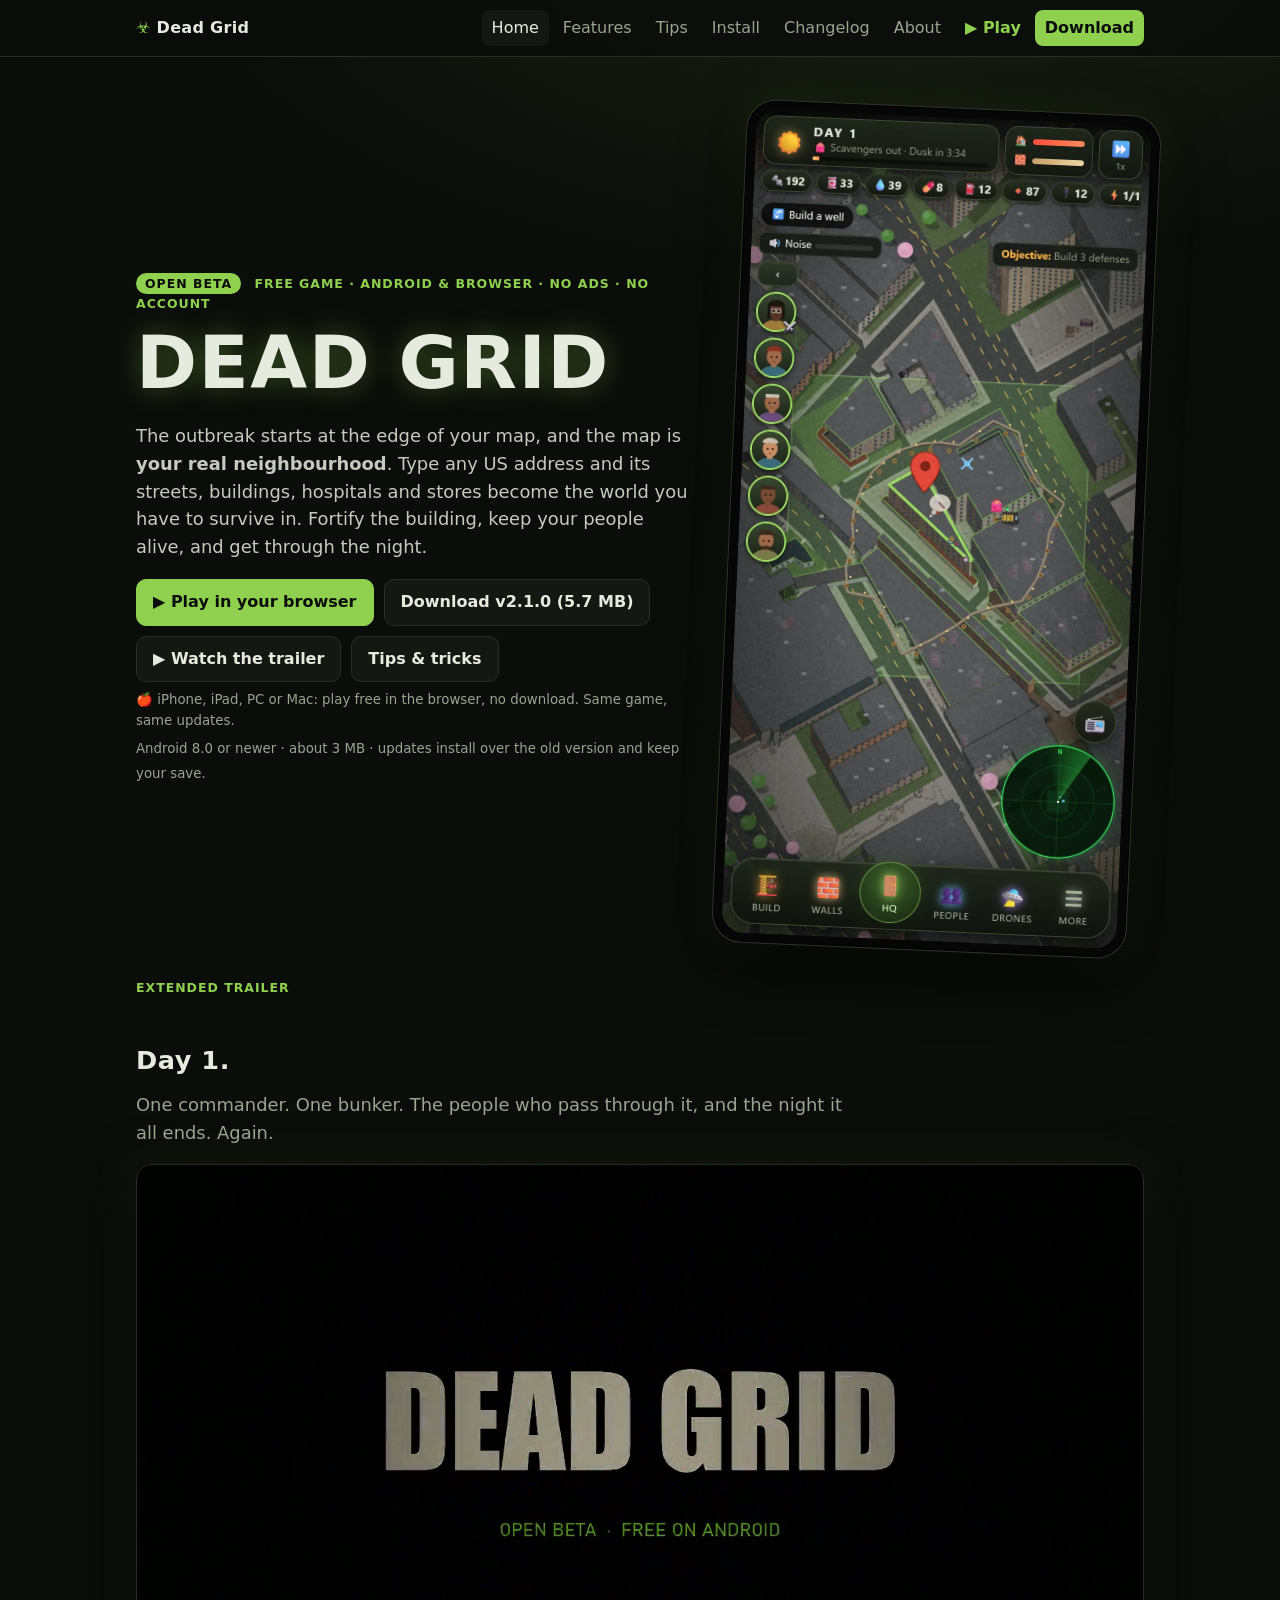
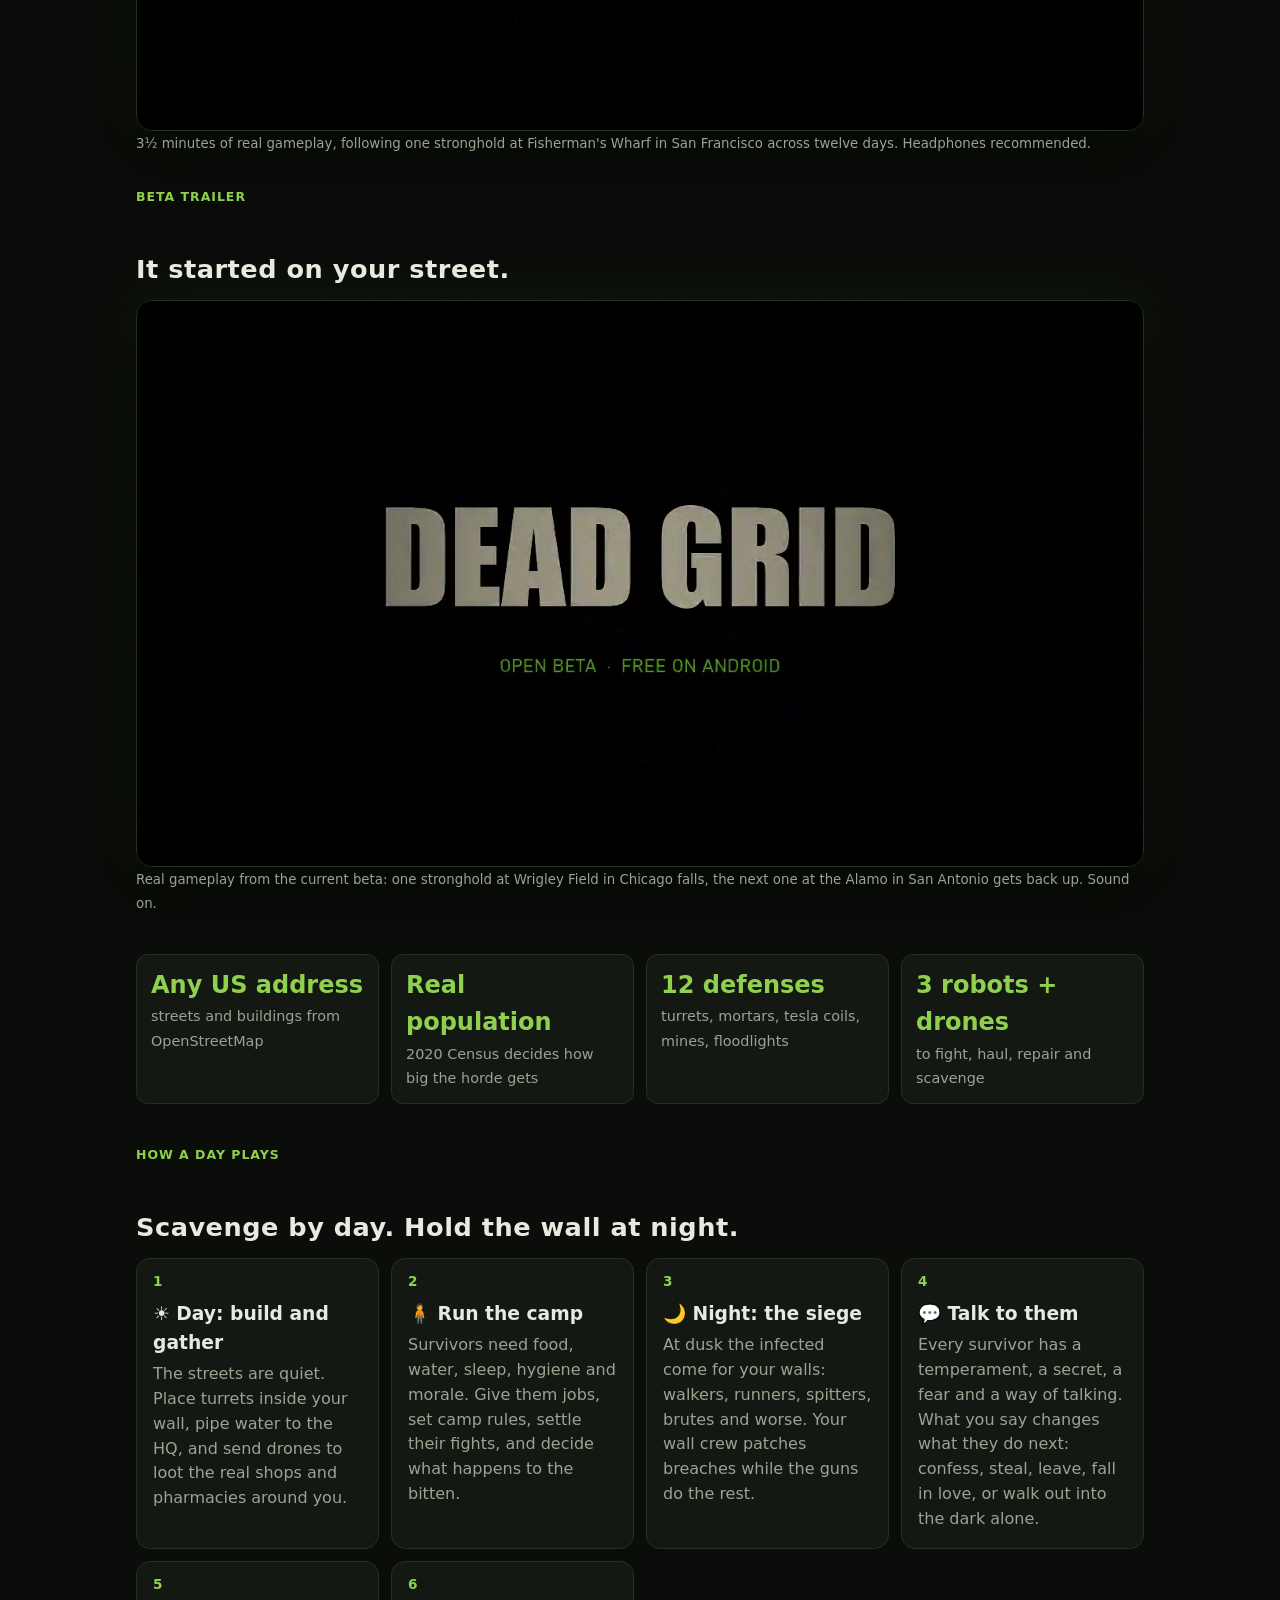
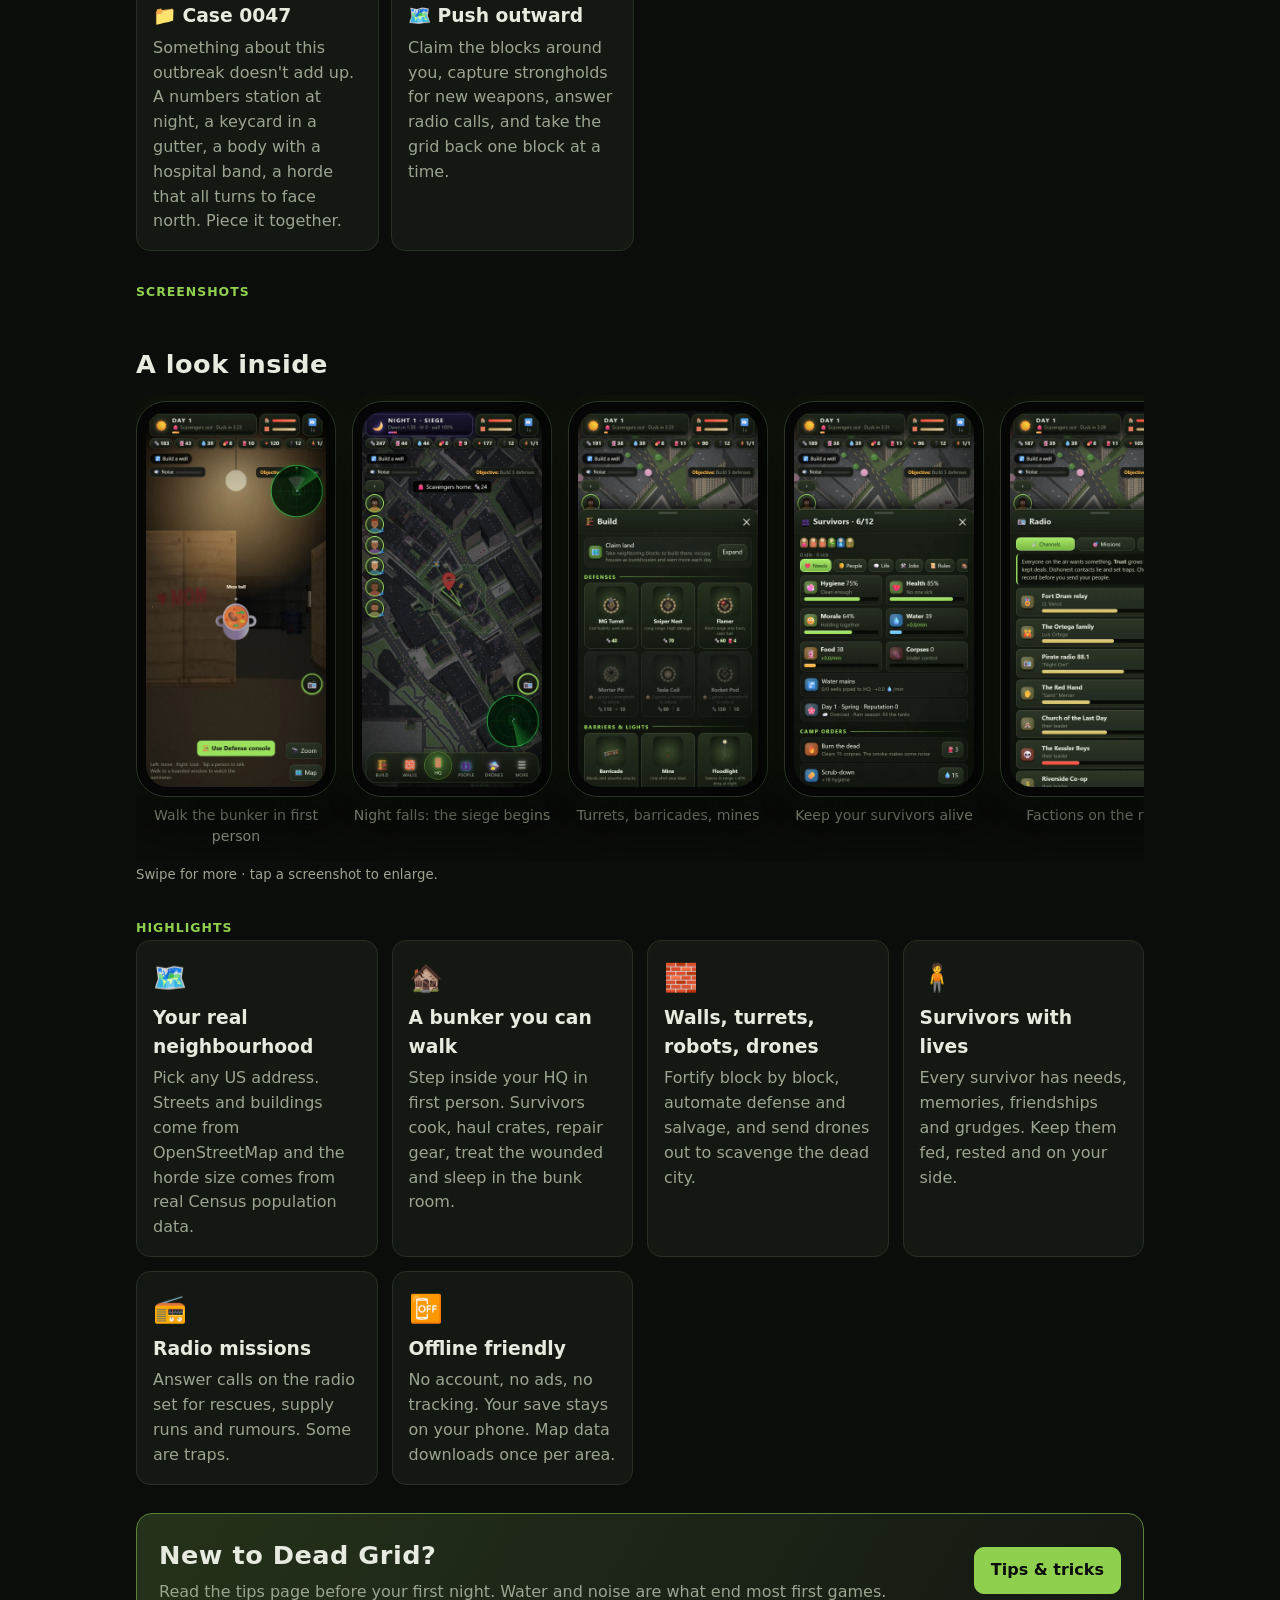
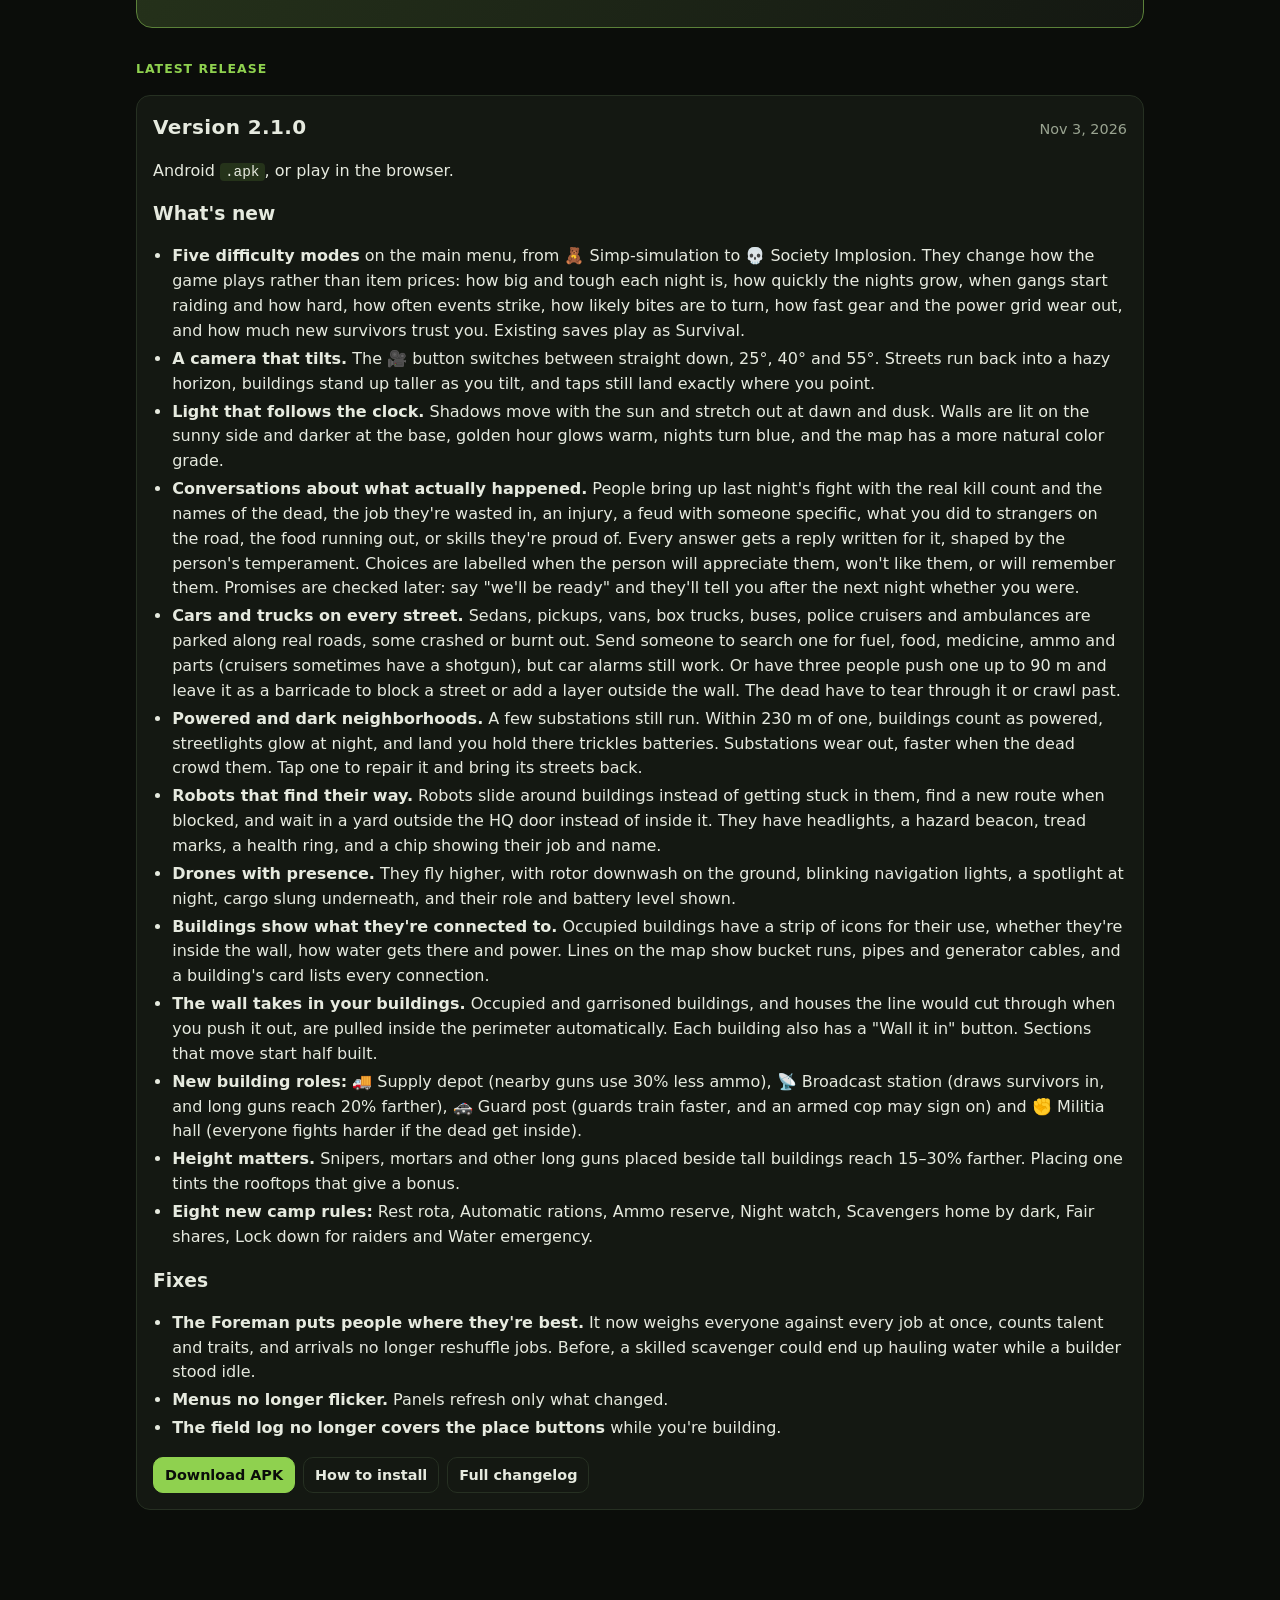
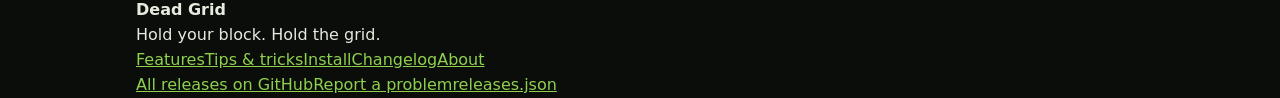
<file: docs/index.html>
<!doctype html>
<html lang="en">
<head>
<meta charset="utf-8">
<meta name="viewport" content="width=device-width, initial-scale=1">
<title>Dead Grid: zombie survival on your real street</title>
<meta name="description" content="Dead Grid is a free zombie survival and tower-defense game for Android played on your real neighbourhood. Real streets from OpenStreetMap, real population from the US Census.">
<meta name="theme-color" content="#0d0f0c">
<meta property="og:title" content="Dead Grid">
<meta property="og:description" content="Zombie survival on your real street. Fortify your HQ, keep your survivors alive, hold the grid.">
<meta property="og:image" content="https://unaveragetech.github.io/dead-grid/img/hq.webp">
<link rel="stylesheet" href="site.css">
</head>
<body>
<div id="site-header"></div>
<main>
<div class="wrap">
  <div class="hero">
    <div>
      <span class="kicker"><span class="beta">Open beta</span> Free game · Android &amp; browser · No ads · No account</span>
      <h1>Dead Grid</h1>
      <p class="lead">The outbreak starts at the edge of your map, and the map is <b>your real neighbourhood</b>. Type any US address and its streets, buildings, hospitals and stores become the world you have to survive in. Fortify the building, keep your people alive, and get through the night.</p>
      <div class="btns">
        <a class="btn primary" href="play/">▶ Play in your browser</a>
        <a class="btn" id="dl" href="download/DeadGrid.apk" download>Download for Android</a>
        <a class="btn" href="#story">▶ Watch the trailer</a>
        <a class="btn" href="tips.html">Tips &amp; tricks</a>
      </div>
      <small style="color:var(--muted);display:block;margin-bottom:4px">🍎 iPhone, iPad, PC or Mac: play free in the browser, no download. Same game, same updates.</small>
      <small id="sub" style="color:var(--muted)">Android 8.0 or newer · about 3 MB · updates install over the old version and keep your save.</small>
    </div>
    <div class="phone tilt"><img src="img/hq.webp" alt="Your HQ on a real street map, with survivors on the left and the build dock below" width="412" height="860"></div>
  </div>

  <section id="story" class="anchor">
    <span class="kicker">Extended trailer</span>
    <h2>Day 1.</h2>
    <p class="lead" style="margin-top:0">One commander. One bunker. The people who pass through it, and the night it all ends. Again.</p>
    <div class="trailer"><video controls playsinline preload="metadata" poster="media/trailer-extended-poster.jpg"><source src="media/trailer-extended.mp4" type="video/mp4">Your browser can't play this video. <a href="media/trailer-extended.mp4">Download the trailer</a>.</video></div>
    <small style="color:var(--muted)">3½ minutes of real gameplay, following one stronghold at Fisherman's Wharf in San Francisco across twelve days. Headphones recommended.</small>
  </section>

  <section id="trailer" class="anchor">
    <span class="kicker">Beta trailer</span>
    <h2>It started on your street.</h2>
    <div class="trailer"><video controls playsinline preload="metadata" poster="media/trailer-poster.jpg?v=3"><source src="media/trailer.mp4?v=3" type="video/mp4">Your browser can't play this video. <a href="media/trailer.mp4">Download the trailer</a>.</video></div>
    <small style="color:var(--muted)">Real gameplay from the current beta: one stronghold at Wrigley Field in Chicago falls, the next one at the Alamo in San Antonio gets back up. Sound on.</small>
  </section>

  <section>
    <div class="stats">
      <div class="stat"><b>Any US address</b><span>streets and buildings from OpenStreetMap</span></div>
      <div class="stat"><b>Real population</b><span>2020 Census decides how big the horde gets</span></div>
      <div class="stat"><b>12 defenses</b><span>turrets, mortars, tesla coils, mines, floodlights</span></div>
      <div class="stat"><b>3 robots + drones</b><span>to fight, haul, repair and scavenge</span></div>
    </div>
  </section>

  <section>
    <span class="kicker">How a day plays</span>
    <h2>Scavenge by day. Hold the wall at night.</h2>
    <div class="loop">
      <div class="card"><h3>☀️ Day: build and gather</h3><p>The streets are quiet. Place turrets inside your wall, pipe water to the HQ, and send drones to loot the real shops and pharmacies around you.</p></div>
      <div class="card"><h3>🧍 Run the camp</h3><p>Survivors need food, water, sleep, hygiene and morale. Give them jobs, set camp rules, settle their fights, and decide what happens to the bitten.</p></div>
      <div class="card"><h3>🌙 Night: the siege</h3><p>At dusk the infected come for your walls: walkers, runners, spitters, brutes and worse. Your wall crew patches breaches while the guns do the rest.</p></div>
      <div class="card"><h3>💬 Talk to them</h3><p>Every survivor has a temperament, a secret, a fear and a way of talking. What you say changes what they do next: confess, steal, leave, fall in love, or walk out into the dark alone.</p></div>
      <div class="card"><h3>📁 Case 0047</h3><p>Something about this outbreak doesn't add up. A numbers station at night, a keycard in a gutter, a body with a hospital band, a horde that all turns to face north. Piece it together.</p></div>
      <div class="card"><h3>🗺️ Push outward</h3><p>Claim the blocks around you, capture strongholds for new weapons, answer radio calls, and take the grid back one block at a time.</p></div>
    </div>
  </section>

  <section>
    <span class="kicker">Screenshots</span>
    <h2>A look inside</h2>
    <div class="strip">
      <figure class="shot"><div class="phone"><img loading="lazy" src="img/bunker1.webp" alt="First-person view of the bunker mess hall with a cooking pot"></div><figcaption>Walk the bunker in first person</figcaption></figure>
      <figure class="shot"><div class="phone"><img loading="lazy" src="img/night0.webp" alt="Night siege on the map"></div><figcaption>Night falls: the siege begins</figcaption></figure>
      <figure class="shot"><div class="phone"><img loading="lazy" src="img/build.webp" alt="Build panel with turrets and barricades"></div><figcaption>Turrets, barricades, mines</figcaption></figure>
      <figure class="shot"><div class="phone"><img loading="lazy" src="img/people.webp" alt="Survivor needs panel"></div><figcaption>Keep your survivors alive</figcaption></figure>
      <figure class="shot"><div class="phone"><img loading="lazy" src="img/radio.webp" alt="Radio channels with factions"></div><figcaption>Factions on the radio</figcaption></figure>
      <figure class="shot"><div class="phone"><img loading="lazy" src="img/drones.webp" alt="Drone fleet panel"></div><figcaption>Scavenging drones</figcaption></figure>
      <figure class="shot"><div class="phone"><img loading="lazy" src="img/start.webp" alt="Start screen asking for an address"></div><figcaption>Start anywhere in the US</figcaption></figure>
    </div>
    <small style="color:var(--muted)">Swipe for more · tap a screenshot to enlarge.</small>
  </section>

  <section>
    <span class="kicker">Highlights</span>
    <div class="grid" id="features"></div>
  </section>

  <section>
    <div class="banner">
      <div><h2>New to Dead Grid?</h2><p style="margin:.3em 0 0;color:var(--muted)">Read the tips page before your first night. Water and noise are what end most first games.</p></div>
      <a class="btn primary" href="tips.html">Tips &amp; tricks</a>
    </div>
  </section>

  <section>
    <span class="kicker">Latest release</span>
    <div id="latest" class="rel"><div class="md"><p>Loading...</p></div></div>
  </section>
</div>
</main>
<div id="site-footer"></div>
<script src="site.js"></script>
<script>
(function () {
  var S = window.Site;
  S.ready.then(function (site) {
    document.getElementById("features").innerHTML = (site.features || []).slice(0, 6).map(function (f) {
      return '<div class="card"><div class="ic">' + S.esc(f.icon || "") + "</div><h3>" + S.esc(f.title) + "</h3><p>" + S.esc(f.text) + "</p></div>";
    }).join("");
  });
  S.releases().then(function (list) {
    var r = list[0], box = document.getElementById("latest");
    if (!r) { box.innerHTML = '<div class="md"><p>No release has been published yet.</p></div>'; return; }
    document.getElementById("dl").href = r.mirror || r.download;
    document.getElementById("dl").textContent = "Download v" + r.version + " (" + S.fmtSize(r.size) + ")";
    box.innerHTML = '<header><h2>Version ' + S.esc(r.version) + '</h2><span class="meta">' + (r.date ? S.fmtDate(r.date) : "") + '</span></header><div class="md">' + S.md(r.notes) + '</div><div class="files"><a class="btn small primary" href="' + (r.mirror || r.download) + '" download>Download APK</a><a class="btn small" href="install.html">How to install</a><a class="btn small" href="changelog.html">Full changelog</a></div>';
  }).catch(function () { document.getElementById("latest").innerHTML = '<div class="md"><p>Couldn\'t load the release list.</p></div>'; });
})();
</script>
</body>
</html>
</file>
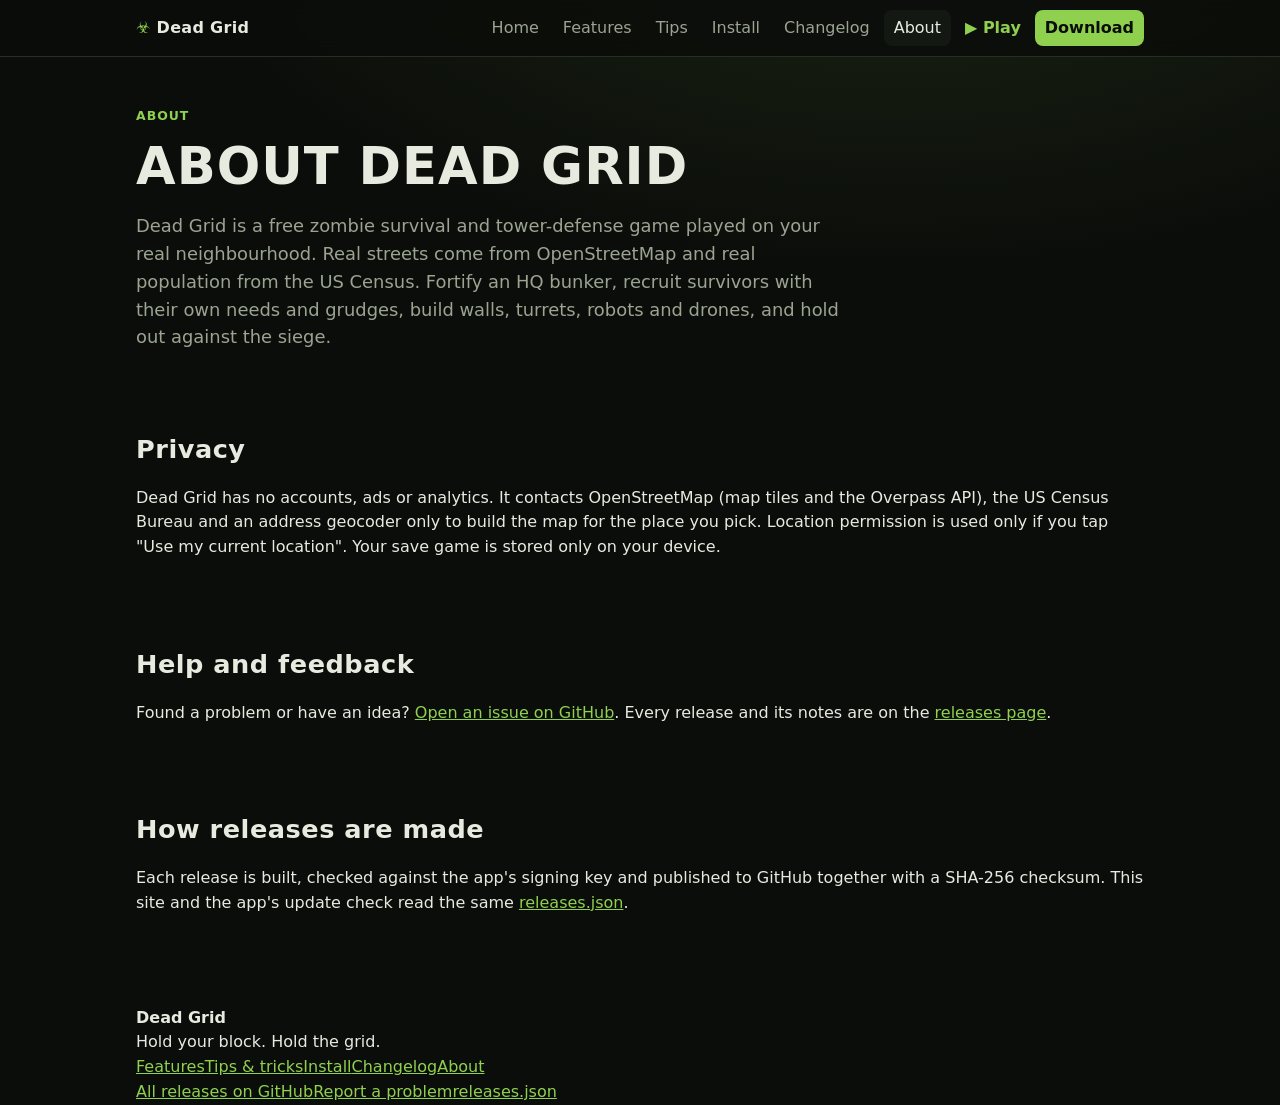
<file: docs/about.html>
<!doctype html>
<html lang="en">
<head>
<meta charset="utf-8">
<meta name="viewport" content="width=device-width, initial-scale=1">
<title>About Dead Grid</title>
<meta name="description" content="About Dead Grid, privacy and where to get help.">
<meta name="theme-color" content="#0d0f0c">
<link rel="stylesheet" href="site.css">
</head>
<body>
<div id="site-header"></div>
<main>
<div class="wrap">
  <div class="pagehead">
    <span class="kicker">About</span>
    <h1>About Dead Grid</h1>
    <p class="lead">Dead Grid is a free zombie survival and tower-defense game played on your real neighbourhood. Real streets come from OpenStreetMap and real population from the US Census. Fortify an HQ bunker, recruit survivors with their own needs and grudges, build walls, turrets, robots and drones, and hold out against the siege.</p>
  </div>

  <section id="privacy">
    <h2>Privacy</h2>
    <p id="privacy-text">Dead Grid has no accounts, ads or analytics. It contacts OpenStreetMap (map tiles and the Overpass API), the US Census Bureau and an address geocoder only to build the map for the place you pick. Location permission is used only if you tap &quot;Use my current location&quot;. Your save game is stored only on your device.</p>
  </section>

  <section>
    <h2>Help and feedback</h2>
    <p>Found a problem or have an idea? <a id="issues" href="#">Open an issue on GitHub</a>. Every release and its notes are on the <a id="releases" href="#">releases page</a>.</p>
  </section>

  <section>
    <h2>How releases are made</h2>
    <p>Each release is built, checked against the app's signing key and published to GitHub together with a SHA-256 checksum. This site and the app's update check read the same <a href="releases.json">releases.json</a>.</p>
  </section>
</div>
</main>
<div id="site-footer"></div>
<script src="site.js"></script>
<script>
window.Site.ready.then(function (site) {
  document.getElementById("issues").href = site.repo + "/issues";
  document.getElementById("releases").href = site.repo + "/releases";
  if (site.privacy) document.getElementById("privacy-text").textContent = site.privacy;
});
</script>
</body>
</html>
</file>
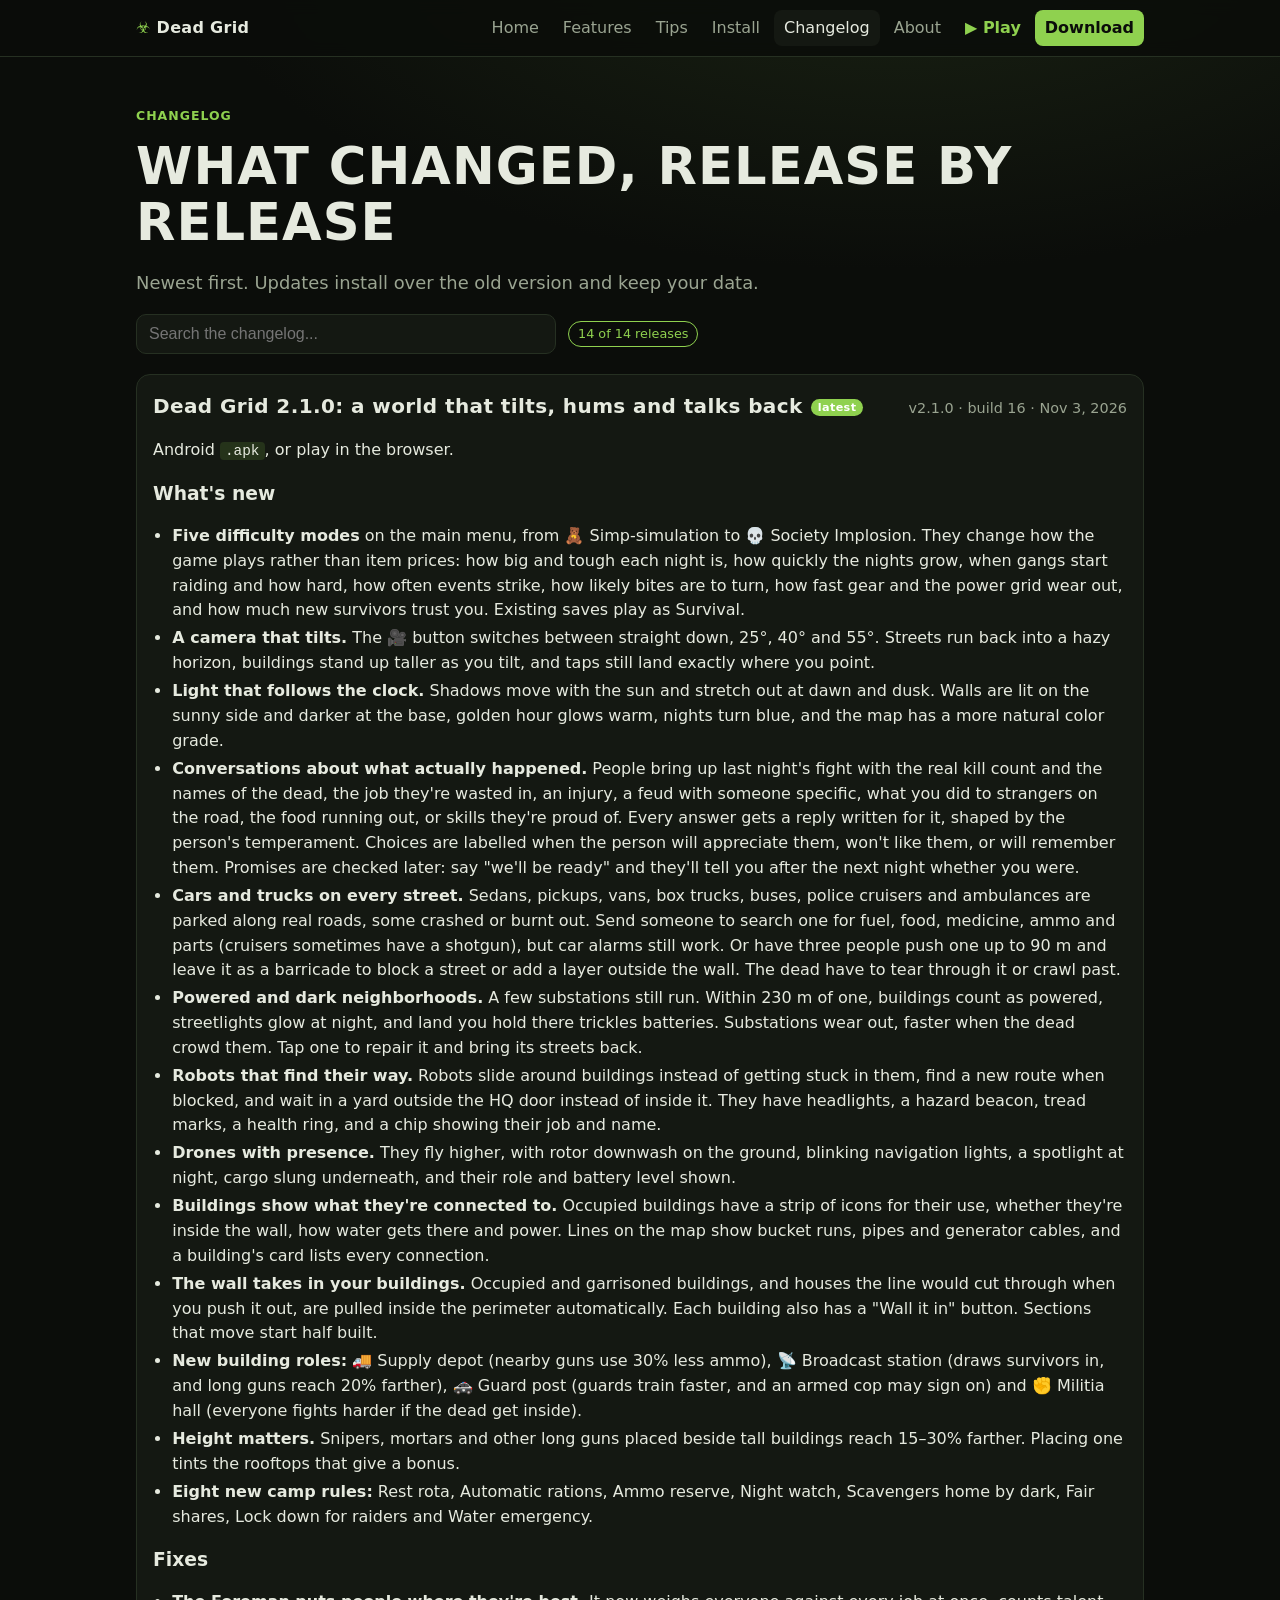
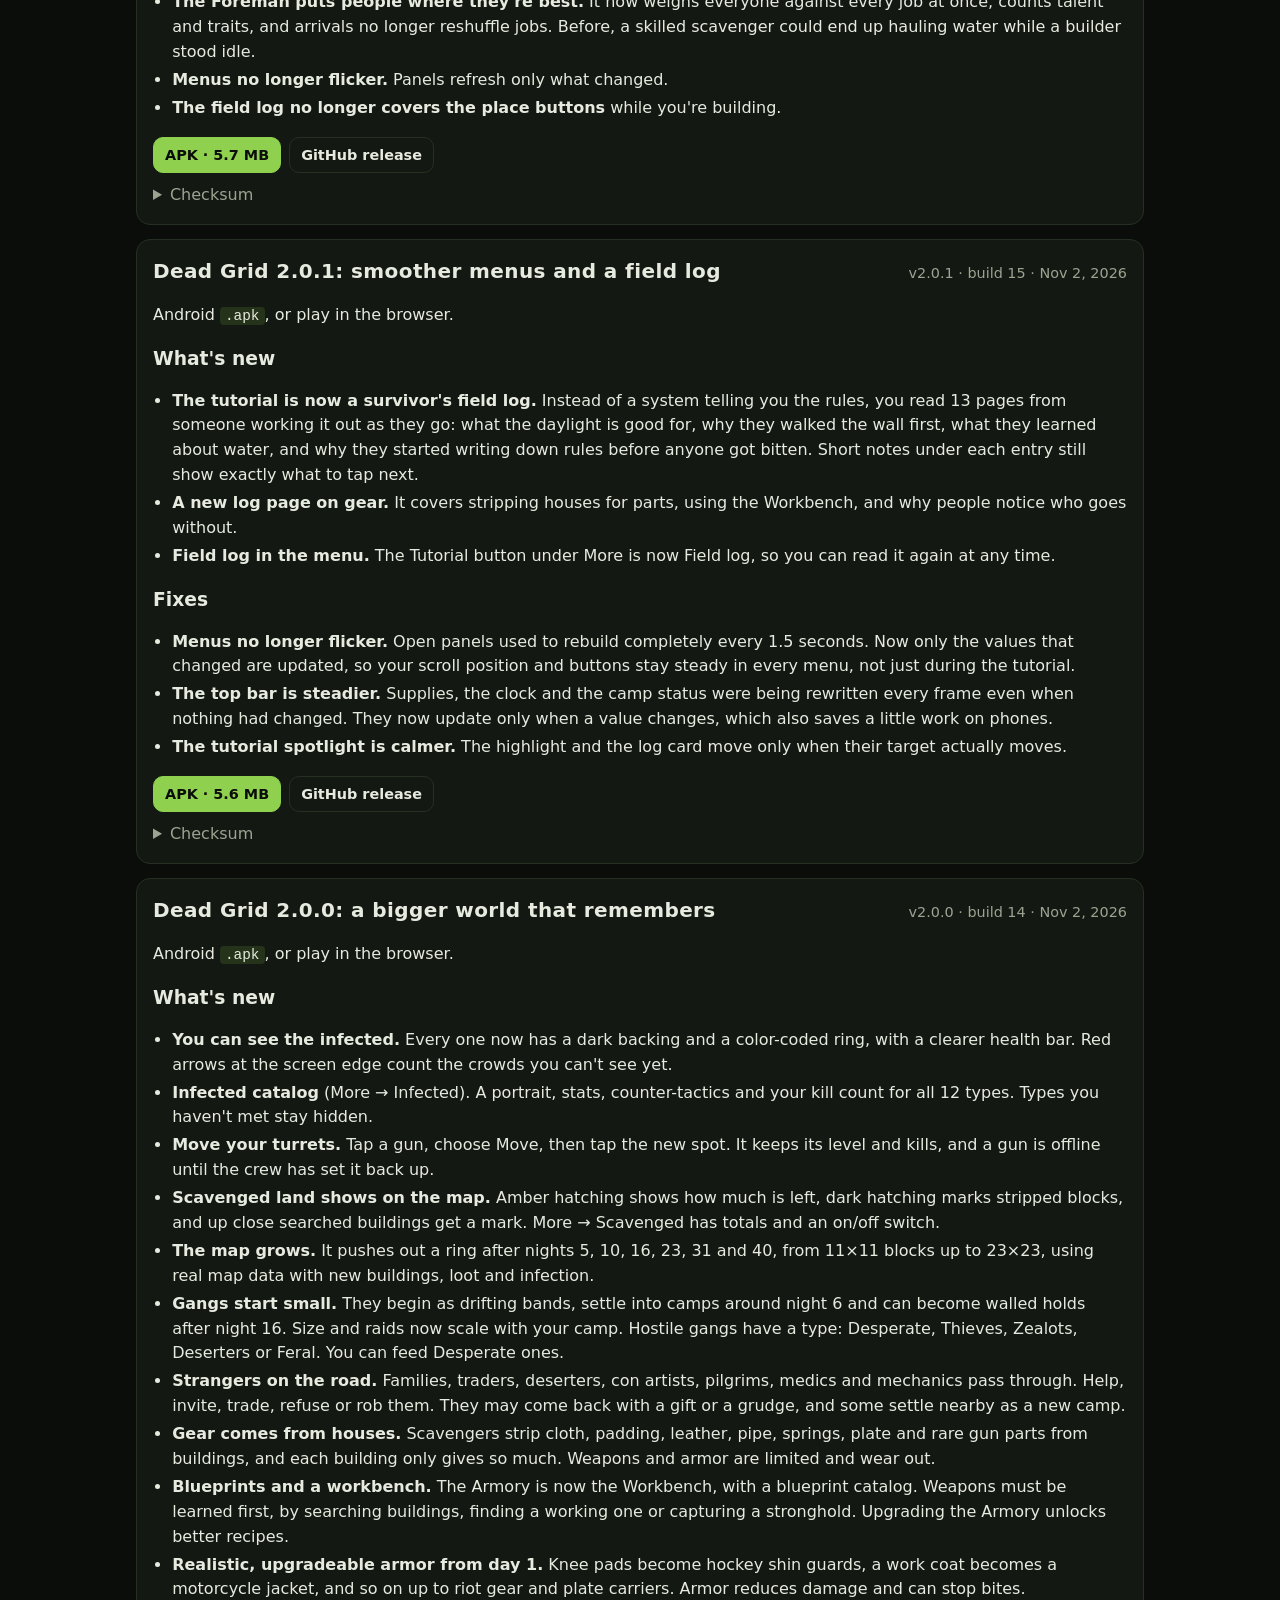
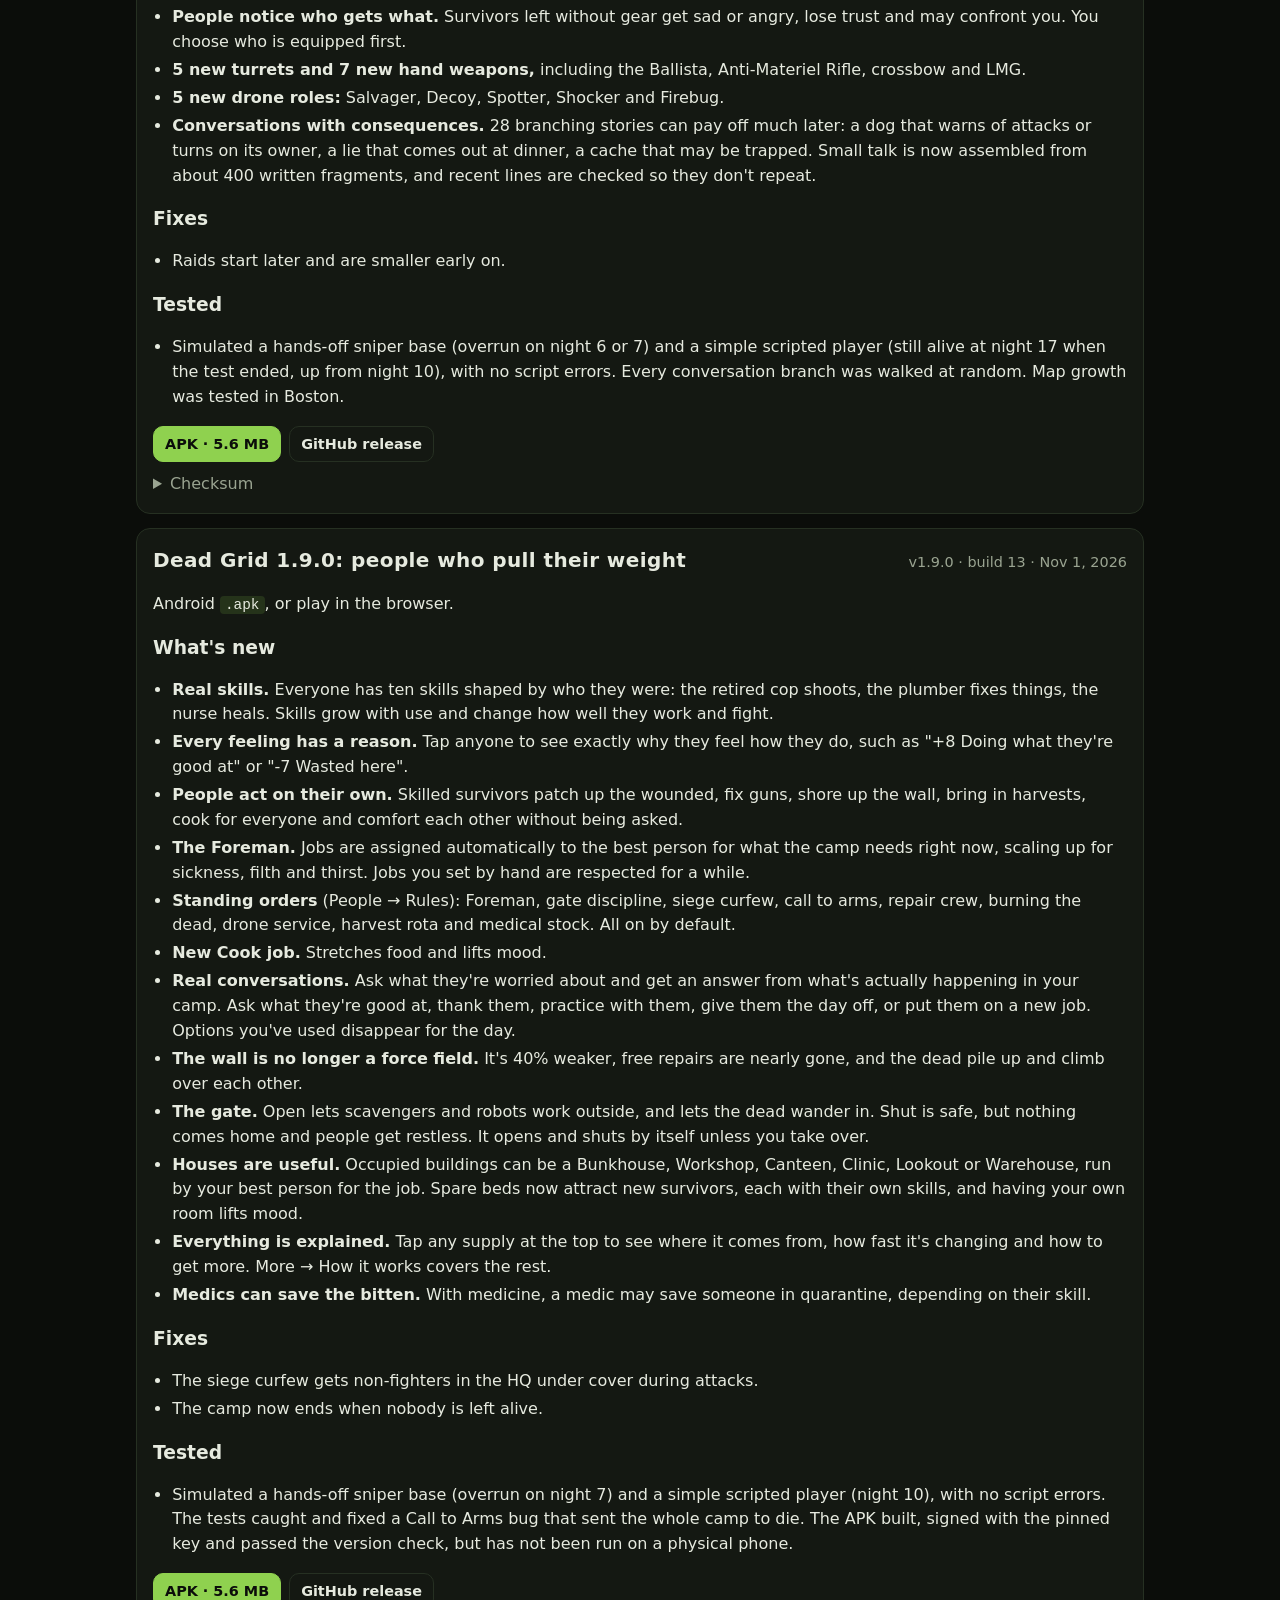
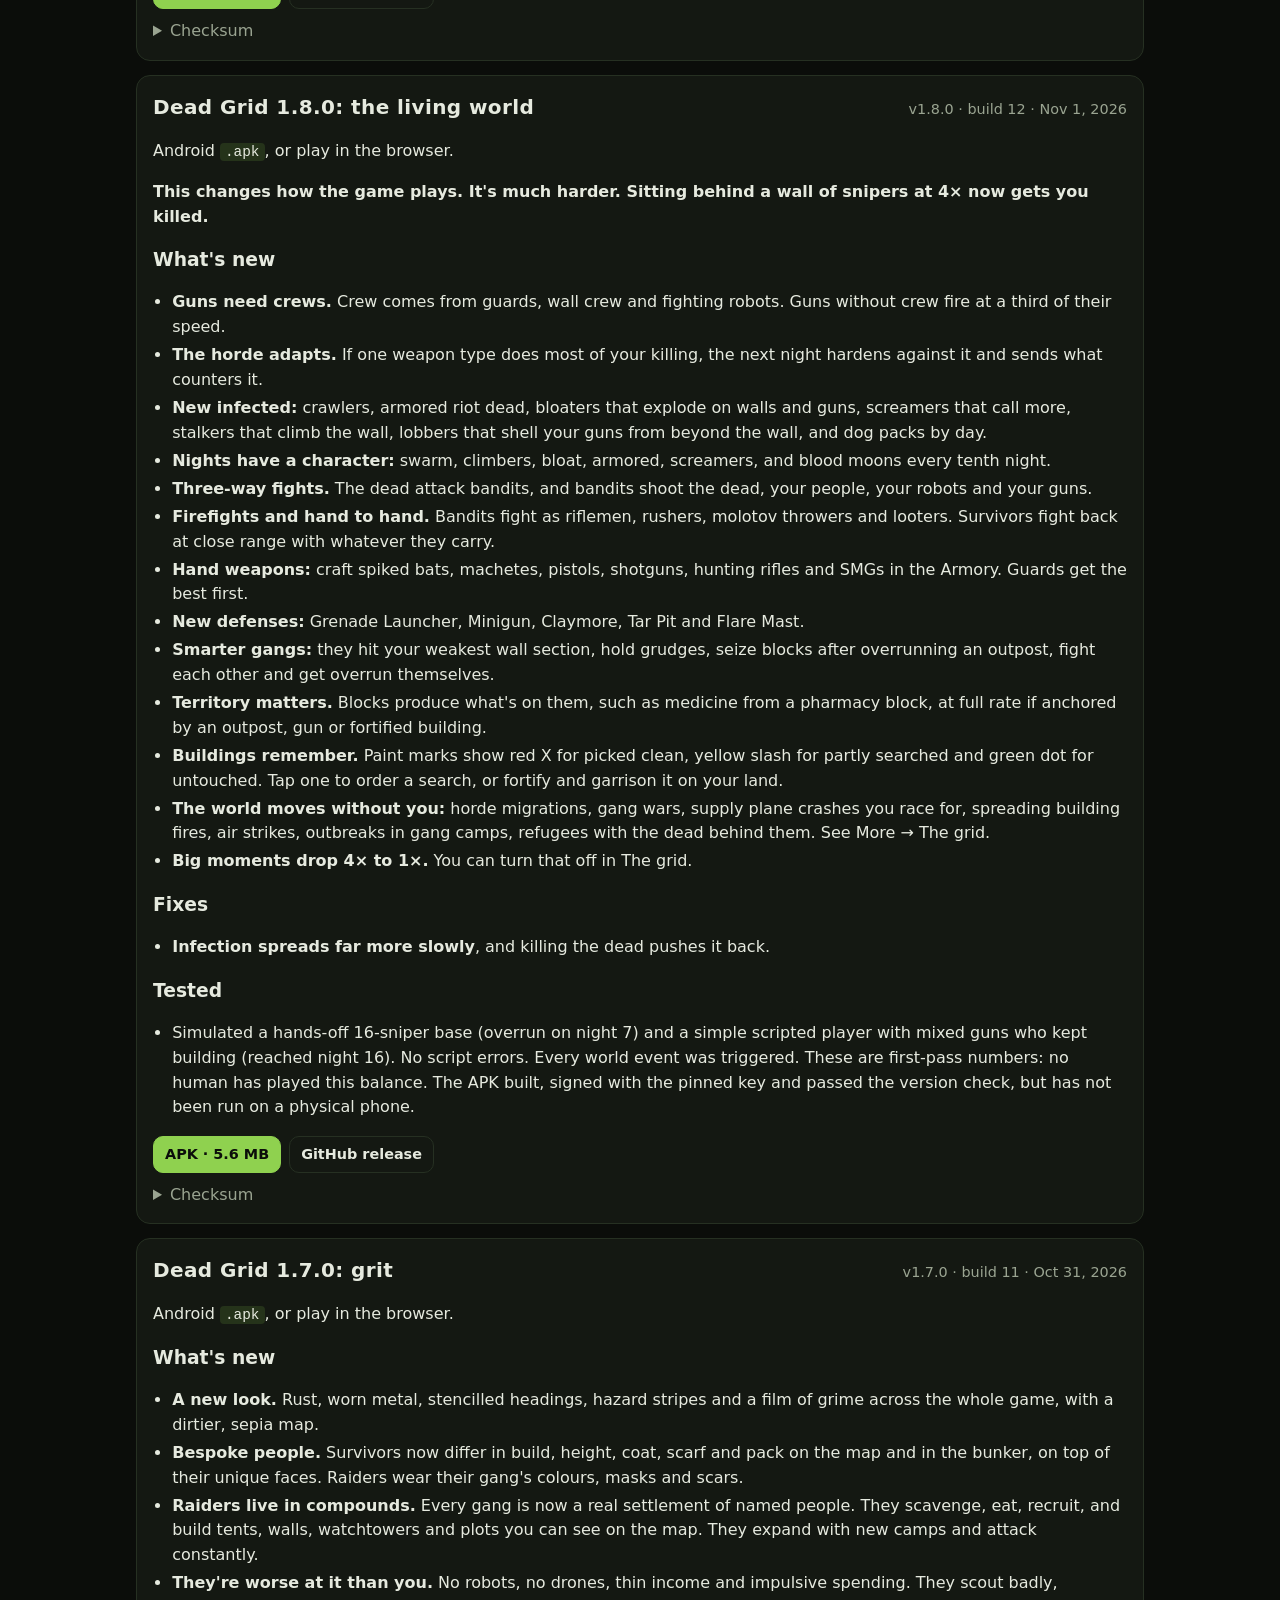
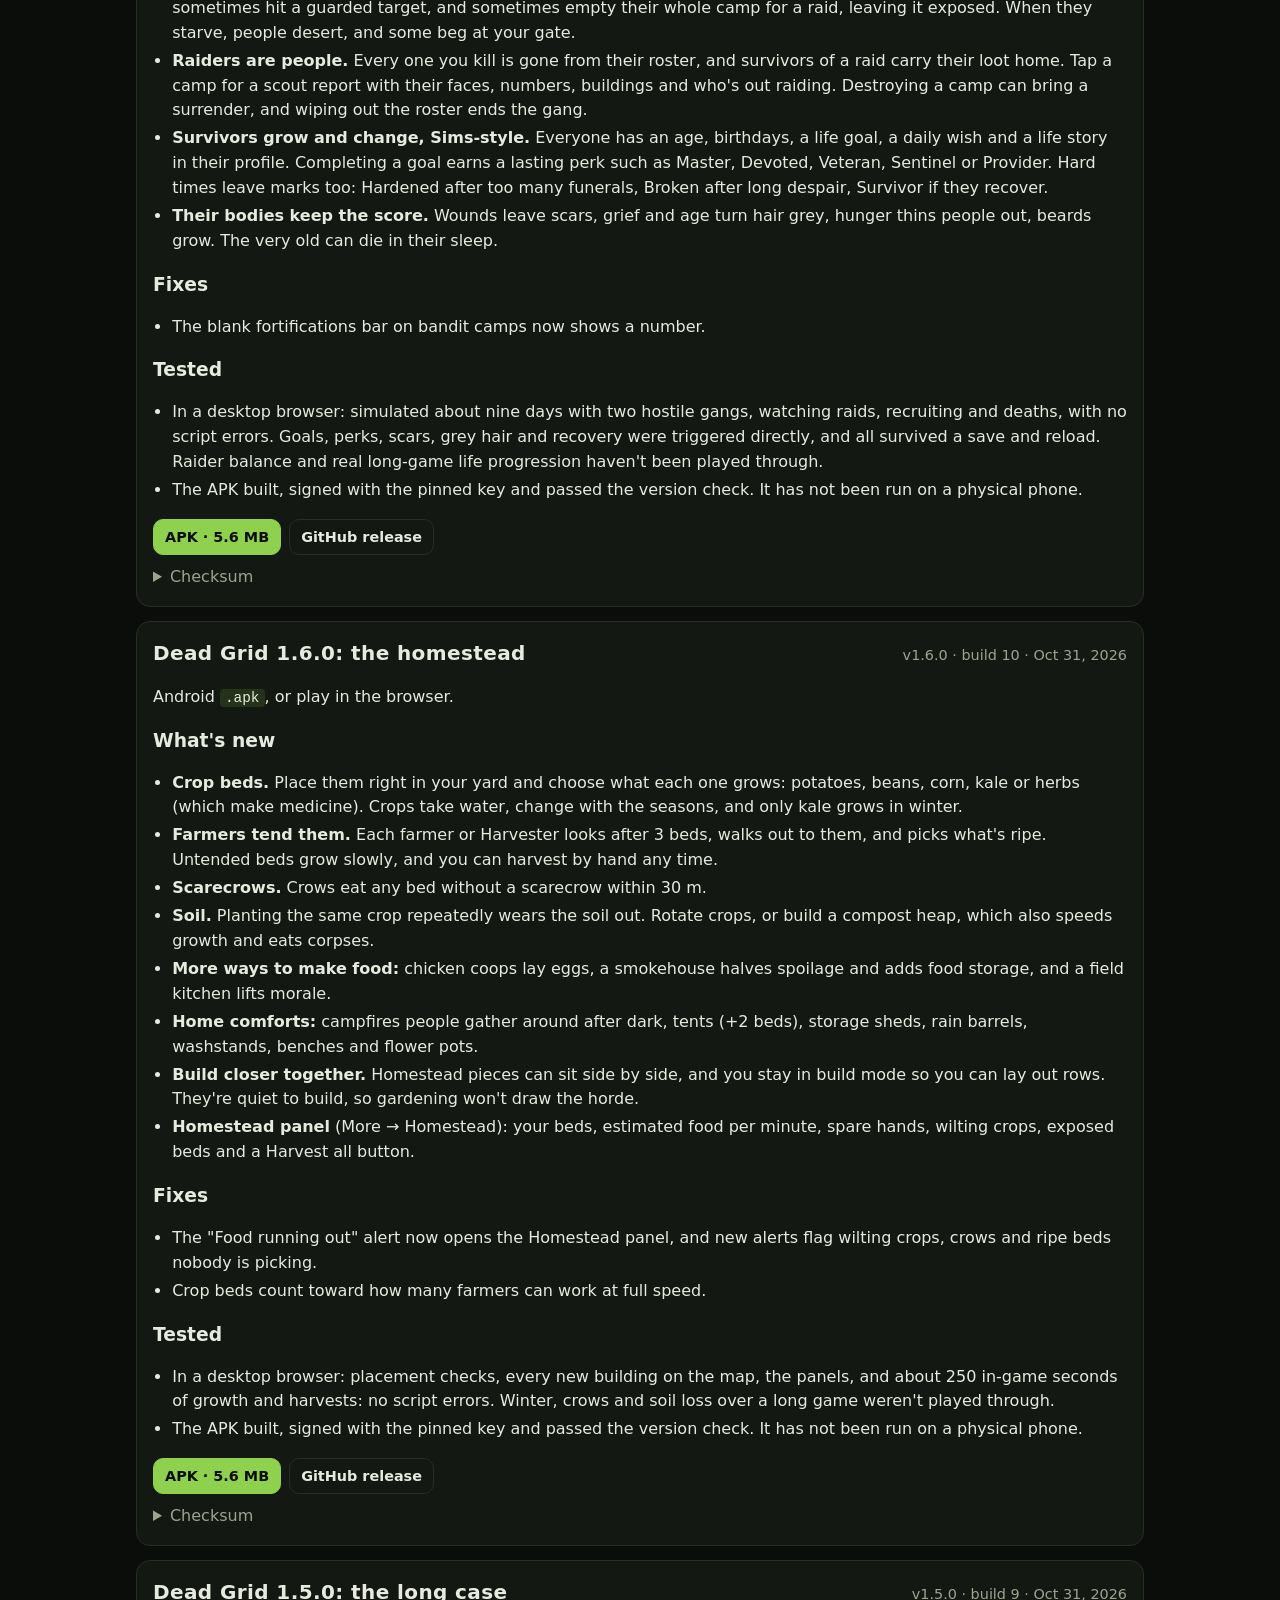
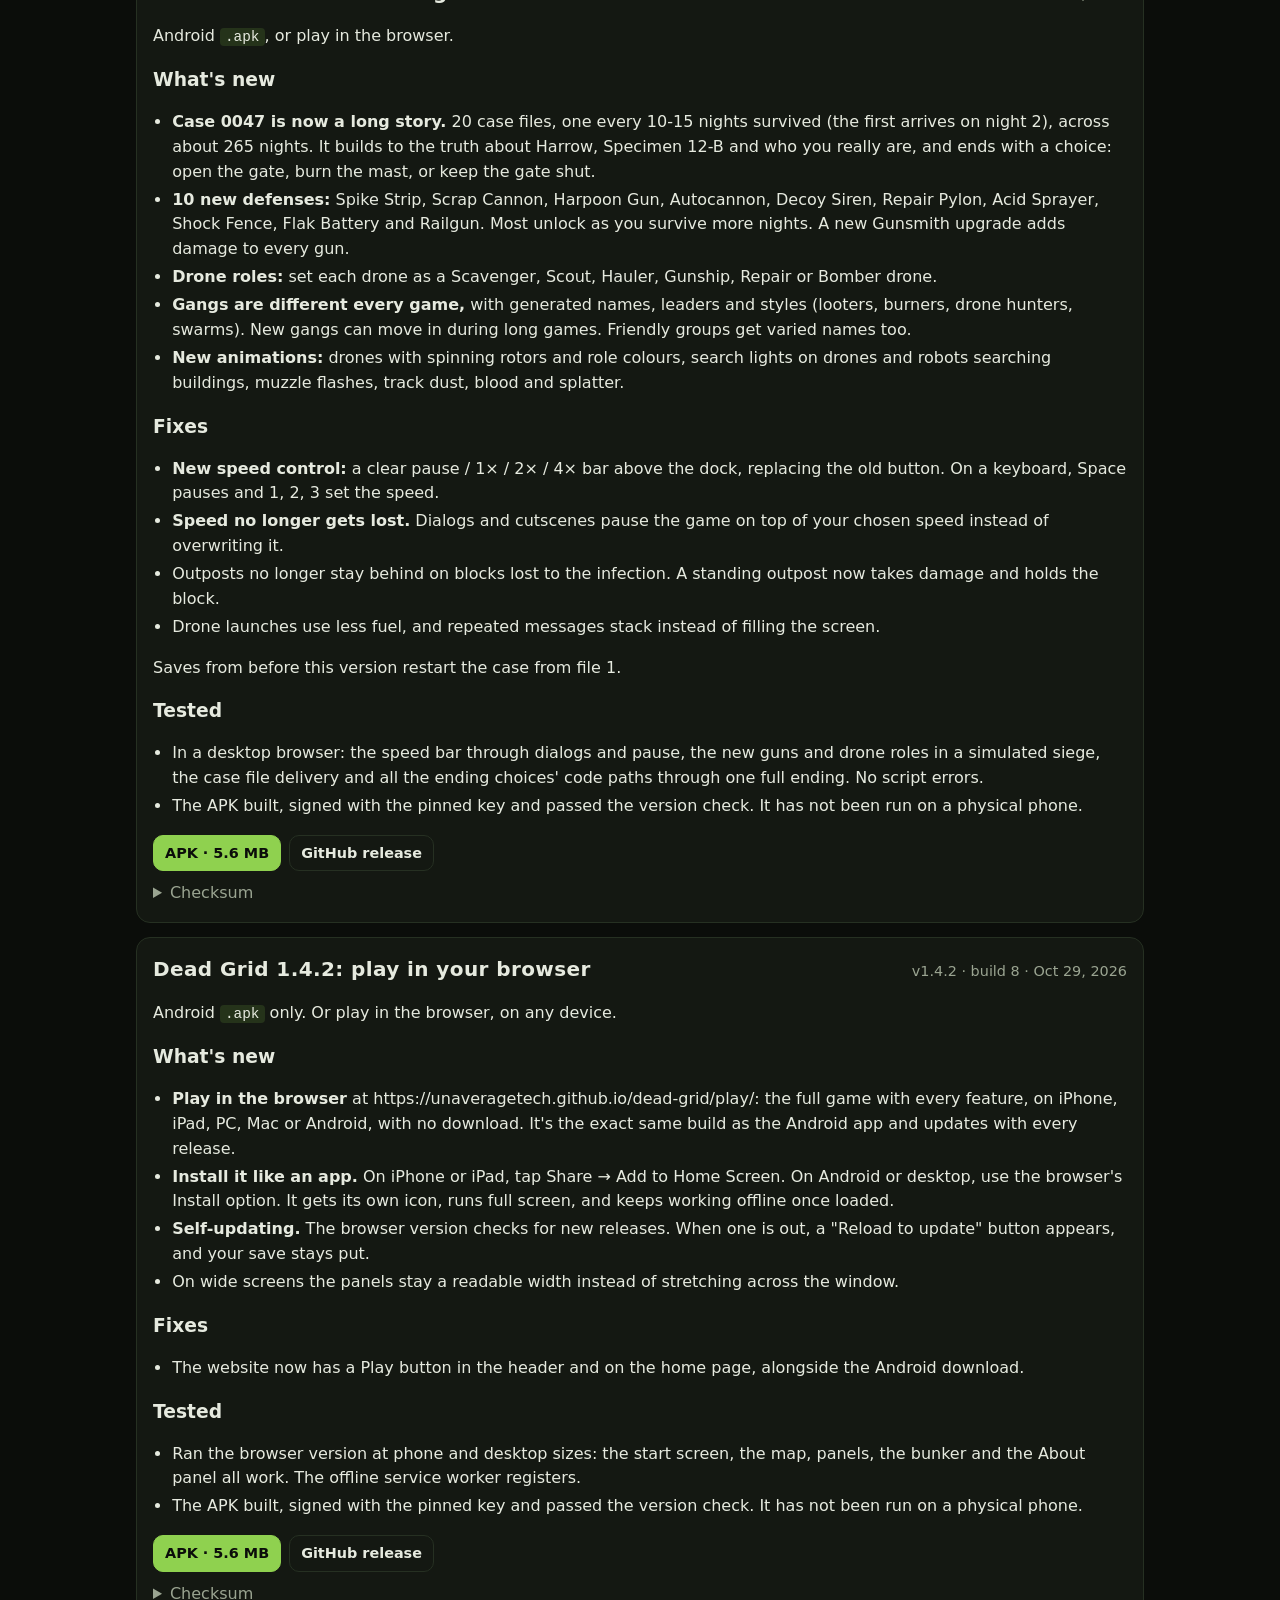
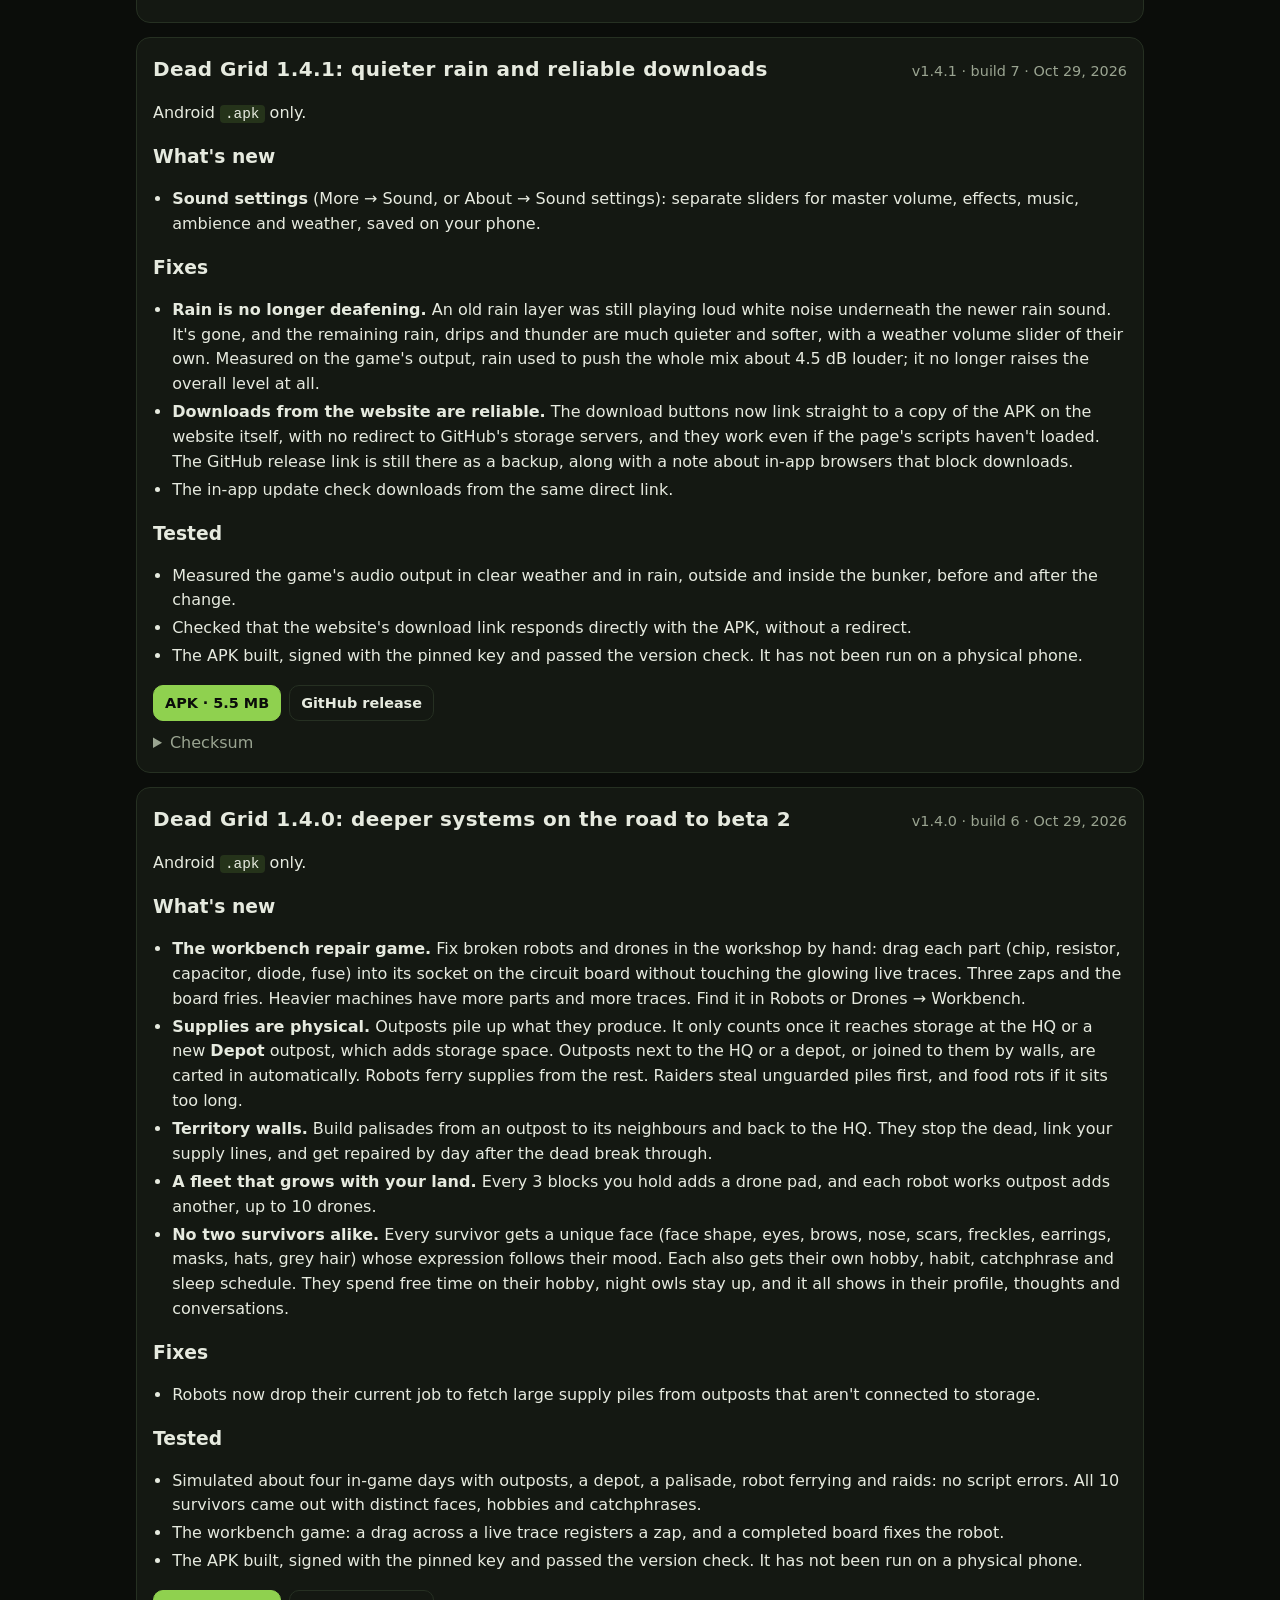
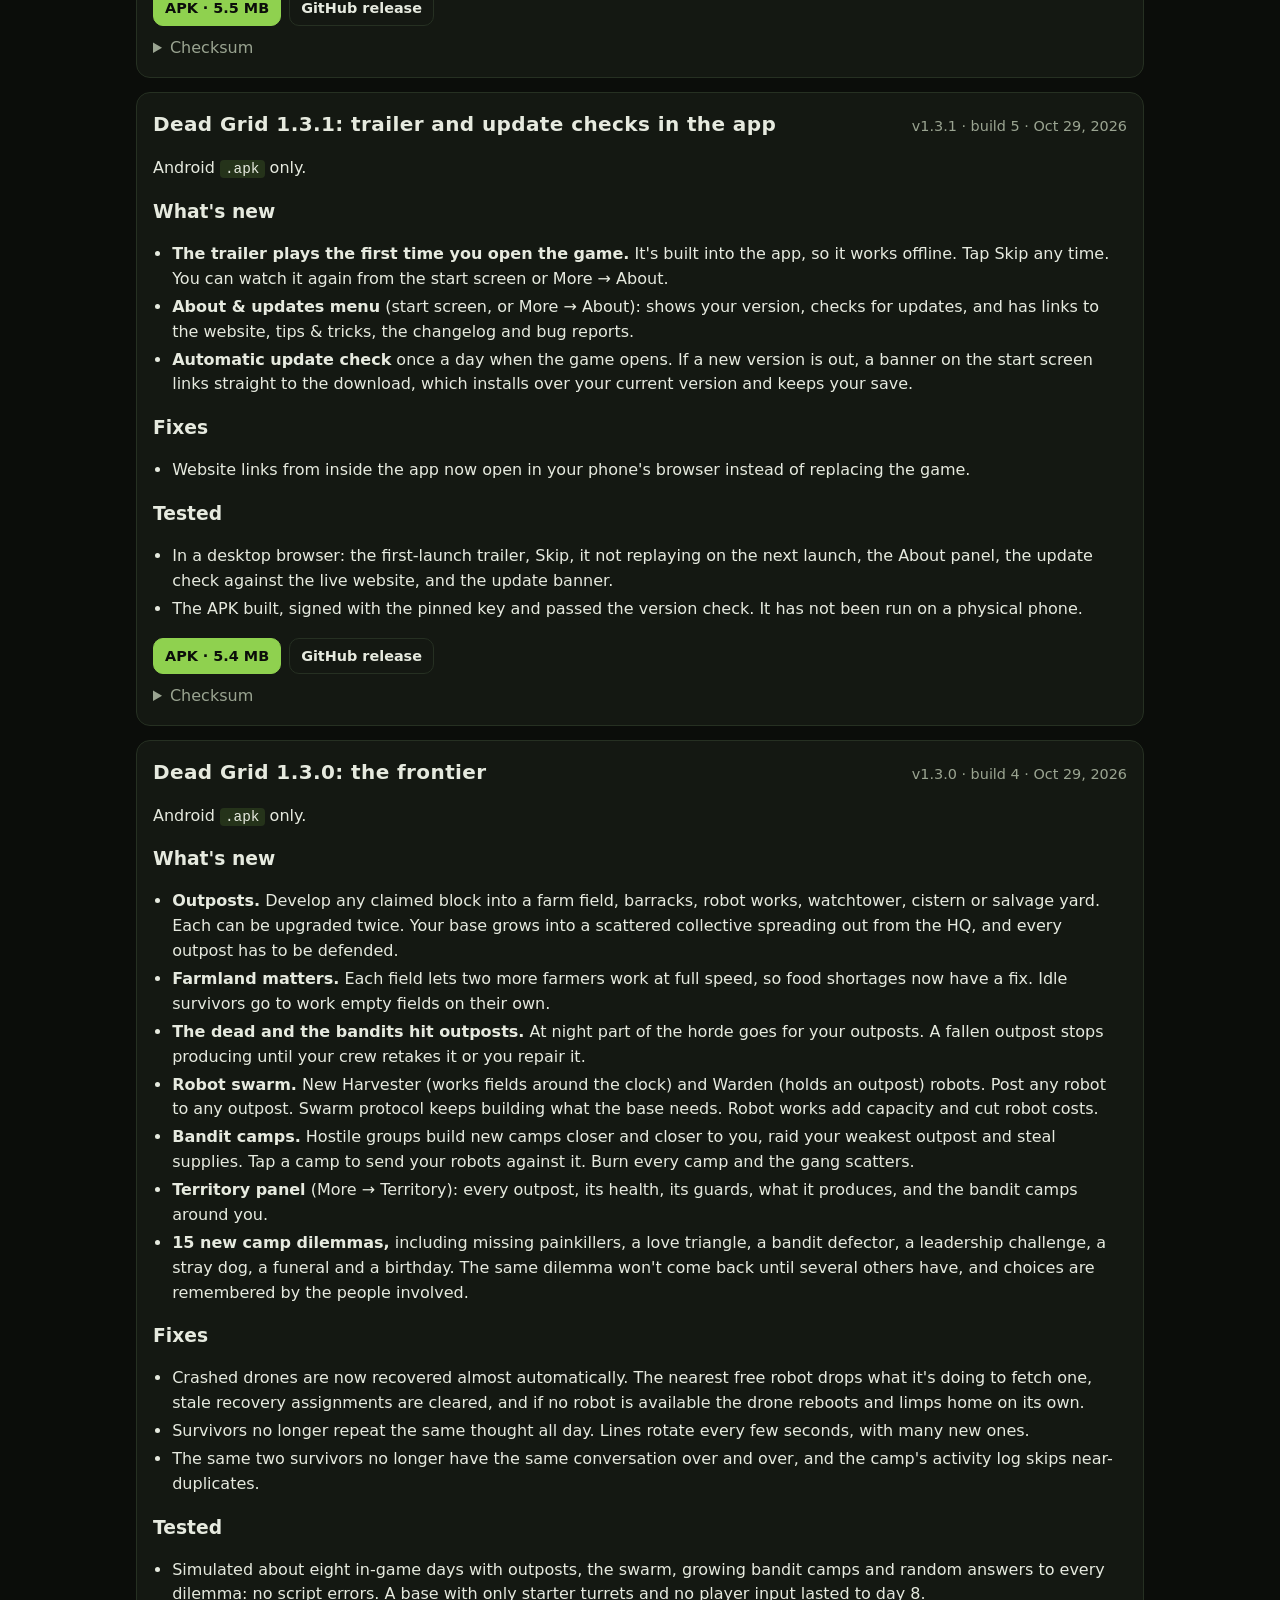
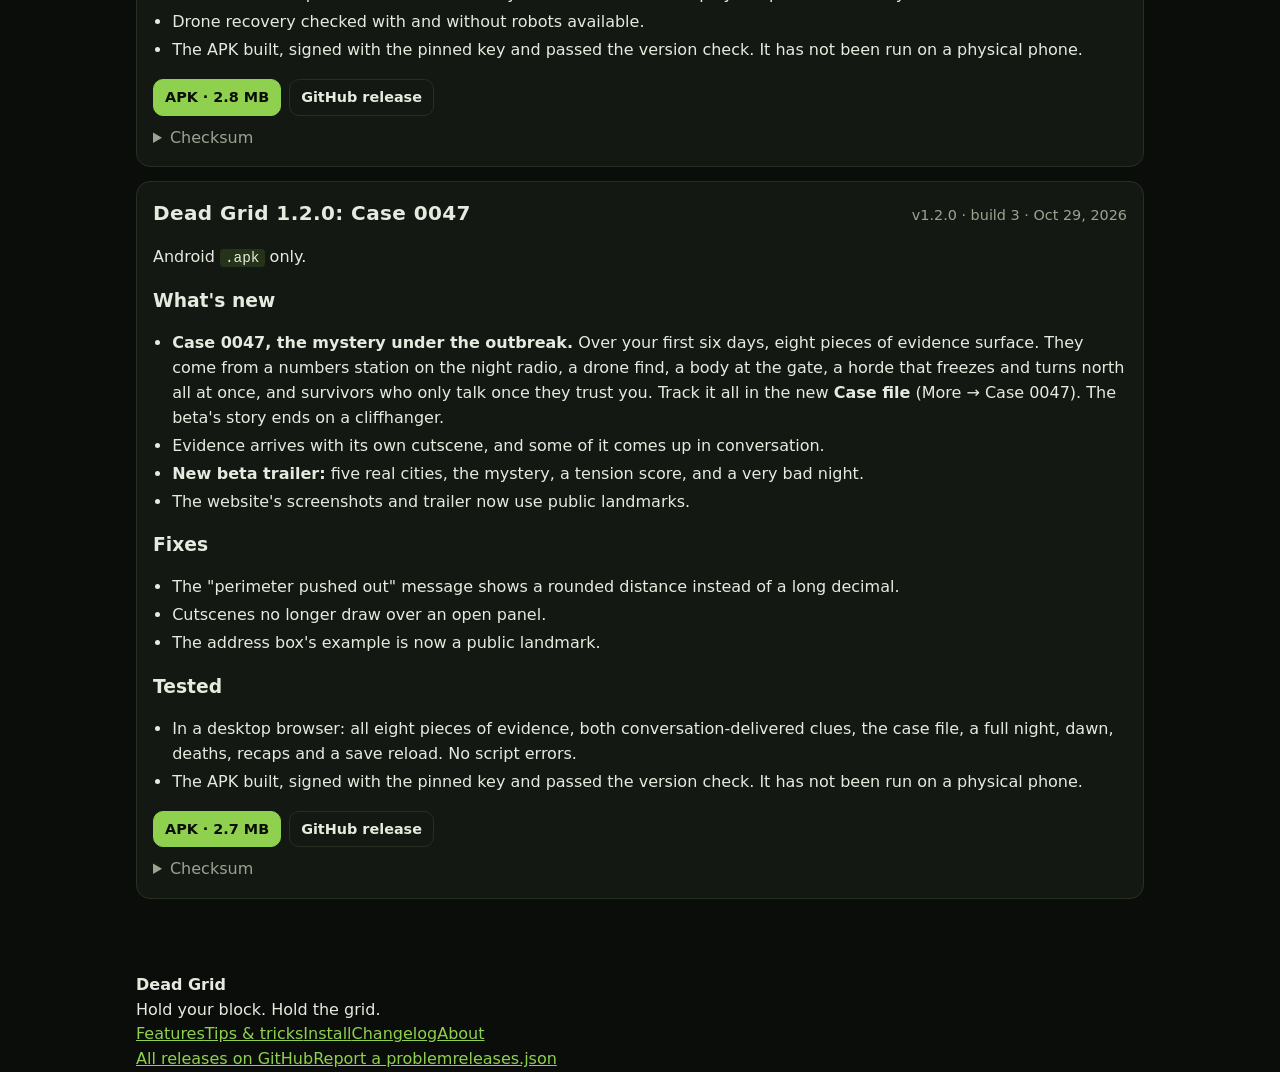
<file: docs/changelog.html>
<!doctype html>
<html lang="en">
<head>
<meta charset="utf-8">
<meta name="viewport" content="width=device-width, initial-scale=1">
<title>Dead Grid changelog</title>
<meta name="description" content="Every Dead Grid release with notes, sizes, checksums and download links.">
<meta name="theme-color" content="#0d0f0c">
<link rel="stylesheet" href="site.css">
</head>
<body>
<div id="site-header"></div>
<main>
<div class="wrap">
  <div class="pagehead">
    <span class="kicker">Changelog</span>
    <h1>What changed, release by release</h1>
    <p class="lead">Newest first. Updates install over the old version and keep your data.</p>
    <div class="filter"><input class="search" id="q" type="search" placeholder="Search the changelog..."><span class="pill green" id="count"></span></div>
  </div>
  <div id="list"><div class="rel"><div class="md"><p>Loading...</p></div></div></div>
</div>
</main>
<div id="site-footer"></div>
<script src="site.js"></script>
<script>
(function () {
  var S = window.Site, all = [];
  function title(r) {
    var l = (r.notes || "").split(/\r?\n/).filter(function (x) { return /^##?\s/.test(x) && !/^###/.test(x); })[0];
    return l ? l.replace(/^#+\s*/, "") : "Version " + r.version;
  }
  function paint() {
    var q = document.getElementById("q").value.trim().toLowerCase();
    var list = all.filter(function (r) { return !q || (r.notes || "").toLowerCase().indexOf(q) >= 0 || r.version.indexOf(q) >= 0; });
    document.getElementById("count").textContent = list.length + " of " + all.length + " releases";
    document.getElementById("list").innerHTML = list.map(function (r) {
      var isNew = all[0] === r;
      return '<article class="rel" id="v' + r.version + '"><header><h2>' + S.esc(title(r)) + (isNew ? '<span class="tag">latest</span>' : "") + '</h2><span class="meta">v' + S.esc(r.version) + " &middot; build " + (r.versionCode || "?") + (r.date ? " &middot; " + S.fmtDate(r.date) : "") + "</span></header>" +
        '<div class="md">' + S.md(r.notes) + "</div>" +
        '<div class="files"><a class="btn small primary" href="' + r.download + '">APK &middot; ' + S.fmtSize(r.size) + '</a><a class="btn small" href="' + r.url + '">GitHub release</a></div>' +
        '<details><summary>Checksum</summary><p style="word-break:break-all;font:12px ui-monospace,monospace">SHA-256<br>' + S.esc(r.sha256) + "</p></details></article>";
    }).join("") || '<div class="rel"><div class="md"><p>Nothing matches that.</p></div></div>';
    if (location.hash && !q) { var e = document.getElementById(location.hash.slice(1)); if (e) e.scrollIntoView(); }
  }
  S.releases().then(function (l) { all = l; paint(); document.getElementById("q").addEventListener("input", paint); })
    .catch(function () { document.getElementById("list").innerHTML = '<div class="rel"><div class="md"><p>Couldn\'t load the changelog. See the GitHub releases page.</p></div></div>'; });
})();
</script>
</body>
</html>
</file>
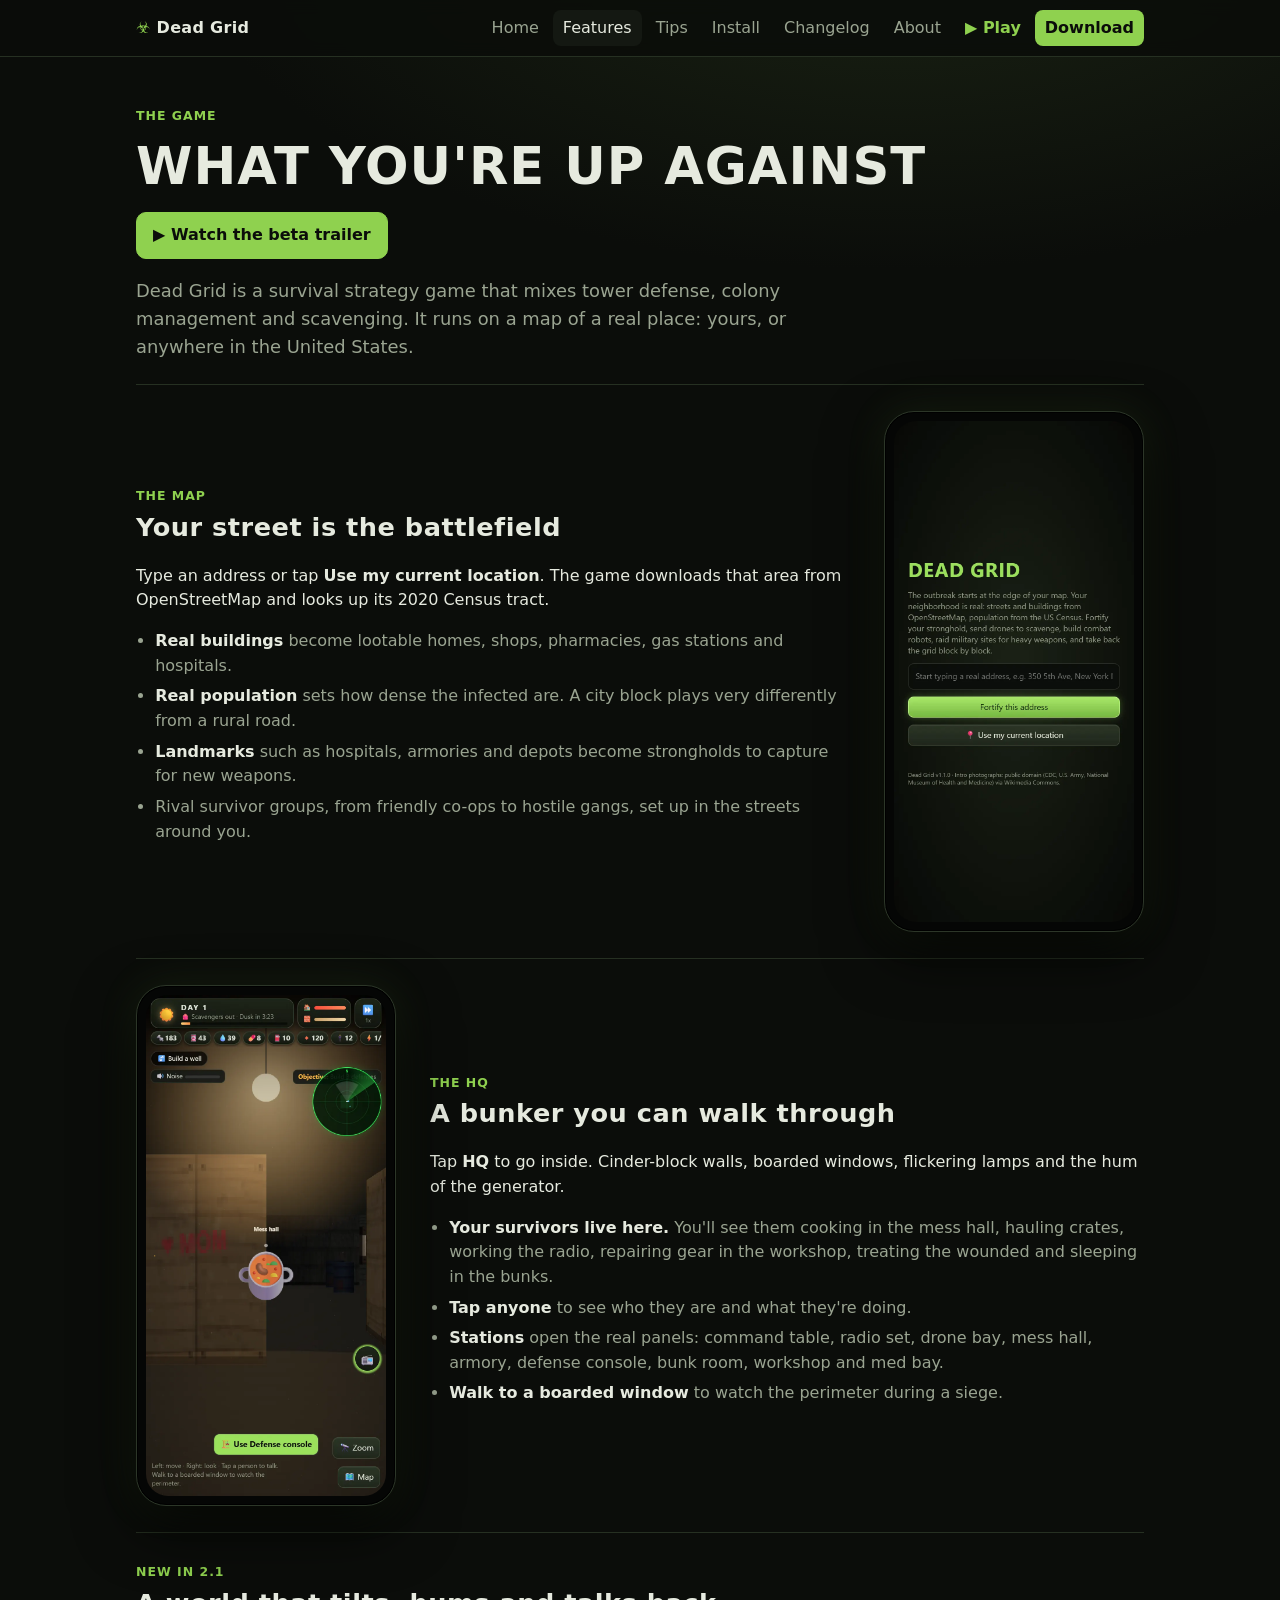
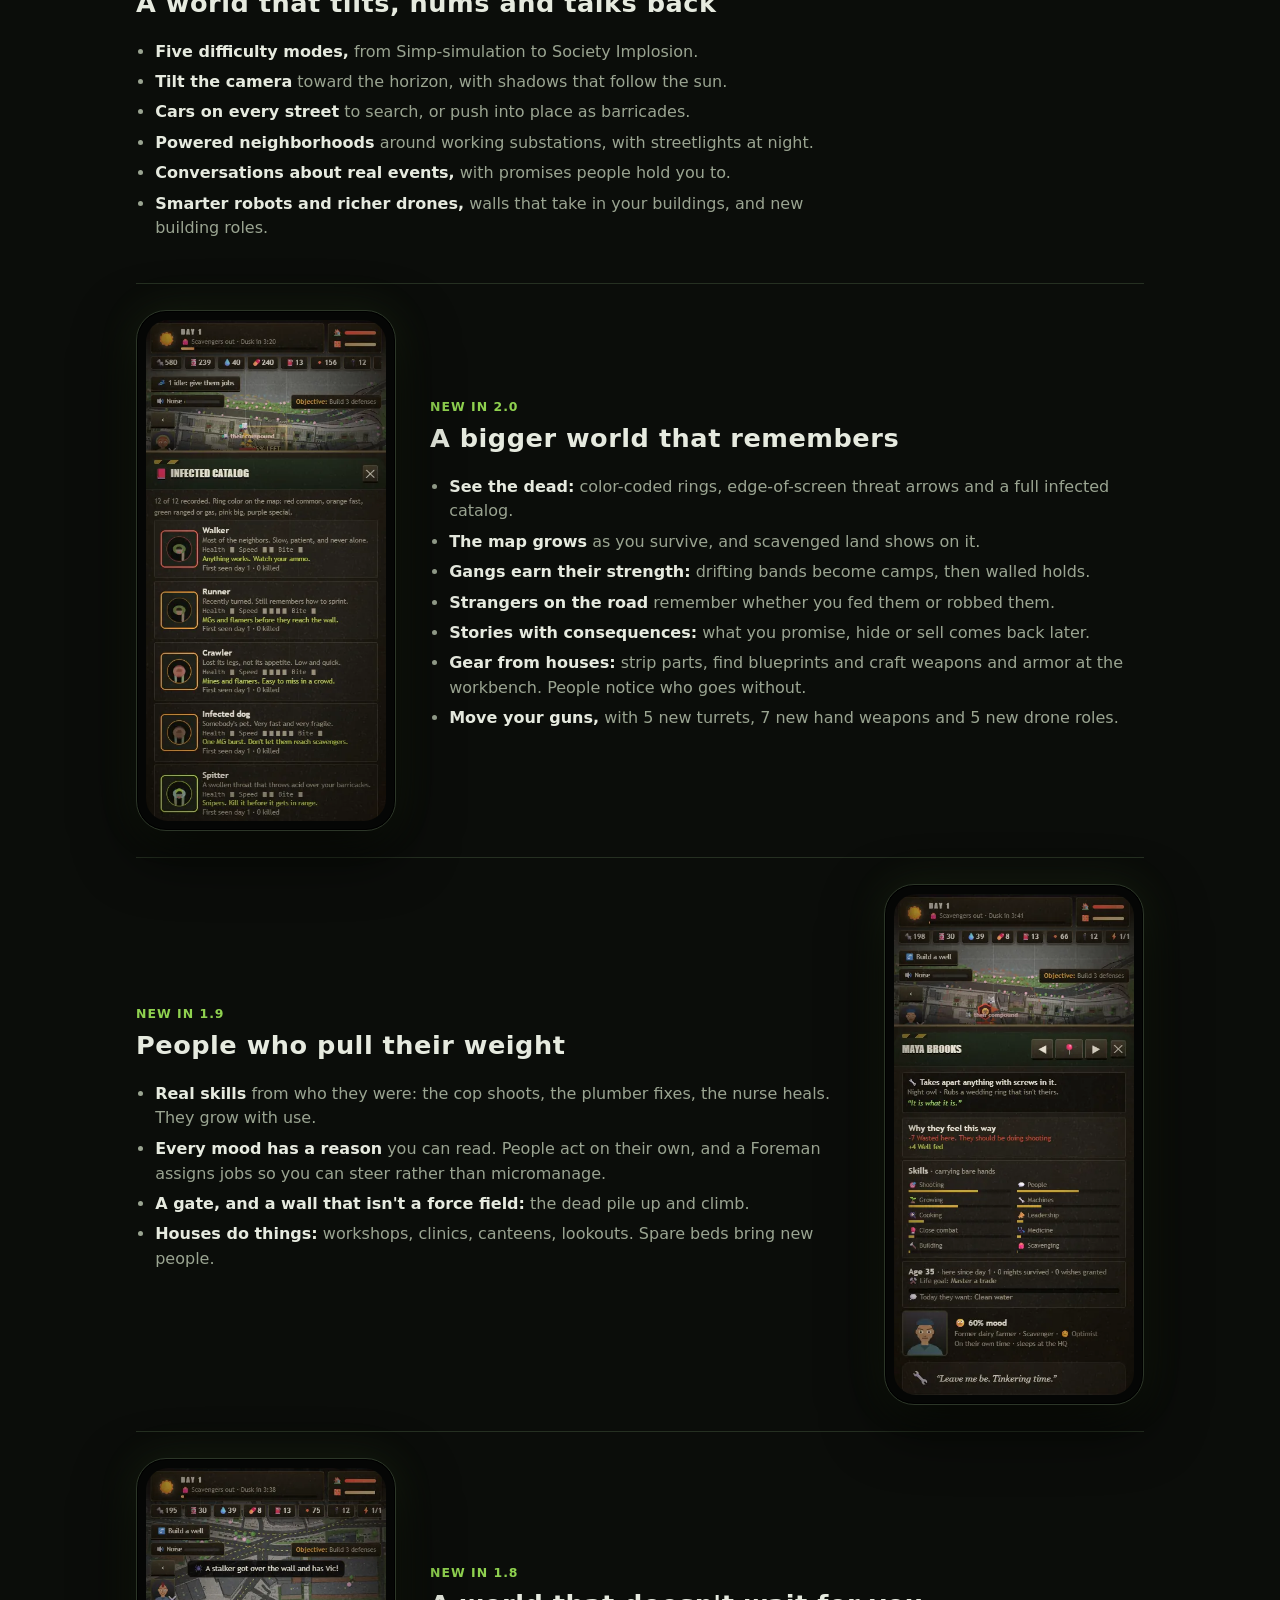
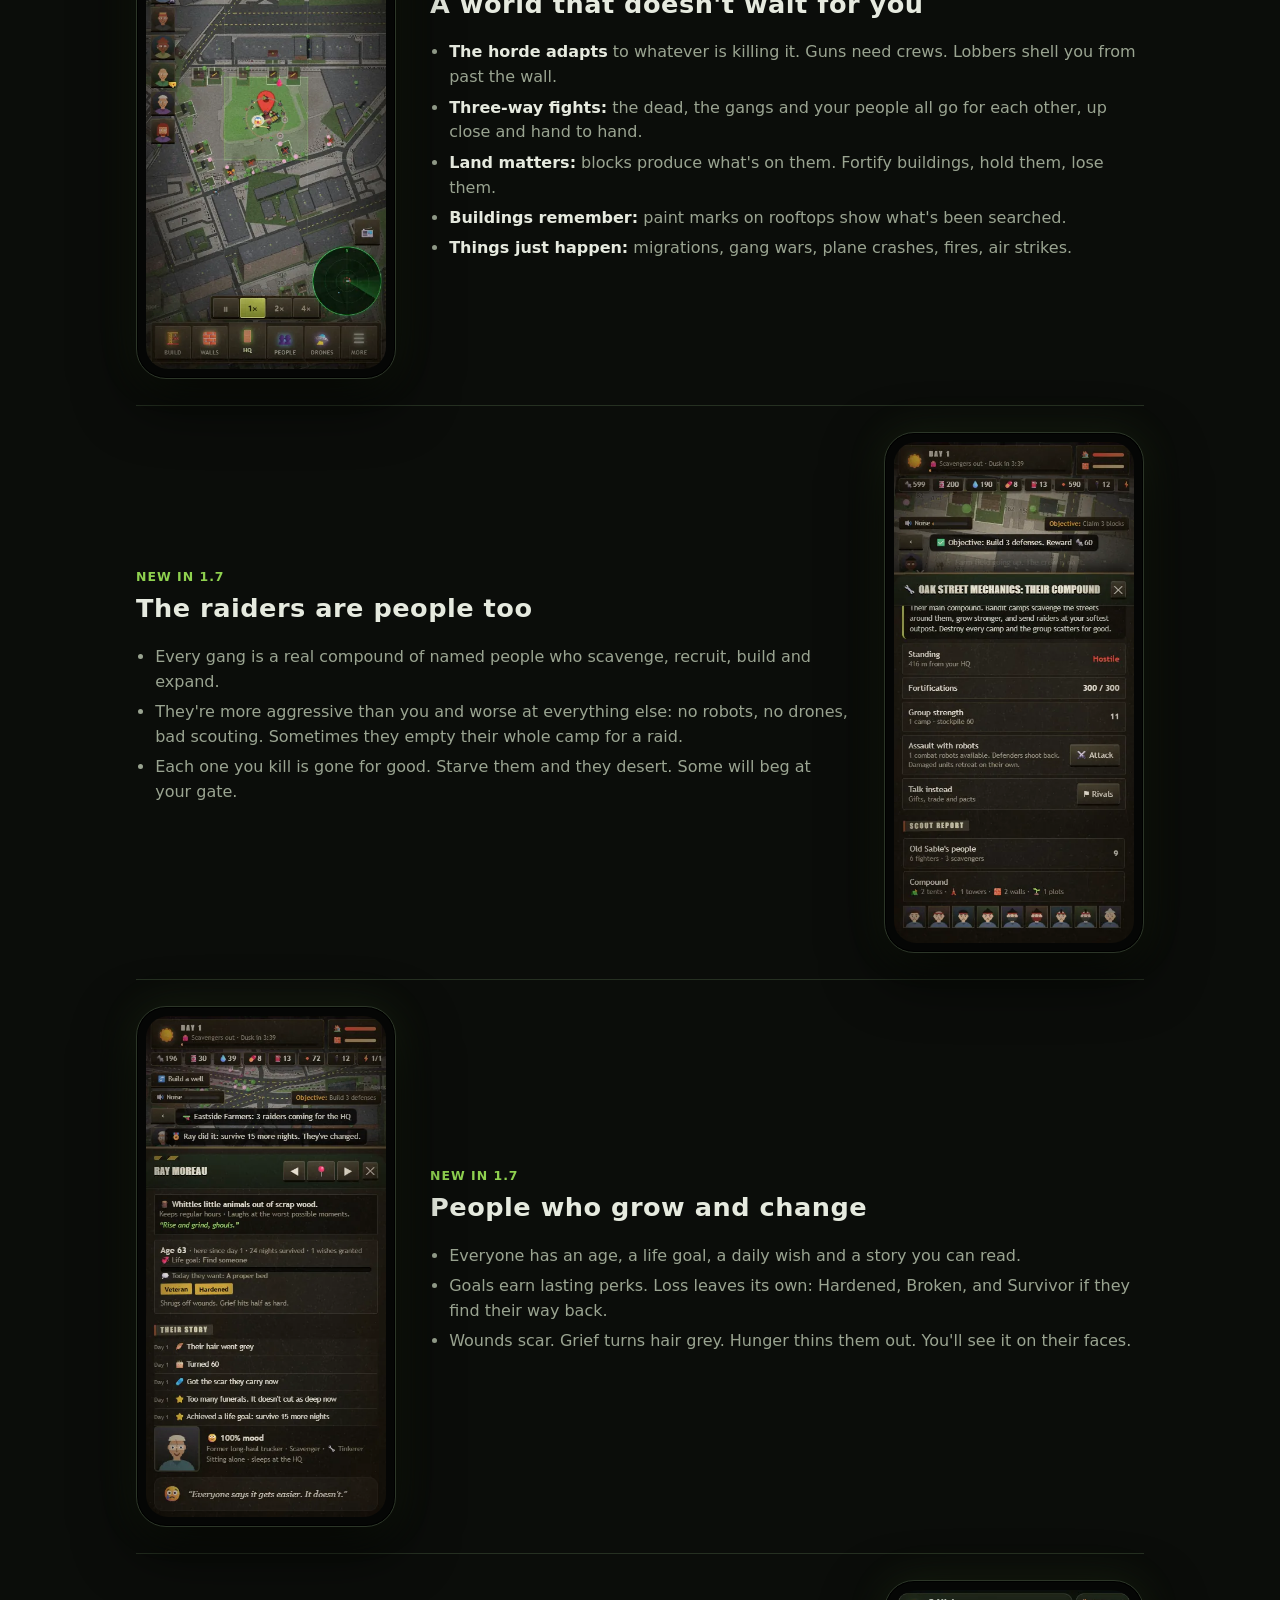
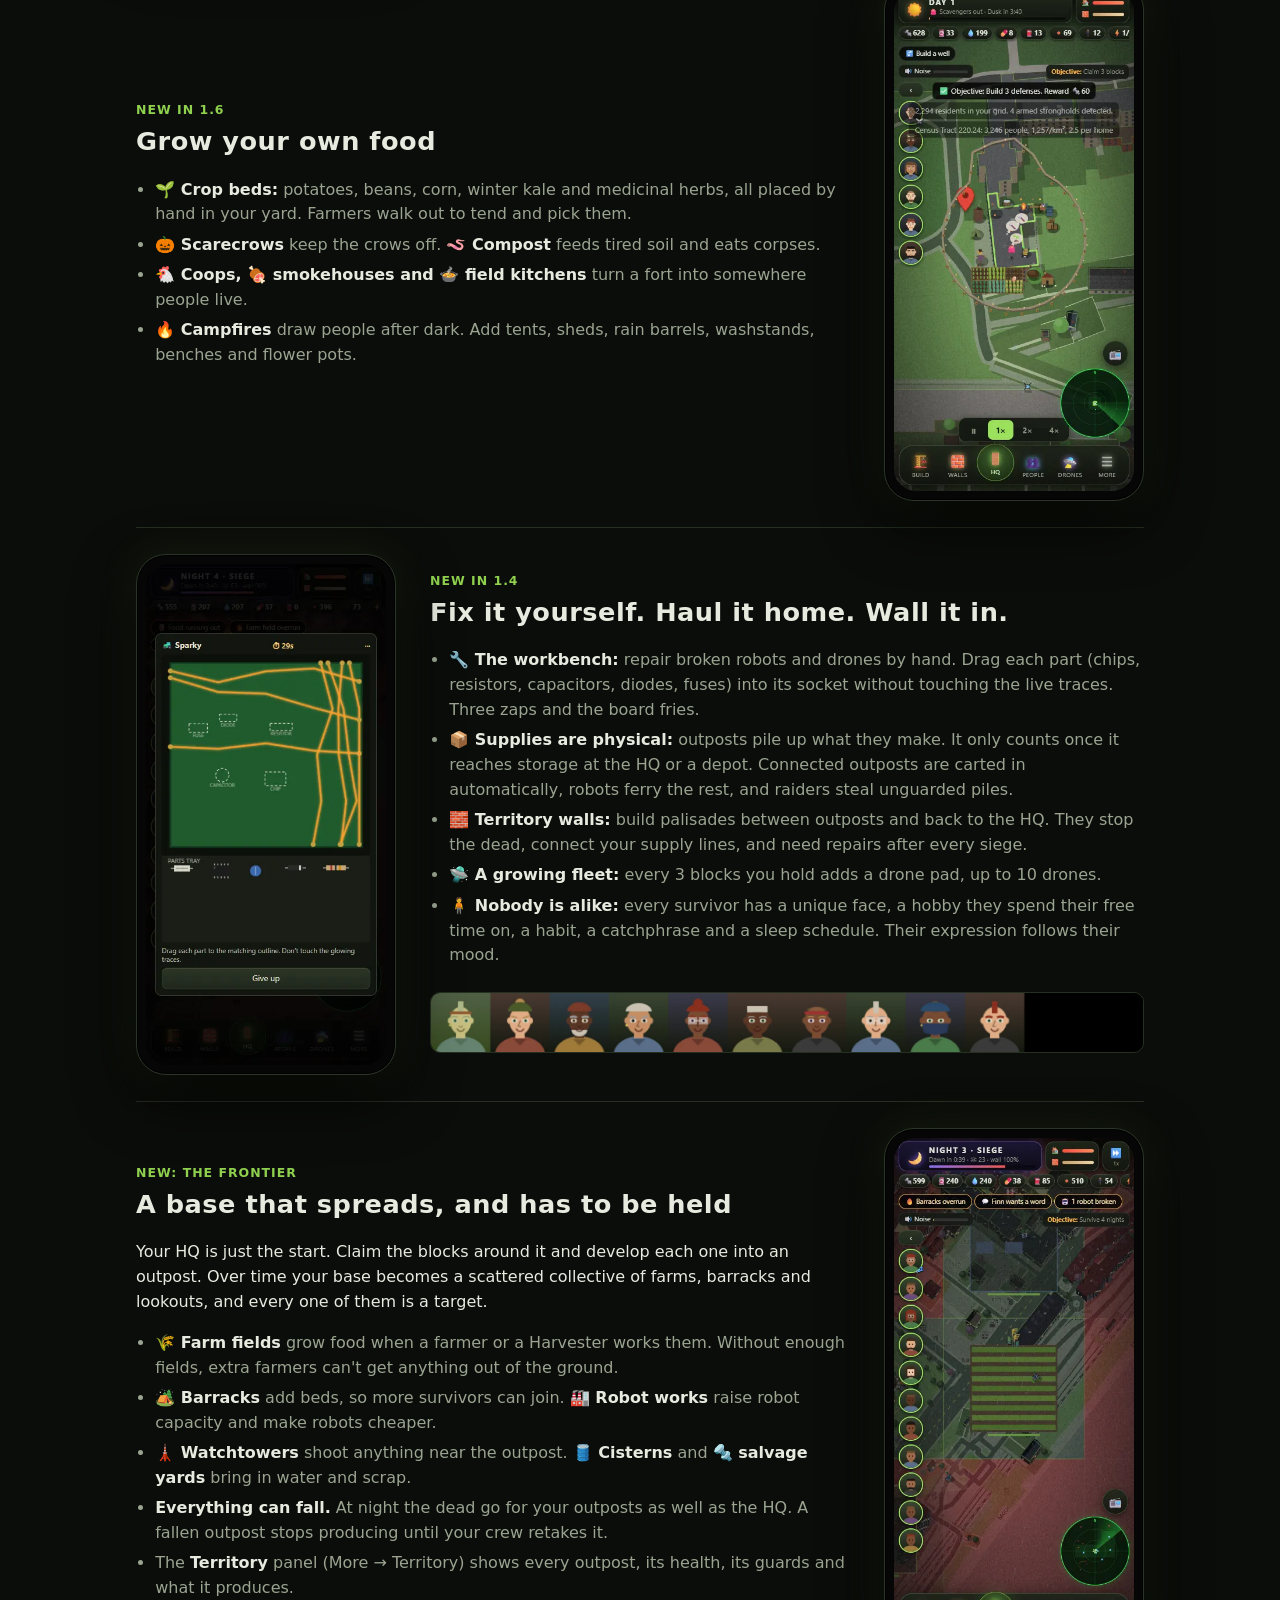
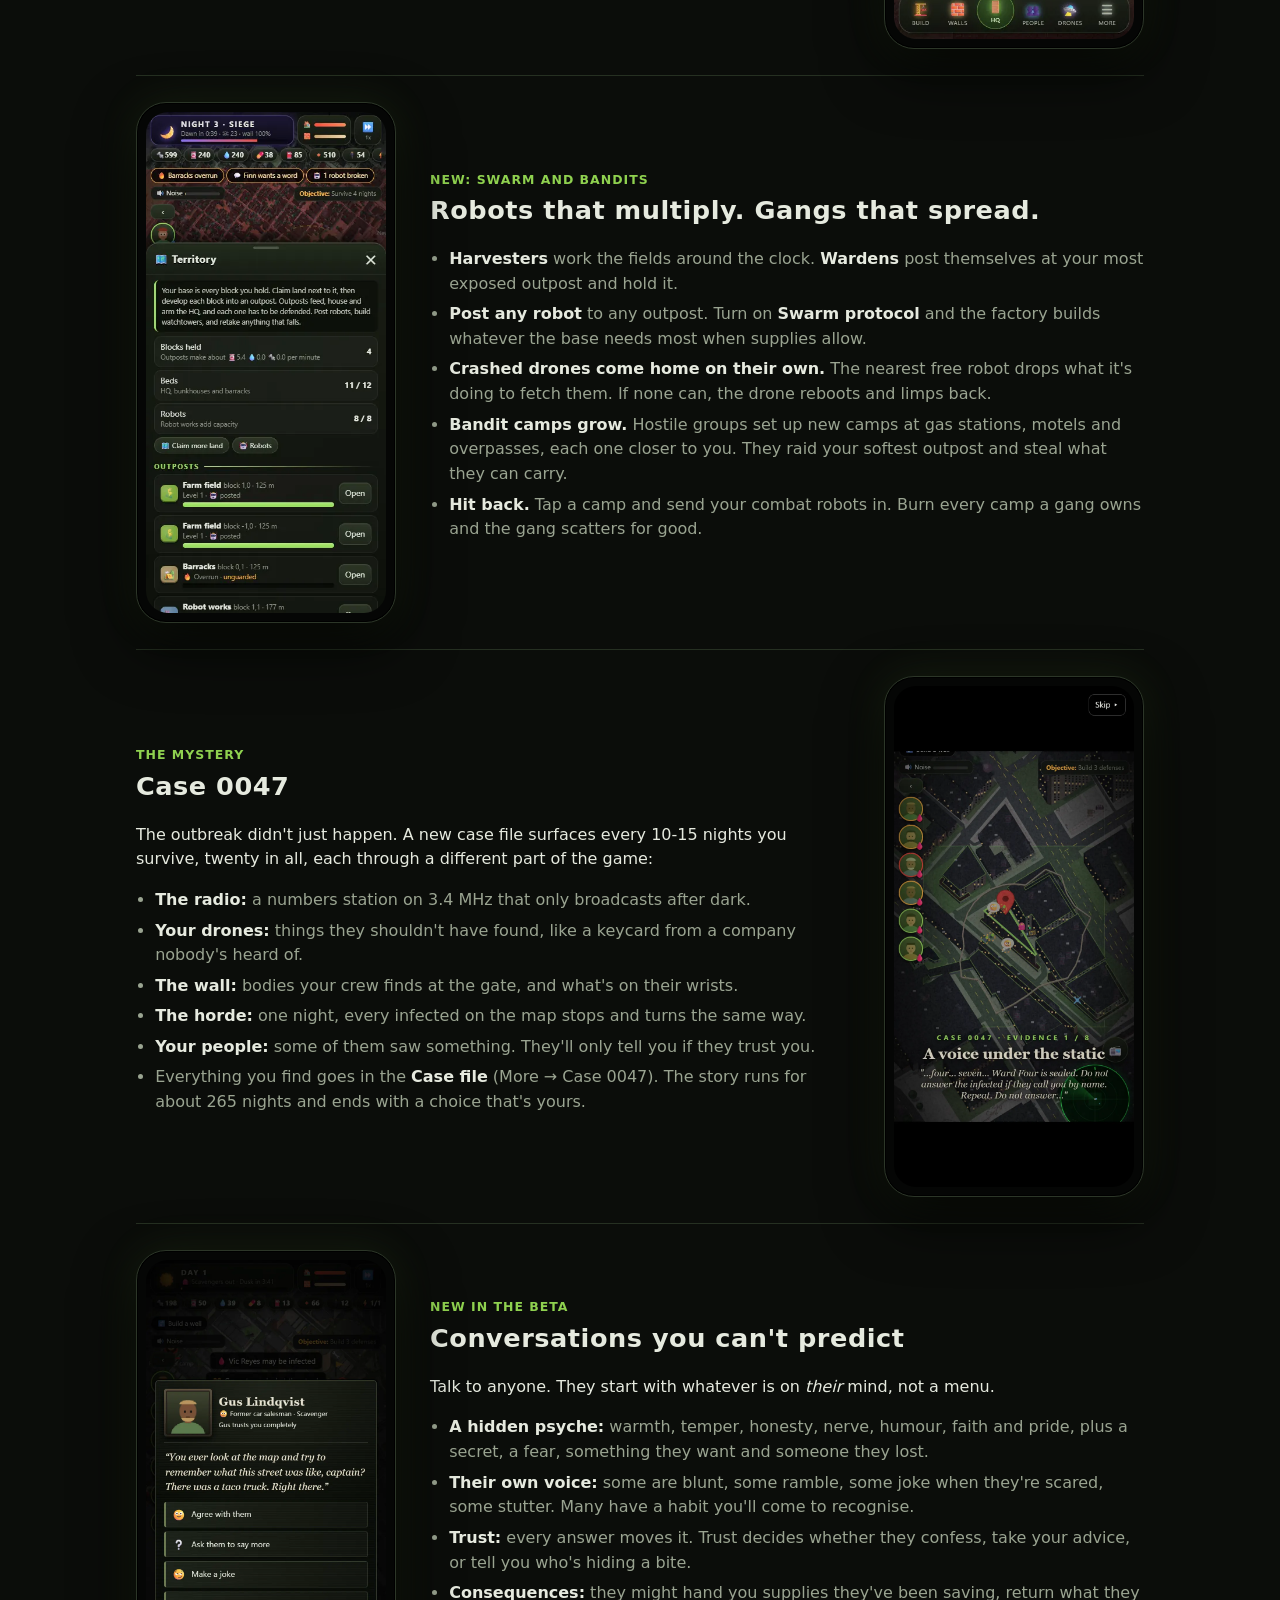
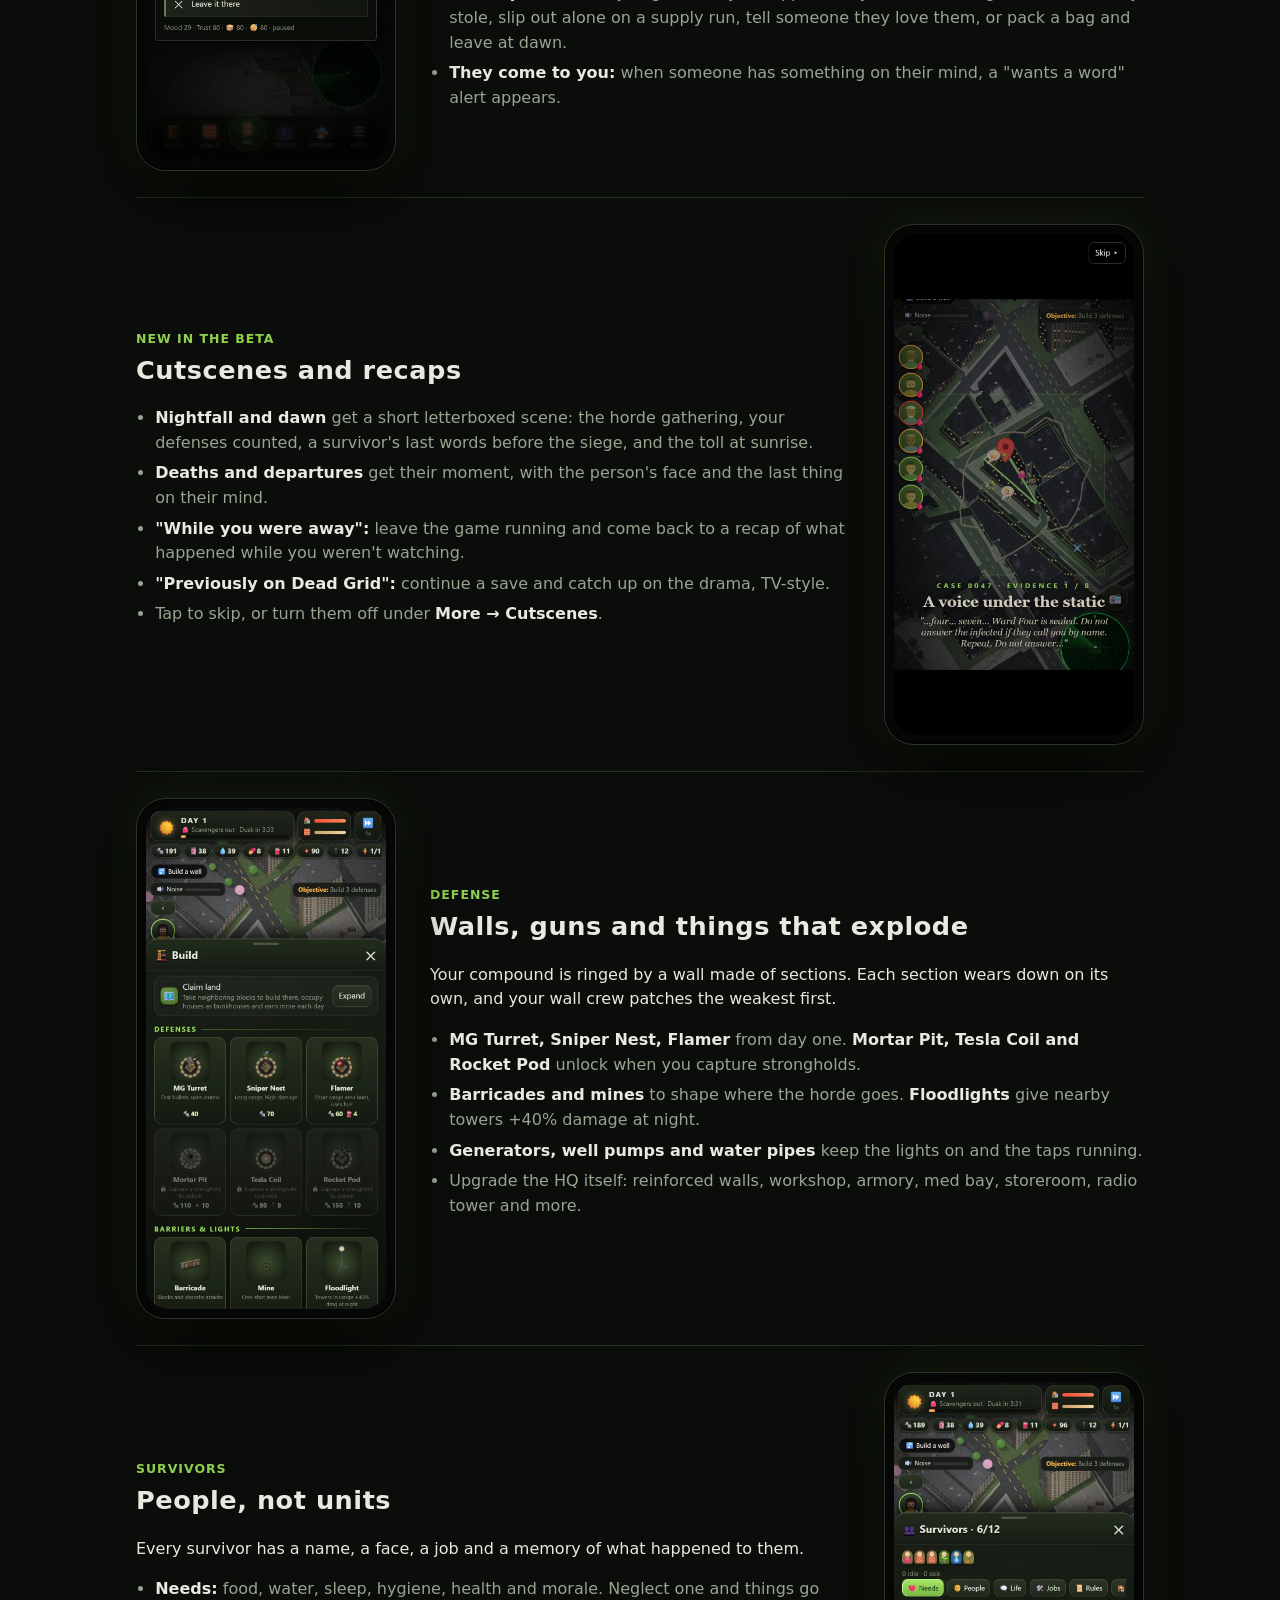
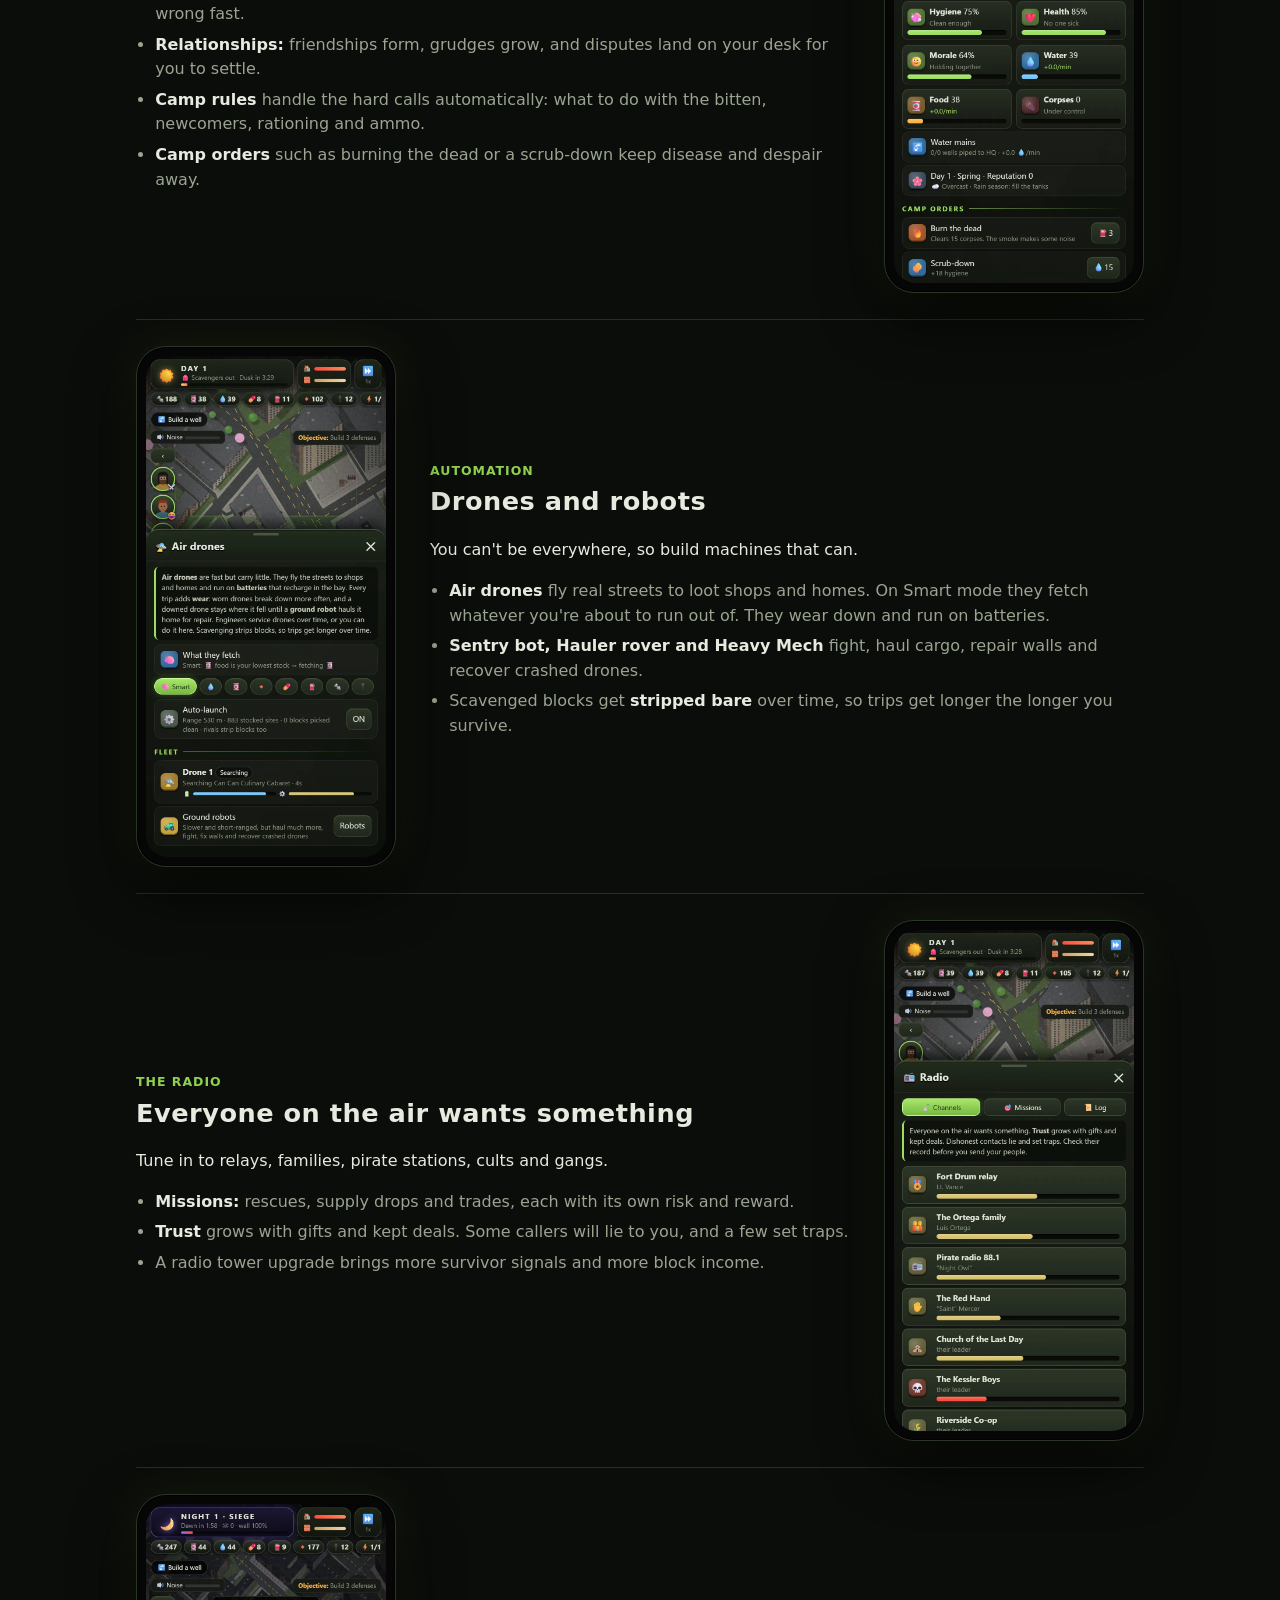
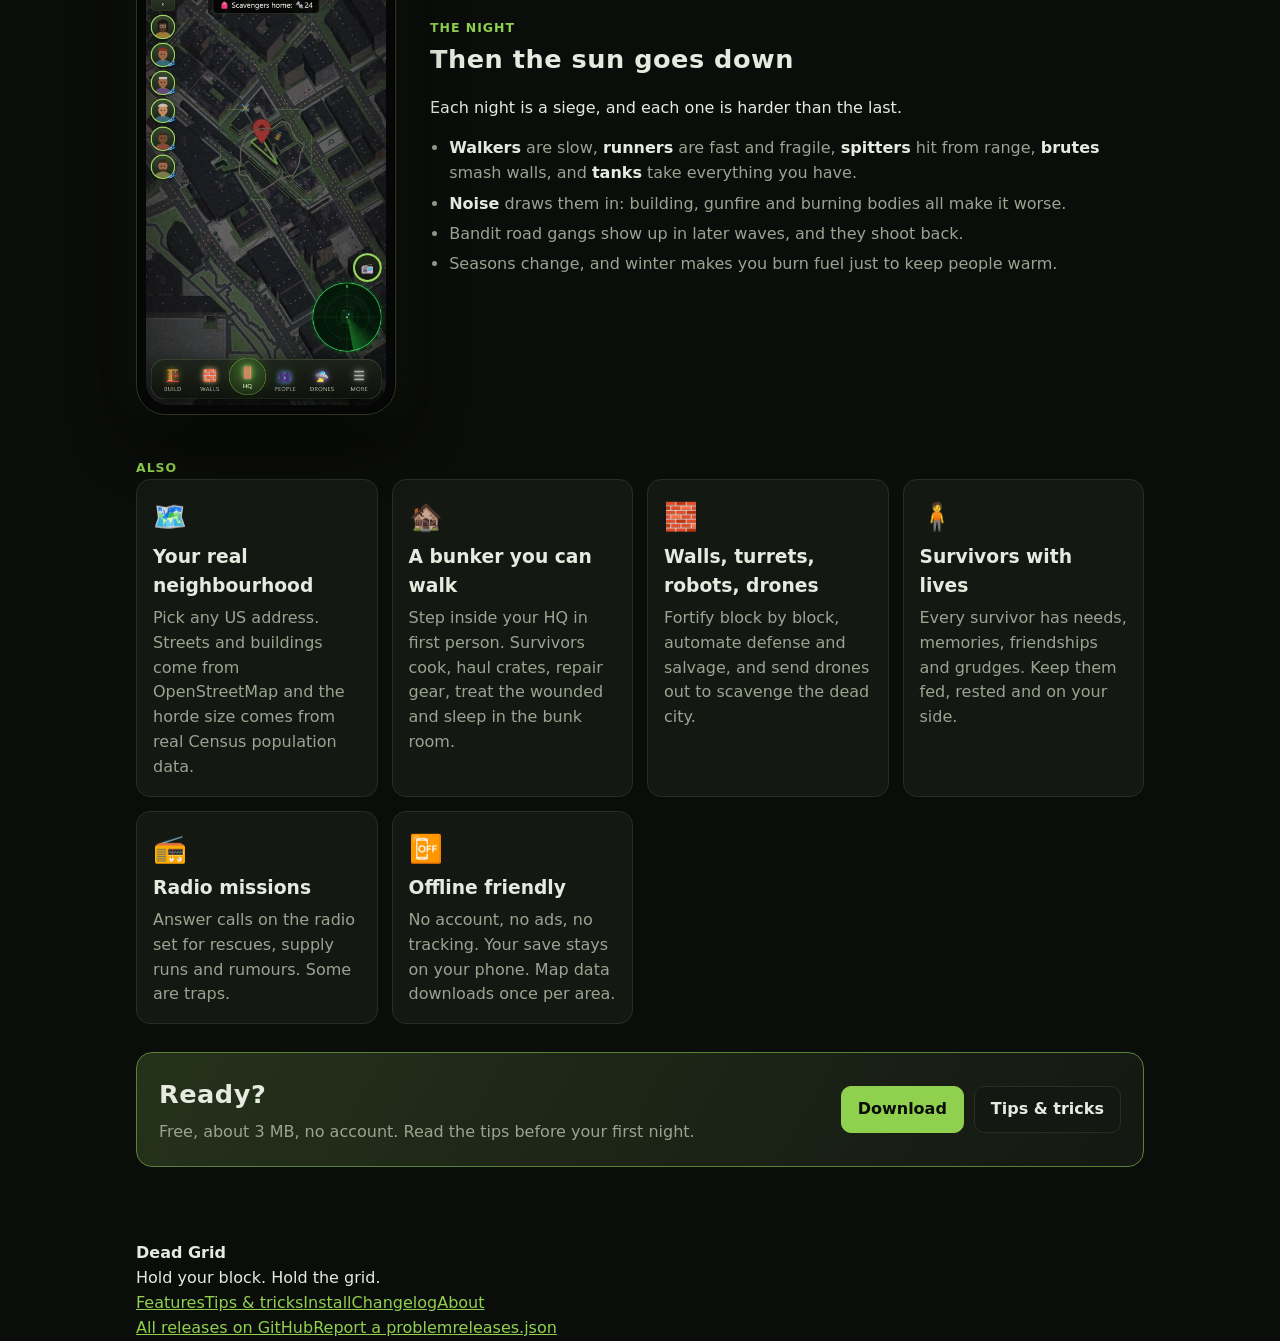
<file: docs/features.html>
<!doctype html>
<html lang="en">
<head>
<meta charset="utf-8">
<meta name="viewport" content="width=device-width, initial-scale=1">
<title>Dead Grid: the game</title>
<meta name="description" content="Everything in Dead Grid: real-world maps, a walkable HQ bunker, turrets and walls, survivors with needs and grudges, drones, robots, radio factions and night sieges.">
<meta name="theme-color" content="#0d0f0c">
<link rel="stylesheet" href="site.css">
</head>
<body>
<div id="site-header"></div>
<main>
<div class="wrap">
  <div class="pagehead">
    <span class="kicker">The game</span>
    <h1>What you're up against</h1>
    <div class="btns"><a class="btn primary" href="index.html#trailer">▶ Watch the beta trailer</a></div>
    <p class="lead">Dead Grid is a survival strategy game that mixes tower defense, colony management and scavenging. It runs on a map of a real place: yours, or anywhere in the United States.</p>
  </div>

  <div class="frow">
    <div class="phone"><img loading="lazy" src="img/start.webp" alt="Start screen with an address box" width="412" height="860"></div>
    <div>
      <span class="kicker">The map</span>
      <h2>Your street is the battlefield</h2>
      <p>Type an address or tap <b>Use my current location</b>. The game downloads that area from OpenStreetMap and looks up its 2020 Census tract.</p>
      <ul>
        <li><b>Real buildings</b> become lootable homes, shops, pharmacies, gas stations and hospitals.</li>
        <li><b>Real population</b> sets how dense the infected are. A city block plays very differently from a rural road.</li>
        <li><b>Landmarks</b> such as hospitals, armories and depots become strongholds to capture for new weapons.</li>
        <li>Rival survivor groups, from friendly co-ops to hostile gangs, set up in the streets around you.</li>
      </ul>
    </div>
  </div>

  <div class="frow">
    <div class="phone"><img loading="lazy" src="img/bunker1.webp" alt="The bunker mess hall in first person" width="412" height="860"></div>
    <div>
      <span class="kicker">The HQ</span>
      <h2>A bunker you can walk through</h2>
      <p>Tap <b>HQ</b> to go inside. Cinder-block walls, boarded windows, flickering lamps and the hum of the generator.</p>
      <ul>
        <li><b>Your survivors live here.</b> You'll see them cooking in the mess hall, hauling crates, working the radio, repairing gear in the workshop, treating the wounded and sleeping in the bunks.</li>
        <li><b>Tap anyone</b> to see who they are and what they're doing.</li>
        <li><b>Stations</b> open the real panels: command table, radio set, drone bay, mess hall, armory, defense console, bunk room, workshop and med bay.</li>
        <li><b>Walk to a boarded window</b> to watch the perimeter during a siege.</li>
      </ul>
    </div>
  </div>

  <div class="frow">
    <div>
      <span class="kicker">New in 2.1</span>
      <h2>A world that tilts, hums and talks back</h2>
      <ul>
        <li><b>Five difficulty modes,</b> from Simp-simulation to Society Implosion.</li>
        <li><b>Tilt the camera</b> toward the horizon, with shadows that follow the sun.</li>
        <li><b>Cars on every street</b> to search, or push into place as barricades.</li>
        <li><b>Powered neighborhoods</b> around working substations, with streetlights at night.</li>
        <li><b>Conversations about real events,</b> with promises people hold you to.</li>
        <li><b>Smarter robots and richer drones,</b> walls that take in your buildings, and new building roles.</li>
      </ul>
    </div>
  </div>

  <div class="frow">
    <div class="phone"><img loading="lazy" src="img/catalog.webp" alt="The infected catalog" width="412" height="860"></div>
    <div>
      <span class="kicker">New in 2.0</span>
      <h2>A bigger world that remembers</h2>
      <ul>
        <li><b>See the dead:</b> color-coded rings, edge-of-screen threat arrows and a full infected catalog.</li>
        <li><b>The map grows</b> as you survive, and scavenged land shows on it.</li>
        <li><b>Gangs earn their strength:</b> drifting bands become camps, then walled holds.</li>
        <li><b>Strangers on the road</b> remember whether you fed them or robbed them.</li>
        <li><b>Stories with consequences:</b> what you promise, hide or sell comes back later.</li>
        <li><b>Gear from houses:</b> strip parts, find blueprints and craft weapons and armor at the workbench. People notice who goes without.</li>
        <li><b>Move your guns,</b> with 5 new turrets, 7 new hand weapons and 5 new drone roles.</li>
      </ul>
    </div>
  </div>

  <div class="frow">
    <div class="phone"><img loading="lazy" src="img/feelings.webp" alt="A survivor's skills and the reasons for their mood" width="412" height="860"></div>
    <div>
      <span class="kicker">New in 1.9</span>
      <h2>People who pull their weight</h2>
      <ul>
        <li><b>Real skills</b> from who they were: the cop shoots, the plumber fixes, the nurse heals. They grow with use.</li>
        <li><b>Every mood has a reason</b> you can read. People act on their own, and a Foreman assigns jobs so you can steer rather than micromanage.</li>
        <li><b>A gate, and a wall that isn't a force field:</b> the dead pile up and climb.</li>
        <li><b>Houses do things:</b> workshops, clinics, canteens, lookouts. Spare beds bring new people.</li>
      </ul>
    </div>
  </div>

  <div class="frow">
    <div class="phone"><img loading="lazy" src="img/living.webp" alt="Rooftops marked with spray paint, with a fight in the yard" width="412" height="860"></div>
    <div>
      <span class="kicker">New in 1.8</span>
      <h2>A world that doesn't wait for you</h2>
      <ul>
        <li><b>The horde adapts</b> to whatever is killing it. Guns need crews. Lobbers shell you from past the wall.</li>
        <li><b>Three-way fights:</b> the dead, the gangs and your people all go for each other, up close and hand to hand.</li>
        <li><b>Land matters:</b> blocks produce what's on them. Fortify buildings, hold them, lose them.</li>
        <li><b>Buildings remember:</b> paint marks on rooftops show what's been searched.</li>
        <li><b>Things just happen:</b> migrations, gang wars, plane crashes, fires, air strikes.</li>
      </ul>
    </div>
  </div>

  <div class="frow">
    <div class="phone"><img loading="lazy" src="img/scout.webp" alt="Scout report on a raider compound, with faces" width="412" height="860"></div>
    <div>
      <span class="kicker">New in 1.7</span>
      <h2>The raiders are people too</h2>
      <ul>
        <li>Every gang is a real compound of named people who scavenge, recruit, build and expand.</li>
        <li>They're more aggressive than you and worse at everything else: no robots, no drones, bad scouting. Sometimes they empty their whole camp for a raid.</li>
        <li>Each one you kill is gone for good. Starve them and they desert. Some will beg at your gate.</li>
      </ul>
    </div>
  </div>

  <div class="frow">
    <div class="phone"><img loading="lazy" src="img/life.webp" alt="A survivor's life story panel" width="412" height="860"></div>
    <div>
      <span class="kicker">New in 1.7</span>
      <h2>People who grow and change</h2>
      <ul>
        <li>Everyone has an age, a life goal, a daily wish and a story you can read.</li>
        <li>Goals earn lasting perks. Loss leaves its own: Hardened, Broken, and Survivor if they find their way back.</li>
        <li>Wounds scar. Grief turns hair grey. Hunger thins them out. You'll see it on their faces.</li>
      </ul>
    </div>
  </div>

  <div class="frow">
    <div class="phone"><img loading="lazy" src="img/homestead.webp" alt="A yard with crop beds, a scarecrow and a campfire" width="412" height="860"></div>
    <div>
      <span class="kicker">New in 1.6</span>
      <h2>Grow your own food</h2>
      <ul>
        <li><b>🌱 Crop beds:</b> potatoes, beans, corn, winter kale and medicinal herbs, all placed by hand in your yard. Farmers walk out to tend and pick them.</li>
        <li><b>🎃 Scarecrows</b> keep the crows off. <b>🪱 Compost</b> feeds tired soil and eats corpses.</li>
        <li><b>🐔 Coops, 🍖 smokehouses and 🍲 field kitchens</b> turn a fort into somewhere people live.</li>
        <li><b>🔥 Campfires</b> draw people after dark. Add tents, sheds, rain barrels, washstands, benches and flower pots.</li>
      </ul>
    </div>
  </div>

  <div class="frow">
    <div class="phone"><img loading="lazy" src="img/workbench.webp" alt="The workbench repair game" width="412" height="860"></div>
    <div>
      <span class="kicker">New in 1.4</span>
      <h2>Fix it yourself. Haul it home. Wall it in.</h2>
      <ul>
        <li><b>🔧 The workbench:</b> repair broken robots and drones by hand. Drag each part (chips, resistors, capacitors, diodes, fuses) into its socket without touching the live traces. Three zaps and the board fries.</li>
        <li><b>📦 Supplies are physical:</b> outposts pile up what they make. It only counts once it reaches storage at the HQ or a depot. Connected outposts are carted in automatically, robots ferry the rest, and raiders steal unguarded piles.</li>
        <li><b>🧱 Territory walls:</b> build palisades between outposts and back to the HQ. They stop the dead, connect your supply lines, and need repairs after every siege.</li>
        <li><b>🛸 A growing fleet:</b> every 3 blocks you hold adds a drone pad, up to 10 drones.</li>
        <li><b>🧍 Nobody is alike:</b> every survivor has a unique face, a hobby they spend their free time on, a habit, a catchphrase and a sleep schedule. Their expression follows their mood.</li>
      </ul>
      <img loading="lazy" src="img/faces.webp" alt="Twelve different survivor portraits" style="width:100%;border-radius:10px;border:1px solid var(--line);margin-top:8px">
    </div>
  </div>

  <div class="frow">
    <div class="phone"><img loading="lazy" src="img/outpost.webp" alt="A farm field outpost on a claimed block" width="412" height="860"></div>
    <div>
      <span class="kicker">New: the frontier</span>
      <h2>A base that spreads, and has to be held</h2>
      <p>Your HQ is just the start. Claim the blocks around it and develop each one into an outpost. Over time your base becomes a scattered collective of farms, barracks and lookouts, and every one of them is a target.</p>
      <ul>
        <li><b>🌾 Farm fields</b> grow food when a farmer or a Harvester works them. Without enough fields, extra farmers can't get anything out of the ground.</li>
        <li><b>🏕️ Barracks</b> add beds, so more survivors can join. <b>🏭 Robot works</b> raise robot capacity and make robots cheaper.</li>
        <li><b>🗼 Watchtowers</b> shoot anything near the outpost. <b>🛢️ Cisterns</b> and <b>🔩 salvage yards</b> bring in water and scrap.</li>
        <li><b>Everything can fall.</b> At night the dead go for your outposts as well as the HQ. A fallen outpost stops producing until your crew retakes it.</li>
        <li>The <b>Territory</b> panel (More → Territory) shows every outpost, its health, its guards and what it produces.</li>
      </ul>
    </div>
  </div>

  <div class="frow">
    <div class="phone"><img loading="lazy" src="img/territory.webp" alt="Territory panel" width="412" height="860"></div>
    <div>
      <span class="kicker">New: swarm and bandits</span>
      <h2>Robots that multiply. Gangs that spread.</h2>
      <ul>
        <li><b>Harvesters</b> work the fields around the clock. <b>Wardens</b> post themselves at your most exposed outpost and hold it.</li>
        <li><b>Post any robot</b> to any outpost. Turn on <b>Swarm protocol</b> and the factory builds whatever the base needs most when supplies allow.</li>
        <li><b>Crashed drones come home on their own.</b> The nearest free robot drops what it's doing to fetch them. If none can, the drone reboots and limps back.</li>
        <li><b>Bandit camps grow.</b> Hostile groups set up new camps at gas stations, motels and overpasses, each one closer to you. They raid your softest outpost and steal what they can carry.</li>
        <li><b>Hit back.</b> Tap a camp and send your combat robots in. Burn every camp a gang owns and the gang scatters for good.</li>
      </ul>
    </div>
  </div>

  <div class="frow">
    <div class="phone"><img loading="lazy" src="img/cutscene.webp" alt="Case 0047 evidence cutscene" width="412" height="860"></div>
    <div>
      <span class="kicker">The mystery</span>
      <h2>Case 0047</h2>
      <p>The outbreak didn't just happen. A new case file surfaces every 10-15 nights you survive, twenty in all, each through a different part of the game:</p>
      <ul>
        <li><b>The radio:</b> a numbers station on 3.4 MHz that only broadcasts after dark.</li>
        <li><b>Your drones:</b> things they shouldn't have found, like a keycard from a company nobody's heard of.</li>
        <li><b>The wall:</b> bodies your crew finds at the gate, and what's on their wrists.</li>
        <li><b>The horde:</b> one night, every infected on the map stops and turns the same way.</li>
        <li><b>Your people:</b> some of them saw something. They'll only tell you if they trust you.</li>
        <li>Everything you find goes in the <b>Case file</b> (More → Case 0047). The story runs for about 265 nights and ends with a choice that's yours.</li>
      </ul>
    </div>
  </div>

  <div class="frow">
    <div class="phone"><img loading="lazy" src="img/talk.webp" alt="A conversation with a survivor" width="412" height="860"></div>
    <div>
      <span class="kicker">New in the beta</span>
      <h2>Conversations you can't predict</h2>
      <p>Talk to anyone. They start with whatever is on <i>their</i> mind, not a menu.</p>
      <ul>
        <li><b>A hidden psyche:</b> warmth, temper, honesty, nerve, humour, faith and pride, plus a secret, a fear, something they want and someone they lost.</li>
        <li><b>Their own voice:</b> some are blunt, some ramble, some joke when they're scared, some stutter. Many have a habit you'll come to recognise.</li>
        <li><b>Trust:</b> every answer moves it. Trust decides whether they confess, take your advice, or tell you who's hiding a bite.</li>
        <li><b>Consequences:</b> they might hand you supplies they've been saving, return what they stole, slip out alone on a supply run, tell someone they love them, or pack a bag and leave at dawn.</li>
        <li><b>They come to you:</b> when someone has something on their mind, a "wants a word" alert appears.</li>
      </ul>
    </div>
  </div>

  <div class="frow">
    <div class="phone"><img loading="lazy" src="img/cutscene.webp" alt="Dawn cutscene" width="412" height="860"></div>
    <div>
      <span class="kicker">New in the beta</span>
      <h2>Cutscenes and recaps</h2>
      <ul>
        <li><b>Nightfall and dawn</b> get a short letterboxed scene: the horde gathering, your defenses counted, a survivor's last words before the siege, and the toll at sunrise.</li>
        <li><b>Deaths and departures</b> get their moment, with the person's face and the last thing on their mind.</li>
        <li><b>"While you were away":</b> leave the game running and come back to a recap of what happened while you weren't watching.</li>
        <li><b>"Previously on Dead Grid":</b> continue a save and catch up on the drama, TV-style.</li>
        <li>Tap to skip, or turn them off under <b>More → Cutscenes</b>.</li>
      </ul>
    </div>
  </div>

  <div class="frow">
    <div class="phone"><img loading="lazy" src="img/build.webp" alt="The build panel" width="412" height="860"></div>
    <div>
      <span class="kicker">Defense</span>
      <h2>Walls, guns and things that explode</h2>
      <p>Your compound is ringed by a wall made of sections. Each section wears down on its own, and your wall crew patches the weakest first.</p>
      <ul>
        <li><b>MG Turret, Sniper Nest, Flamer</b> from day one. <b>Mortar Pit, Tesla Coil and Rocket Pod</b> unlock when you capture strongholds.</li>
        <li><b>Barricades and mines</b> to shape where the horde goes. <b>Floodlights</b> give nearby towers +40% damage at night.</li>
        <li><b>Generators, well pumps and water pipes</b> keep the lights on and the taps running.</li>
        <li>Upgrade the HQ itself: reinforced walls, workshop, armory, med bay, storeroom, radio tower and more.</li>
      </ul>
    </div>
  </div>

  <div class="frow">
    <div class="phone"><img loading="lazy" src="img/people.webp" alt="Survivor needs" width="412" height="860"></div>
    <div>
      <span class="kicker">Survivors</span>
      <h2>People, not units</h2>
      <p>Every survivor has a name, a face, a job and a memory of what happened to them.</p>
      <ul>
        <li><b>Needs:</b> food, water, sleep, hygiene, health and morale. Neglect one and things go wrong fast.</li>
        <li><b>Relationships:</b> friendships form, grudges grow, and disputes land on your desk for you to settle.</li>
        <li><b>Camp rules</b> handle the hard calls automatically: what to do with the bitten, newcomers, rationing and ammo.</li>
        <li><b>Camp orders</b> such as burning the dead or a scrub-down keep disease and despair away.</li>
      </ul>
    </div>
  </div>

  <div class="frow">
    <div class="phone"><img loading="lazy" src="img/drones.webp" alt="Drone fleet" width="412" height="860"></div>
    <div>
      <span class="kicker">Automation</span>
      <h2>Drones and robots</h2>
      <p>You can't be everywhere, so build machines that can.</p>
      <ul>
        <li><b>Air drones</b> fly real streets to loot shops and homes. On Smart mode they fetch whatever you're about to run out of. They wear down and run on batteries.</li>
        <li><b>Sentry bot, Hauler rover and Heavy Mech</b> fight, haul cargo, repair walls and recover crashed drones.</li>
        <li>Scavenged blocks get <b>stripped bare</b> over time, so trips get longer the longer you survive.</li>
      </ul>
    </div>
  </div>

  <div class="frow">
    <div class="phone"><img loading="lazy" src="img/radio.webp" alt="Radio channels" width="412" height="860"></div>
    <div>
      <span class="kicker">The radio</span>
      <h2>Everyone on the air wants something</h2>
      <p>Tune in to relays, families, pirate stations, cults and gangs.</p>
      <ul>
        <li><b>Missions:</b> rescues, supply drops and trades, each with its own risk and reward.</li>
        <li><b>Trust</b> grows with gifts and kept deals. Some callers will lie to you, and a few set traps.</li>
        <li>A radio tower upgrade brings more survivor signals and more block income.</li>
      </ul>
    </div>
  </div>

  <div class="frow">
    <div class="phone"><img loading="lazy" src="img/night0.webp" alt="Night siege" width="412" height="860"></div>
    <div>
      <span class="kicker">The night</span>
      <h2>Then the sun goes down</h2>
      <p>Each night is a siege, and each one is harder than the last.</p>
      <ul>
        <li><b>Walkers</b> are slow, <b>runners</b> are fast and fragile, <b>spitters</b> hit from range, <b>brutes</b> smash walls, and <b>tanks</b> take everything you have.</li>
        <li><b>Noise</b> draws them in: building, gunfire and burning bodies all make it worse.</li>
        <li>Bandit road gangs show up in later waves, and they shoot back.</li>
        <li>Seasons change, and winter makes you burn fuel just to keep people warm.</li>
      </ul>
    </div>
  </div>

  <section>
    <span class="kicker">Also</span>
    <div class="grid" id="features"></div>
  </section>

  <section>
    <div class="banner"><div><h2>Ready?</h2><p style="margin:.3em 0 0;color:var(--muted)">Free, about 3 MB, no account. Read the tips before your first night.</p></div><div class="btns" style="margin:0"><a class="btn primary" href="install.html#download">Download</a><a class="btn" href="tips.html">Tips &amp; tricks</a></div></div>
  </section>
</div>
</main>
<div id="site-footer"></div>
<script src="site.js"></script>
<script>
(function () {
  var S = window.Site;
  S.ready.then(function (site) {
    document.getElementById("features").innerHTML = (site.features || []).map(function (f) {
      return '<div class="card"><div class="ic">' + S.esc(f.icon || "") + "</div><h3>" + S.esc(f.title) + "</h3><p>" + S.esc(f.text) + "</p></div>";
    }).join("");
  });
})();
</script>
</body>
</html>
</file>
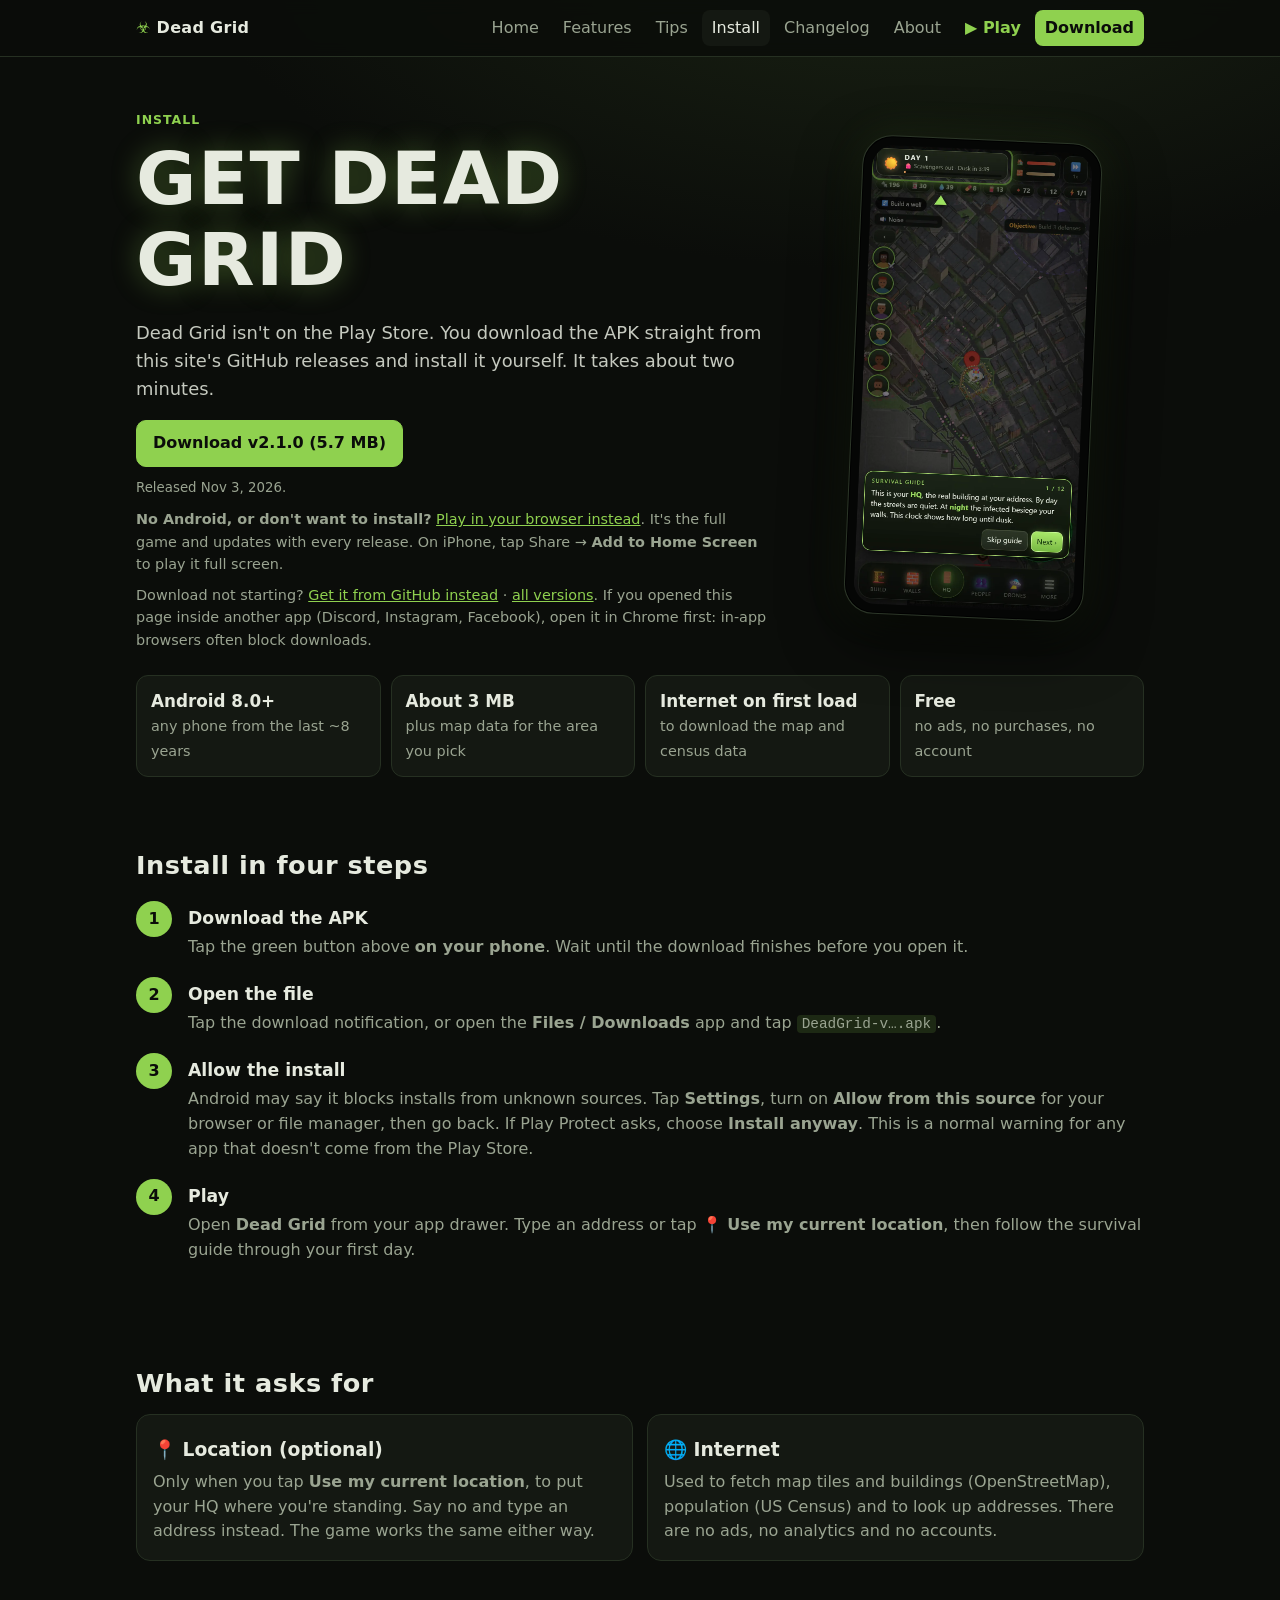
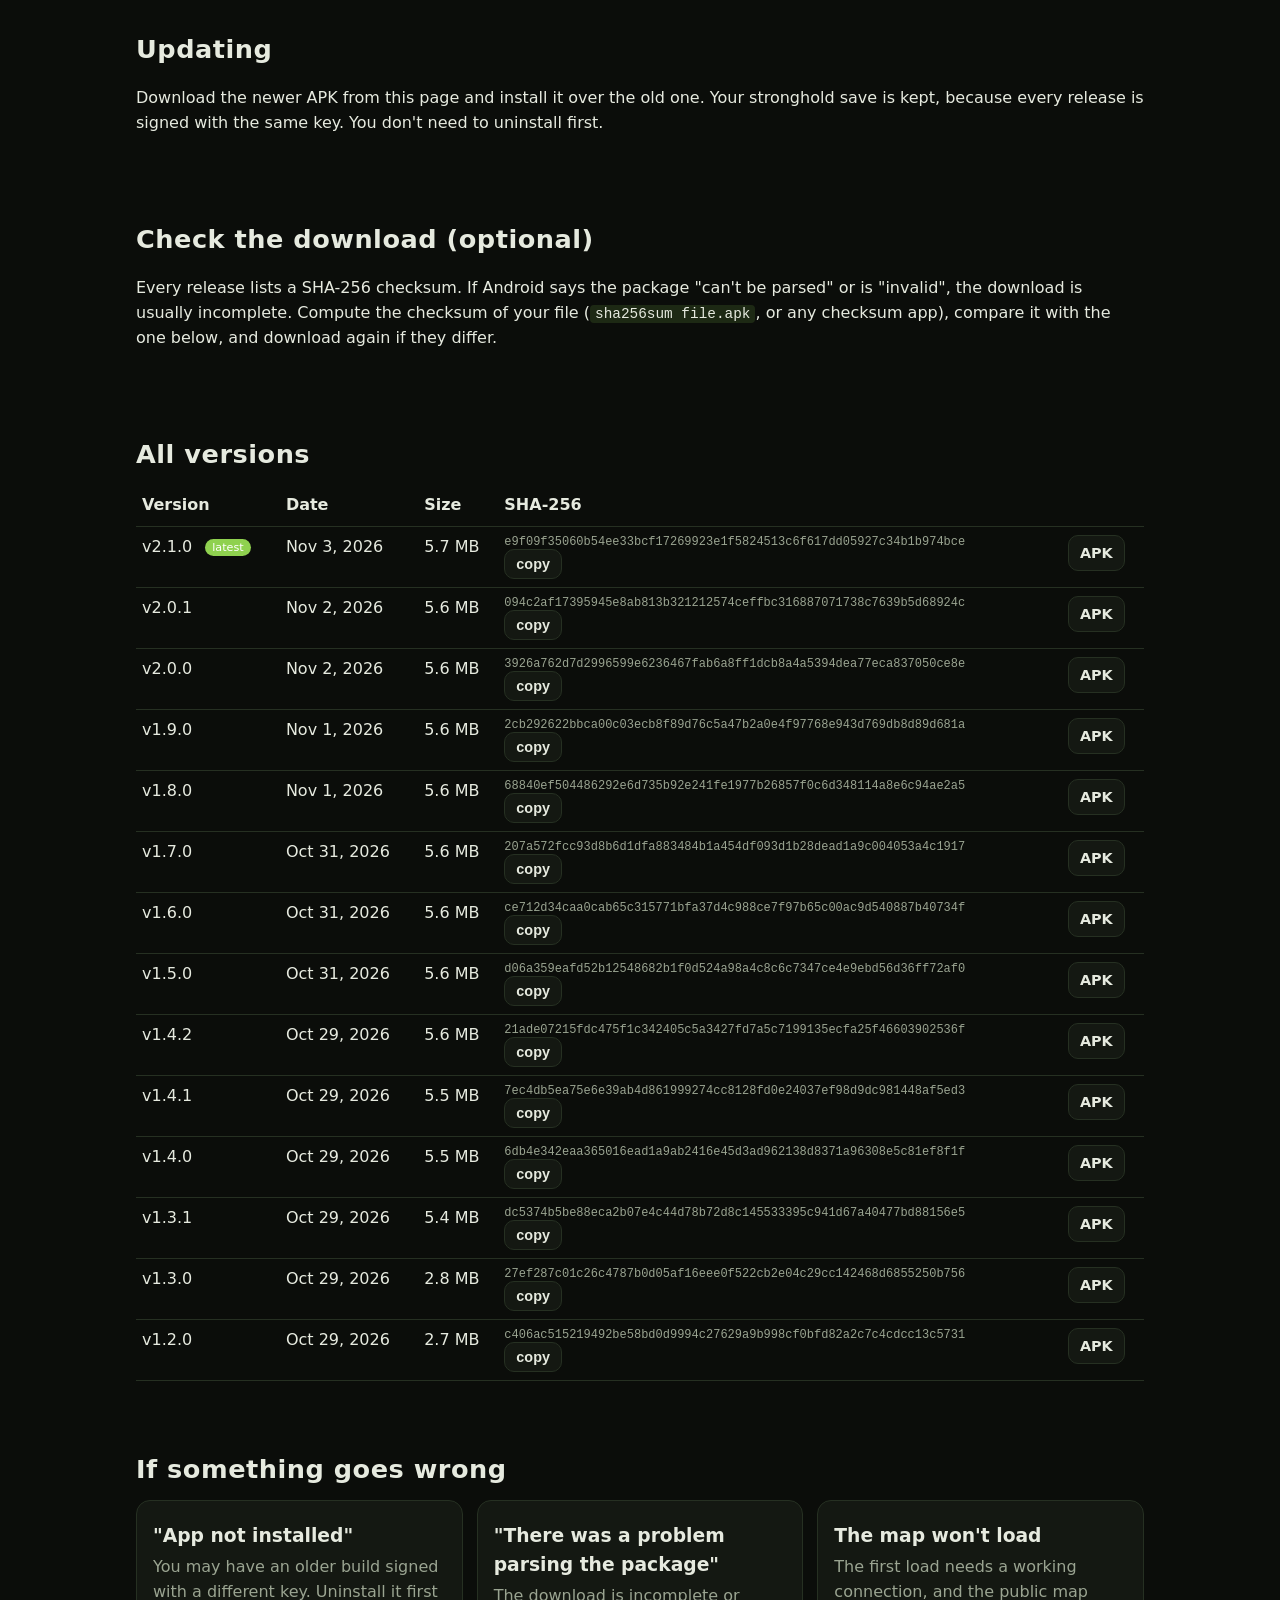
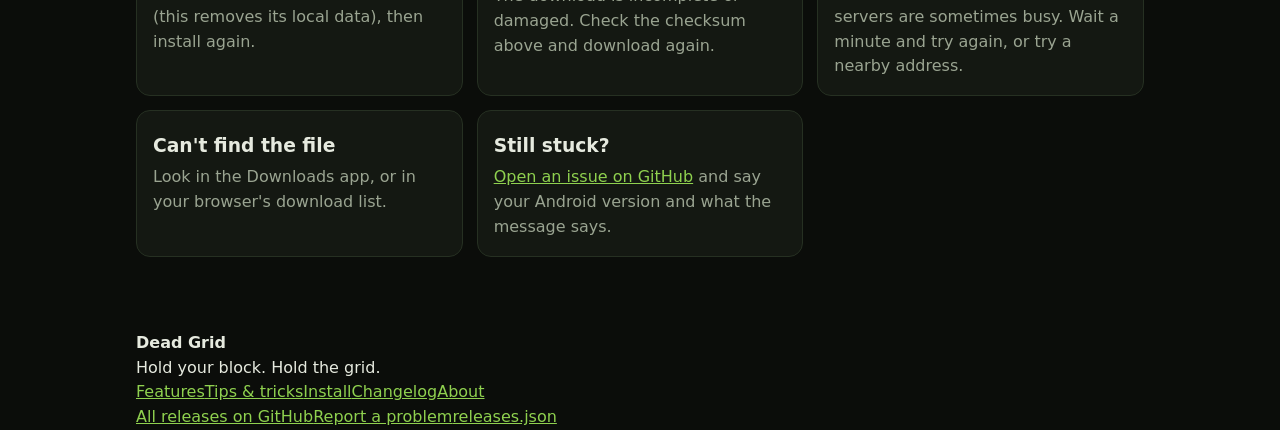
<file: docs/install.html>
<!doctype html>
<html lang="en">
<head>
<meta charset="utf-8">
<meta name="viewport" content="width=device-width, initial-scale=1">
<title>Download and install Dead Grid</title>
<meta name="description" content="Step-by-step install guide for Dead Grid on Android, with checksums for every release.">
<meta name="theme-color" content="#0d0f0c">
<link rel="stylesheet" href="site.css">
</head>
<body>
<div id="site-header"></div>
<main>
<div class="wrap">
  <div class="hero ihero">
    <div>
      <span class="kicker">Install</span>
      <h1>Get Dead Grid</h1>
      <p class="lead">Dead Grid isn't on the Play Store. You download the APK straight from this site's GitHub releases and install it yourself. It takes about two minutes.</p>
      <div class="btns" id="download"><a class="btn primary" id="dl" href="download/DeadGrid.apk" download>⬇ Download Dead Grid</a></div>
      <small id="dlsub" style="color:var(--muted)"></small>
      <p class="alt-dl"><b>No Android, or don't want to install?</b> <a href="play/">Play in your browser instead</a>. It's the full game and updates with every release. On iPhone, tap Share → <b>Add to Home Screen</b> to play it full screen.</p>
      <p class="alt-dl">Download not starting? <a id="dl2" href="https://github.com/unaveragetech/dead-grid/releases/latest">Get it from GitHub instead</a> · <a id="gh" href="https://github.com/unaveragetech/dead-grid/releases">all versions</a>. If you opened this page inside another app (Discord, Instagram, Facebook), open it in Chrome first: in-app browsers often block downloads.</p>
    </div>
    <div class="phone tilt"><img src="img/guide.webp" alt="The built-in survival guide on your first day" width="412" height="860"></div>
  </div>

  <section>
    <div class="req">
      <div class="stat"><b>Android 8.0+</b><span>any phone from the last ~8 years</span></div>
      <div class="stat"><b>About 3 MB</b><span>plus map data for the area you pick</span></div>
      <div class="stat"><b>Internet on first load</b><span>to download the map and census data</span></div>
      <div class="stat"><b>Free</b><span>no ads, no purchases, no account</span></div>
    </div>
  </section>

  <section>
    <h2>Install in four steps</h2>
    <ol class="big">
      <li><b class="t">Download the APK</b><p>Tap the green button above <b>on your phone</b>. Wait until the download finishes before you open it.</p></li>
      <li><b class="t">Open the file</b><p>Tap the download notification, or open the <b>Files / Downloads</b> app and tap <code>DeadGrid-v….apk</code>.</p></li>
      <li><b class="t">Allow the install</b><p>Android may say it blocks installs from unknown sources. Tap <b>Settings</b>, turn on <b>Allow from this source</b> for your browser or file manager, then go back. If Play Protect asks, choose <b>Install anyway</b>. This is a normal warning for any app that doesn't come from the Play Store.</p></li>
      <li><b class="t">Play</b><p>Open <b>Dead Grid</b> from your app drawer. Type an address or tap <b>📍 Use my current location</b>, then follow the survival guide through your first day.</p></li>
    </ol>
  </section>

  <section>
    <h2>What it asks for</h2>
    <div class="grid two">
      <div class="callout"><h3>📍 Location (optional)</h3><p>Only when you tap <b>Use my current location</b>, to put your HQ where you're standing. Say no and type an address instead. The game works the same either way.</p></div>
      <div class="callout"><h3>🌐 Internet</h3><p>Used to fetch map tiles and buildings (OpenStreetMap), population (US Census) and to look up addresses. There are no ads, no analytics and no accounts.</p></div>
    </div>
  </section>

  <section>
    <h2>Updating</h2>
    <p>Download the newer APK from this page and install it over the old one. Your stronghold save is kept, because every release is signed with the same key. You don't need to uninstall first.</p>
  </section>

  <section>
    <h2>Check the download (optional)</h2>
    <p>Every release lists a SHA-256 checksum. If Android says the package "can't be parsed" or is "invalid", the download is usually incomplete. Compute the checksum of your file (<code>sha256sum file.apk</code>, or any checksum app), compare it with the one below, and download again if they differ.</p>
  </section>

  <section>
    <h2>All versions</h2>
    <div style="overflow-x:auto"><table id="tbl"><thead><tr><th>Version</th><th>Date</th><th>Size</th><th>SHA-256</th><th></th></tr></thead><tbody><tr><td colspan="5">Loading...</td></tr></tbody></table></div>
  </section>

  <section>
    <h2>If something goes wrong</h2>
    <div class="grid two">
      <div class="callout"><h3>"App not installed"</h3><p>You may have an older build signed with a different key. Uninstall it first (this removes its local data), then install again.</p></div>
      <div class="callout"><h3>"There was a problem parsing the package"</h3><p>The download is incomplete or damaged. Check the checksum above and download again.</p></div>
      <div class="callout"><h3>The map won't load</h3><p>The first load needs a working connection, and the public map servers are sometimes busy. Wait a minute and try again, or try a nearby address.</p></div>
      <div class="callout"><h3>Can't find the file</h3><p>Look in the Downloads app, or in your browser's download list.</p></div>
      <div class="callout"><h3>Still stuck?</h3><p><a id="issues" href="#">Open an issue on GitHub</a> and say your Android version and what the message says.</p></div>
    </div>
  </section>
</div>
</main>
<div id="site-footer"></div>
<script src="site.js"></script>
<script>
(function () {
  var S = window.Site;
  S.ready.then(function (site) { document.getElementById("issues").href = site.repo + "/issues"; document.getElementById("gh").href = site.repo + "/releases"; });
  S.releases().then(function (list) {
    var r = list[0], dl = document.getElementById("dl");
    if (!r) { dl.textContent = "No release yet"; return; }
    dl.href = r.mirror || r.download; document.getElementById("dl2").href = r.download;
    dl.textContent = "Download v" + r.version + " (" + S.fmtSize(r.size) + ")";
    document.getElementById("dlsub").textContent = r.date ? "Released " + S.fmtDate(r.date) + "." : "";
    document.querySelector("#tbl tbody").innerHTML = list.map(function (x) {
      return "<tr><td>v" + S.esc(x.version) + (x === r ? ' <span class="tag">latest</span>' : "") + "</td><td>" + (x.date ? S.fmtDate(x.date) : "") + "</td><td>" + S.fmtSize(x.size) + '</td><td class="hash">' + S.esc(x.sha256) + '<br><button class="copy btn small" data-h="' + S.esc(x.sha256) + '">copy</button></td><td><a class="btn small" href="' + x.download + '">APK</a></td></tr>';
    }).join("");
    S.copyButtons();
  }).catch(function () { /* the button is a plain link to download/DeadGrid.apk, so it still works */ });
})();
</script>
</body>
</html>
</file>
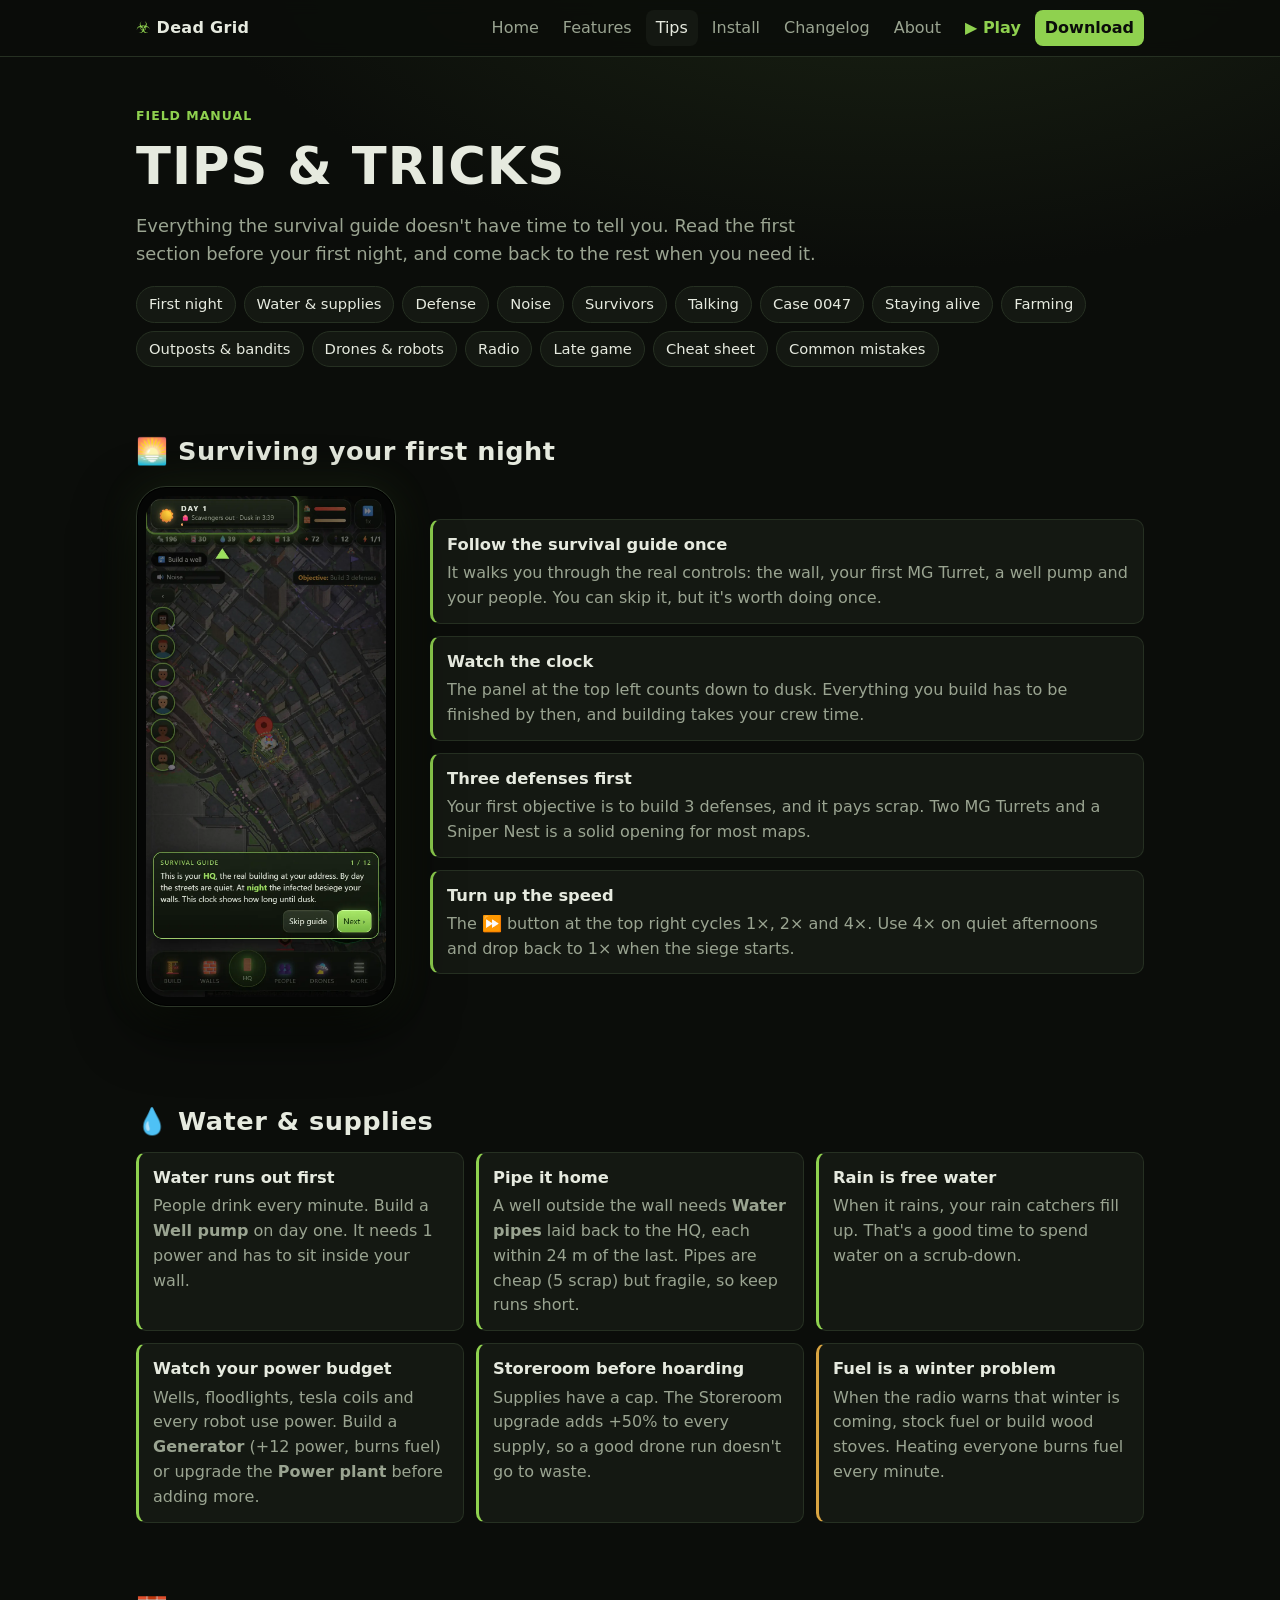
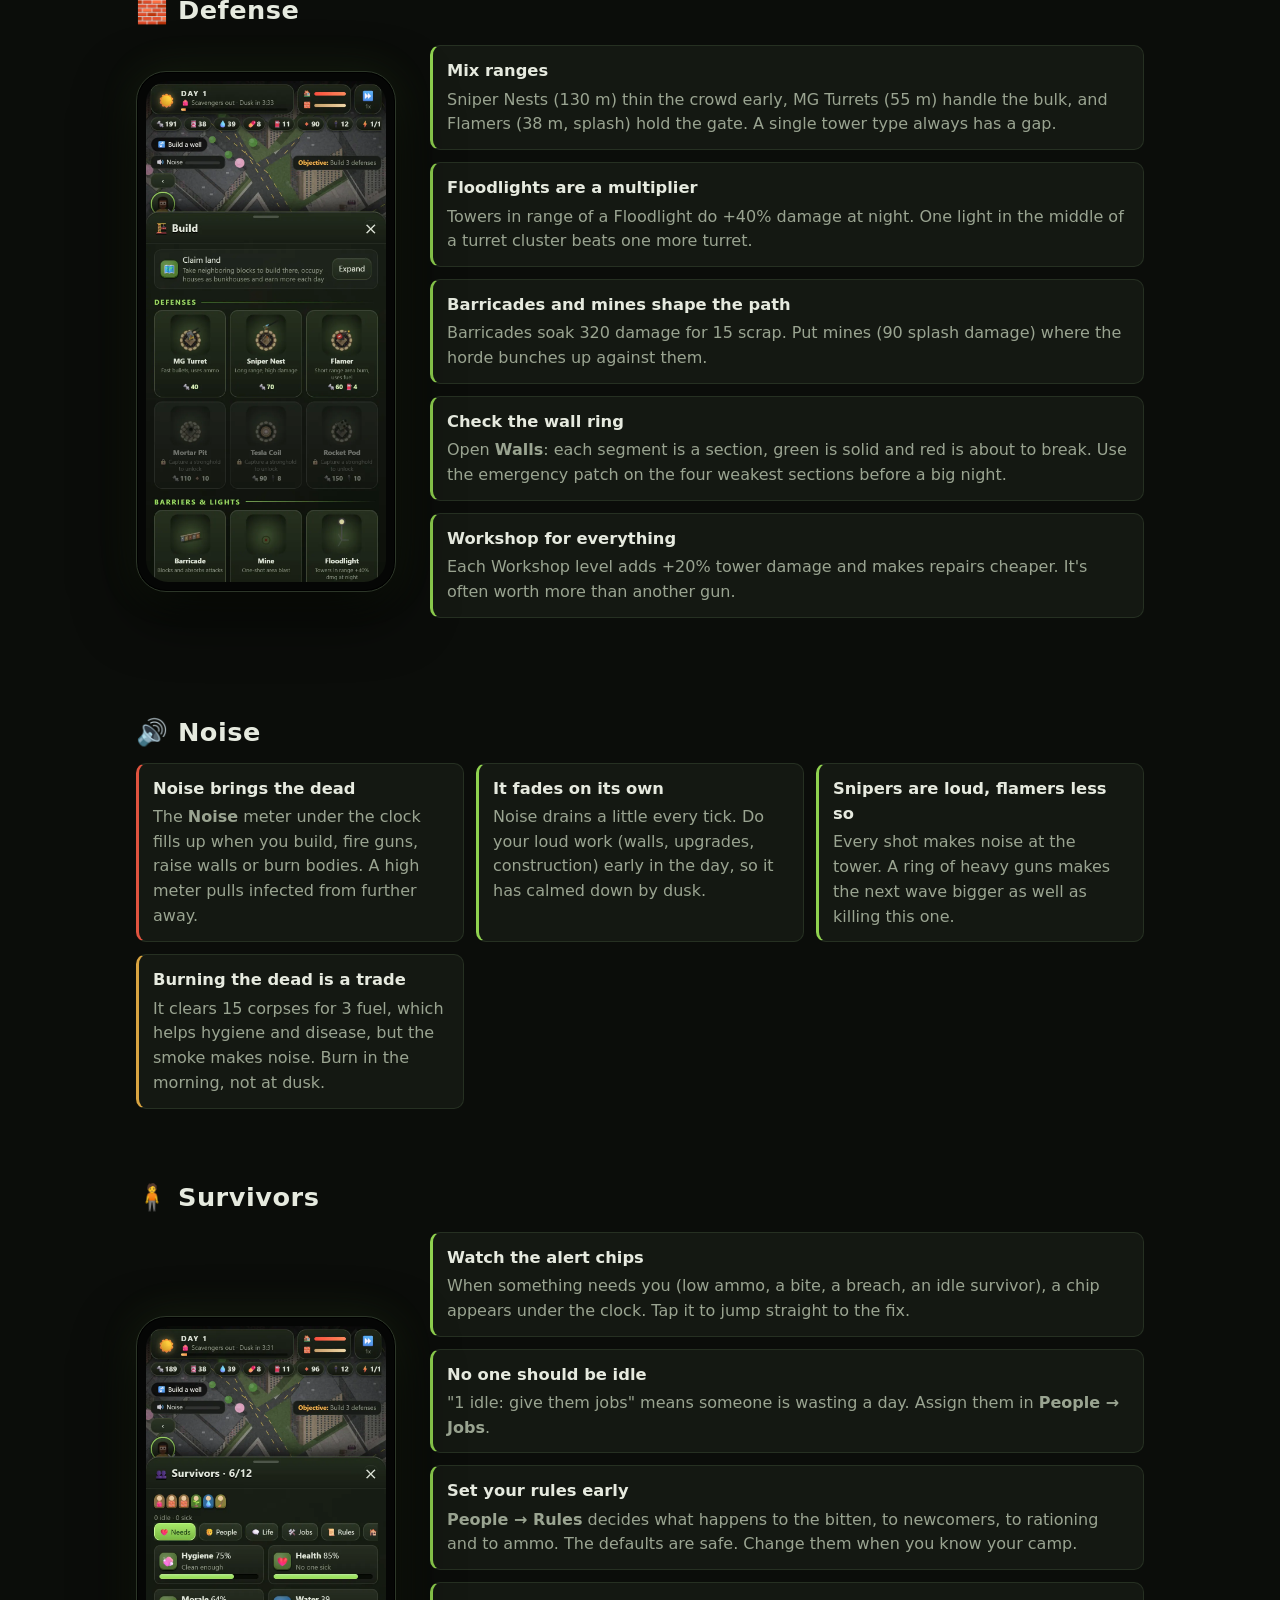
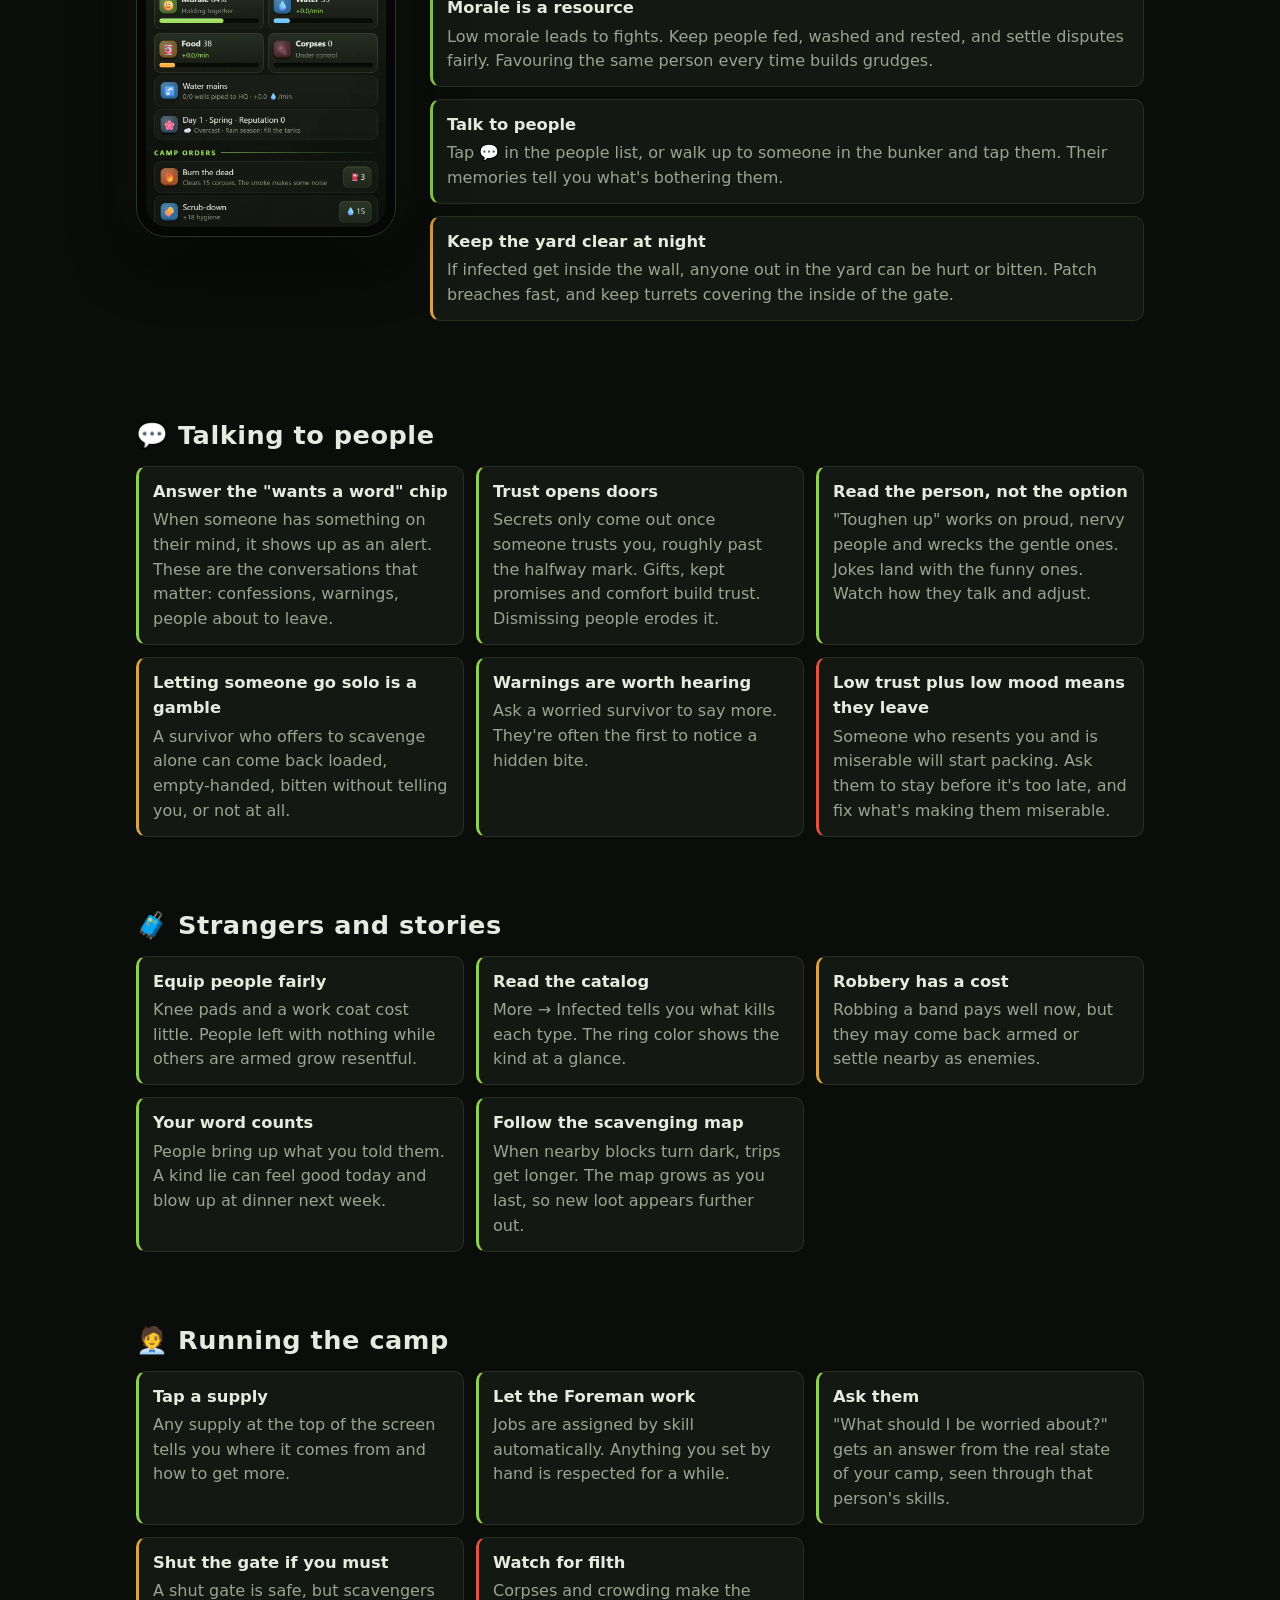
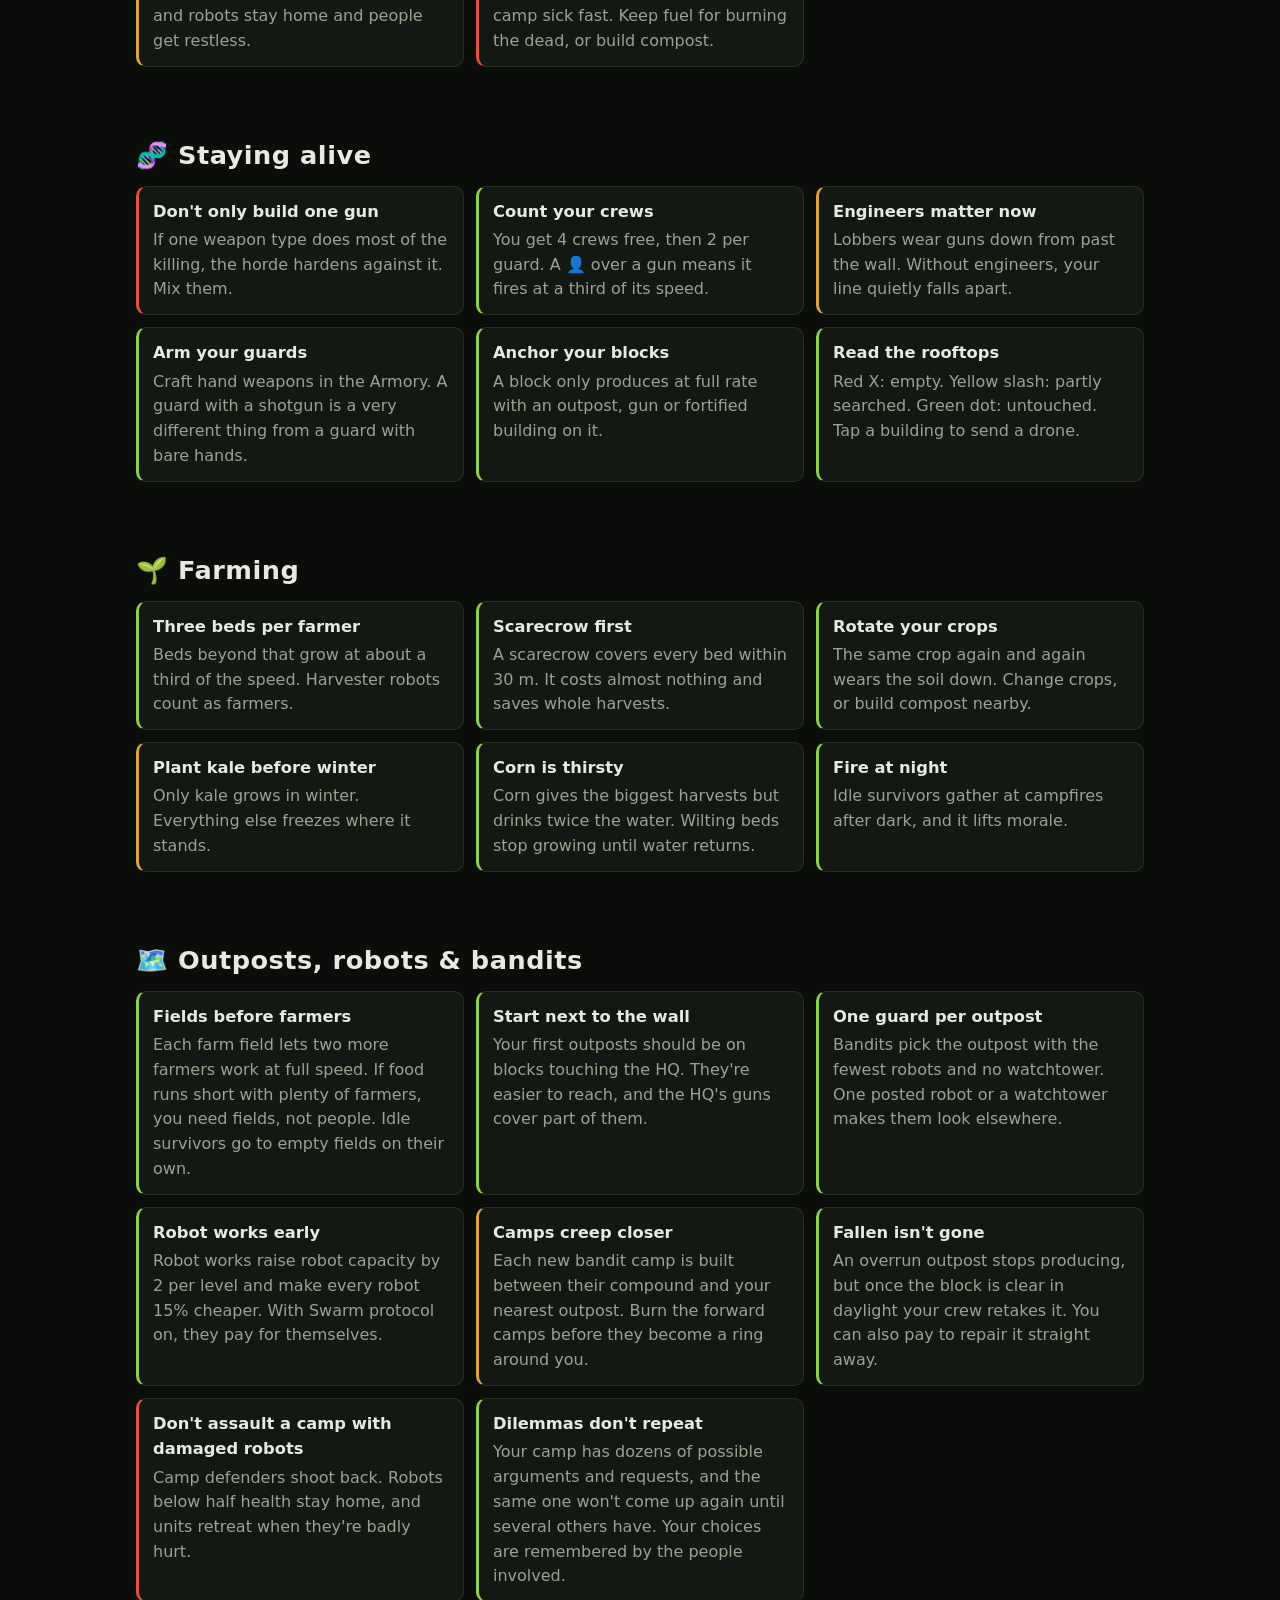
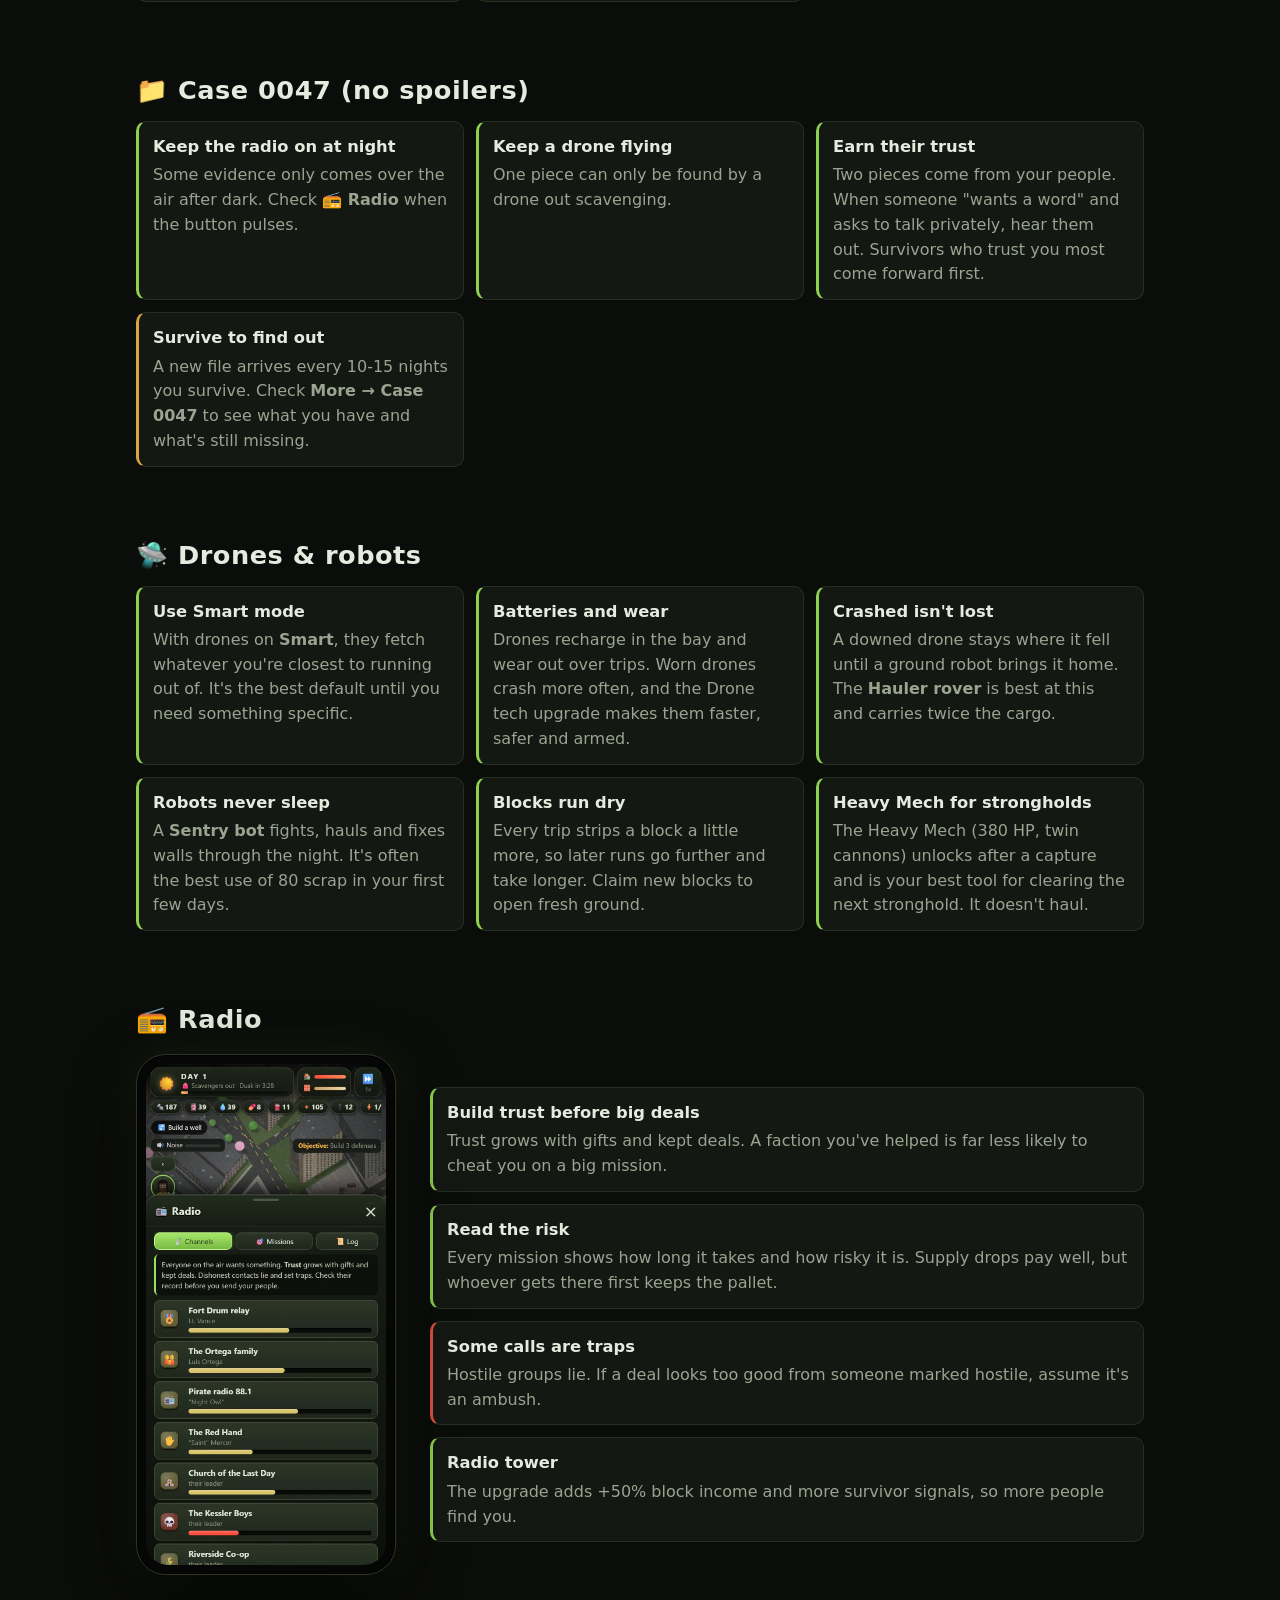
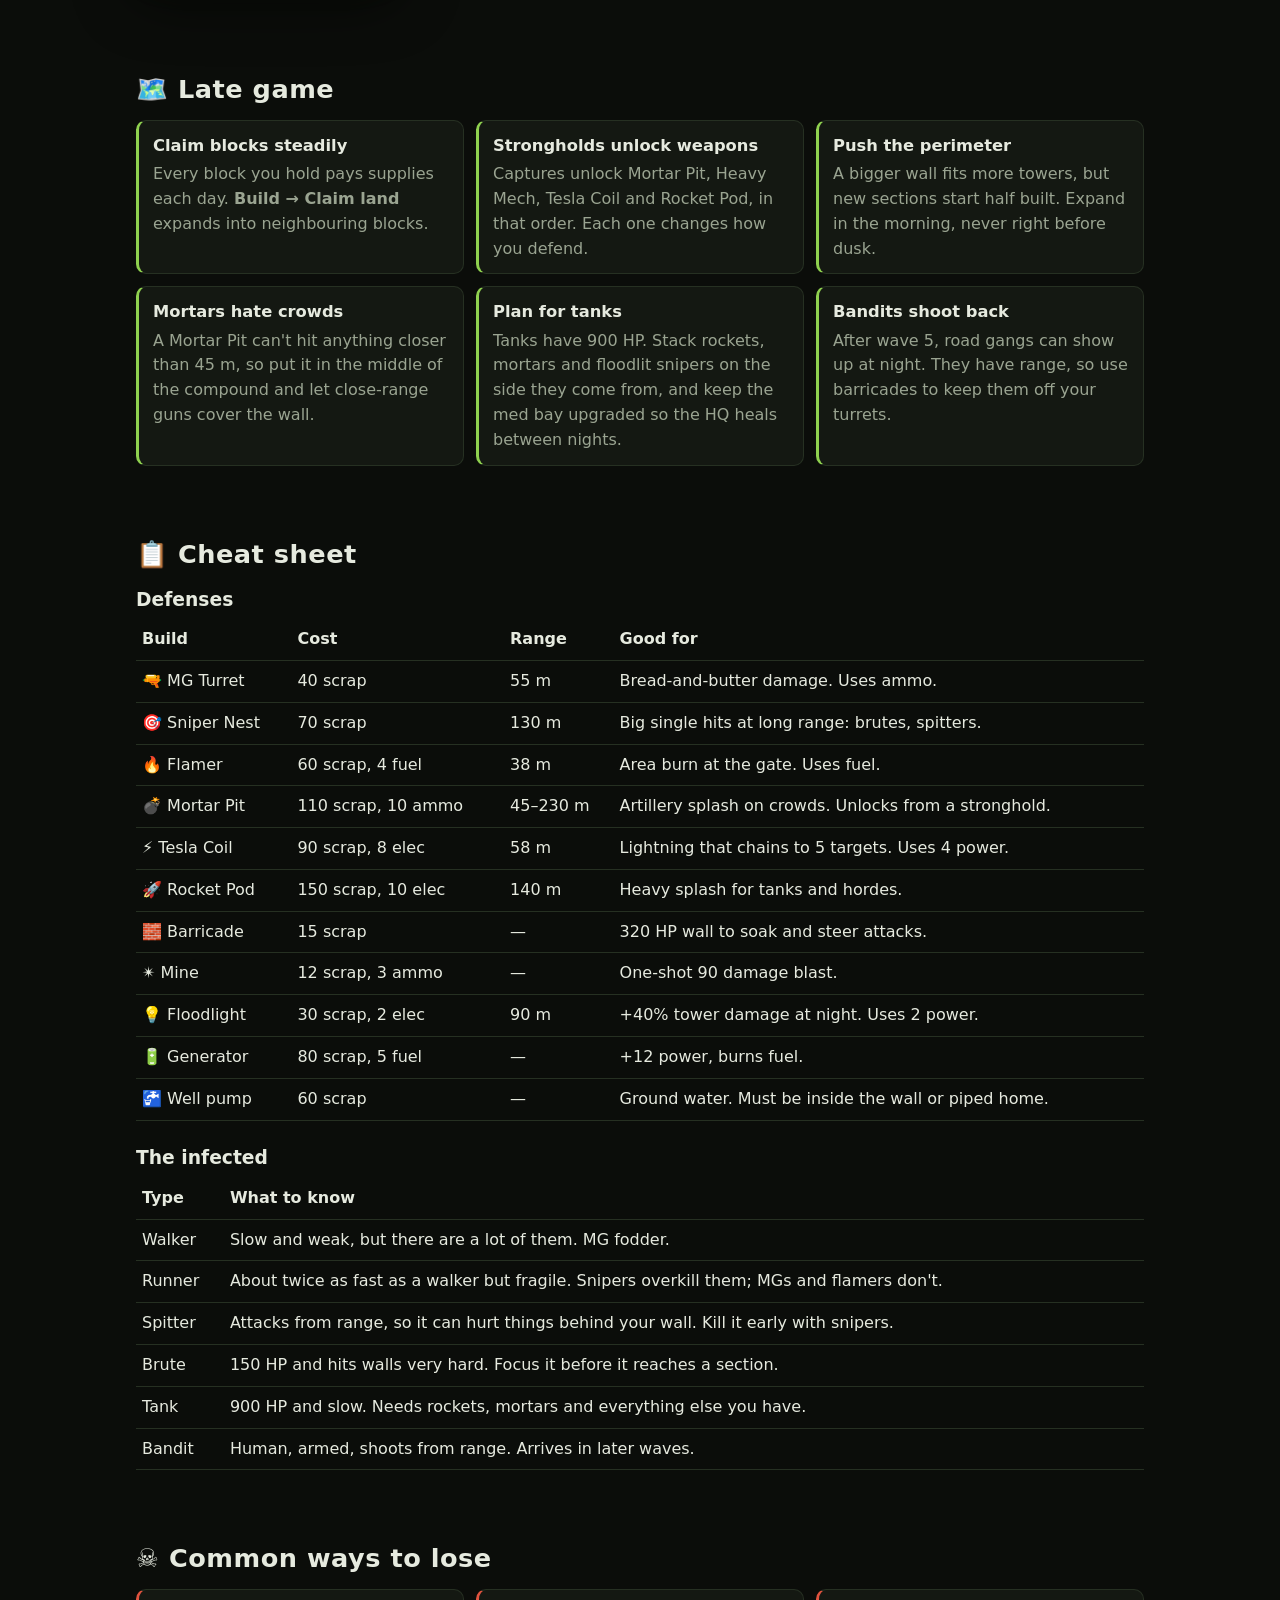
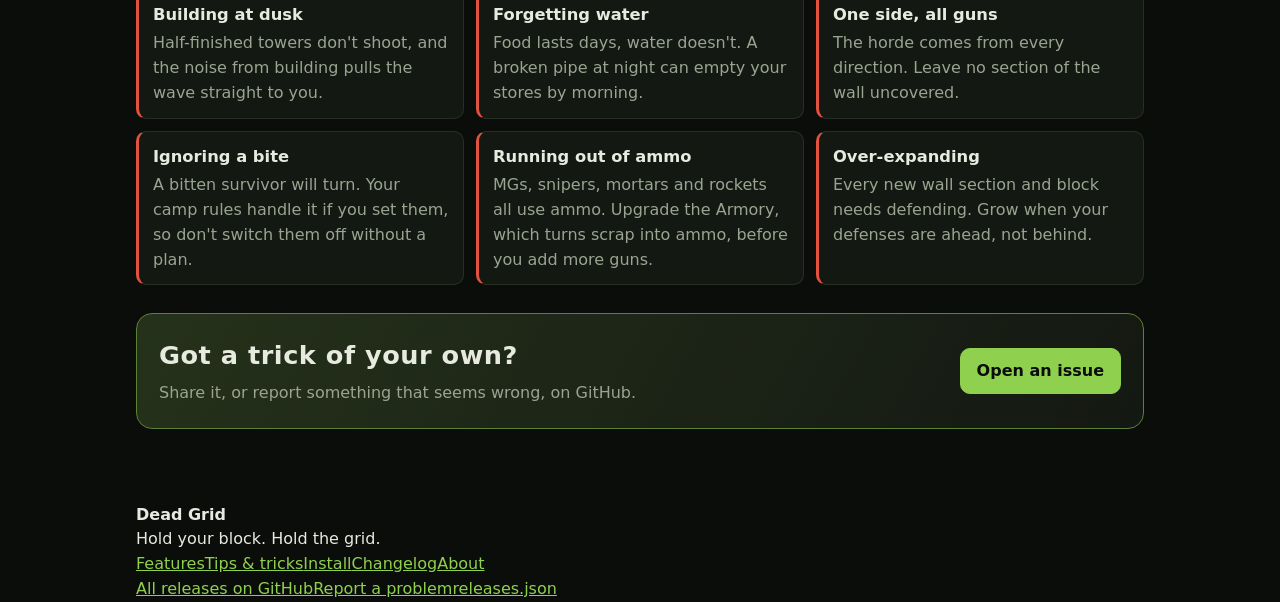
<file: docs/tips.html>
<!doctype html>
<html lang="en">
<head>
<meta charset="utf-8">
<meta name="viewport" content="width=device-width, initial-scale=1">
<title>Dead Grid tips and tricks</title>
<meta name="description" content="Hints, tips and tricks for Dead Grid: surviving the first night, water, noise, turret placement, survivors, drones, robots and late game strategy.">
<meta name="theme-color" content="#0d0f0c">
<link rel="stylesheet" href="site.css">
</head>
<body>
<div id="site-header"></div>
<main>
<div class="wrap">
  <div class="pagehead">
    <span class="kicker">Field manual</span>
    <h1>Tips &amp; tricks</h1>
    <p class="lead">Everything the survival guide doesn't have time to tell you. Read the first section before your first night, and come back to the rest when you need it.</p>
    <nav class="toc">
      <a href="#first">First night</a><a href="#water">Water &amp; supplies</a><a href="#defense">Defense</a><a href="#noise">Noise</a>
      <a href="#people">Survivors</a><a href="#talk">Talking</a><a href="#case">Case 0047</a><a href="#war">Staying alive</a><a href="#farm">Farming</a><a href="#frontier">Outposts &amp; bandits</a><a href="#machines">Drones &amp; robots</a><a href="#radio">Radio</a><a href="#late">Late game</a>
      <a href="#ref">Cheat sheet</a><a href="#mistakes">Common mistakes</a>
    </nav>
  </div>

  <section id="first" class="anchor">
    <h2>🌅 Surviving your first night</h2>
    <div class="frow" style="border:0;padding-top:4px">
      <div class="phone"><img loading="lazy" src="img/guide.webp" alt="Survival guide, step 1" width="412" height="860"></div>
      <div class="tips" style="grid-template-columns:1fr">
        <div class="tip"><h3>Follow the survival guide once</h3><p>It walks you through the real controls: the wall, your first MG Turret, a well pump and your people. You can skip it, but it's worth doing once.</p></div>
        <div class="tip"><h3>Watch the clock</h3><p>The panel at the top left counts down to dusk. Everything you build has to be finished by then, and building takes your crew time.</p></div>
        <div class="tip"><h3>Three defenses first</h3><p>Your first objective is to build 3 defenses, and it pays scrap. Two MG Turrets and a Sniper Nest is a solid opening for most maps.</p></div>
        <div class="tip"><h3>Turn up the speed</h3><p>The ⏩ button at the top right cycles 1×, 2× and 4×. Use 4× on quiet afternoons and drop back to 1× when the siege starts.</p></div>
      </div>
    </div>
  </section>

  <section id="water" class="anchor">
    <h2>💧 Water &amp; supplies</h2>
    <div class="tips">
      <div class="tip"><h3>Water runs out first</h3><p>People drink every minute. Build a <b>Well pump</b> on day one. It needs 1 power and has to sit inside your wall.</p></div>
      <div class="tip"><h3>Pipe it home</h3><p>A well outside the wall needs <b>Water pipes</b> laid back to the HQ, each within 24 m of the last. Pipes are cheap (5 scrap) but fragile, so keep runs short.</p></div>
      <div class="tip"><h3>Rain is free water</h3><p>When it rains, your rain catchers fill up. That's a good time to spend water on a scrub-down.</p></div>
      <div class="tip"><h3>Watch your power budget</h3><p>Wells, floodlights, tesla coils and every robot use power. Build a <b>Generator</b> (+12 power, burns fuel) or upgrade the <b>Power plant</b> before adding more.</p></div>
      <div class="tip"><h3>Storeroom before hoarding</h3><p>Supplies have a cap. The Storeroom upgrade adds +50% to every supply, so a good drone run doesn't go to waste.</p></div>
      <div class="tip warn"><h3>Fuel is a winter problem</h3><p>When the radio warns that winter is coming, stock fuel or build wood stoves. Heating everyone burns fuel every minute.</p></div>
    </div>
  </section>

  <section id="defense" class="anchor">
    <h2>🧱 Defense</h2>
    <div class="frow" style="border:0;padding-top:4px">
      <div class="phone"><img loading="lazy" src="img/build.webp" alt="Build panel" width="412" height="860"></div>
      <div class="tips" style="grid-template-columns:1fr">
        <div class="tip"><h3>Mix ranges</h3><p>Sniper Nests (130 m) thin the crowd early, MG Turrets (55 m) handle the bulk, and Flamers (38 m, splash) hold the gate. A single tower type always has a gap.</p></div>
        <div class="tip"><h3>Floodlights are a multiplier</h3><p>Towers in range of a Floodlight do +40% damage at night. One light in the middle of a turret cluster beats one more turret.</p></div>
        <div class="tip"><h3>Barricades and mines shape the path</h3><p>Barricades soak 320 damage for 15 scrap. Put mines (90 splash damage) where the horde bunches up against them.</p></div>
        <div class="tip"><h3>Check the wall ring</h3><p>Open <b>Walls</b>: each segment is a section, green is solid and red is about to break. Use the emergency patch on the four weakest sections before a big night.</p></div>
        <div class="tip"><h3>Workshop for everything</h3><p>Each Workshop level adds +20% tower damage and makes repairs cheaper. It's often worth more than another gun.</p></div>
      </div>
    </div>
  </section>

  <section id="noise" class="anchor">
    <h2>🔊 Noise</h2>
    <div class="tips">
      <div class="tip bad"><h3>Noise brings the dead</h3><p>The <b>Noise</b> meter under the clock fills up when you build, fire guns, raise walls or burn bodies. A high meter pulls infected from further away.</p></div>
      <div class="tip"><h3>It fades on its own</h3><p>Noise drains a little every tick. Do your loud work (walls, upgrades, construction) early in the day, so it has calmed down by dusk.</p></div>
      <div class="tip"><h3>Snipers are loud, flamers less so</h3><p>Every shot makes noise at the tower. A ring of heavy guns makes the next wave bigger as well as killing this one.</p></div>
      <div class="tip warn"><h3>Burning the dead is a trade</h3><p>It clears 15 corpses for 3 fuel, which helps hygiene and disease, but the smoke makes noise. Burn in the morning, not at dusk.</p></div>
    </div>
  </section>

  <section id="people" class="anchor">
    <h2>🧍 Survivors</h2>
    <div class="frow" style="border:0;padding-top:4px">
      <div class="phone"><img loading="lazy" src="img/people.webp" alt="Survivors panel" width="412" height="860"></div>
      <div class="tips" style="grid-template-columns:1fr">
        <div class="tip"><h3>Watch the alert chips</h3><p>When something needs you (low ammo, a bite, a breach, an idle survivor), a chip appears under the clock. Tap it to jump straight to the fix.</p></div>
        <div class="tip"><h3>No one should be idle</h3><p>"1 idle: give them jobs" means someone is wasting a day. Assign them in <b>People → Jobs</b>.</p></div>
        <div class="tip"><h3>Set your rules early</h3><p><b>People → Rules</b> decides what happens to the bitten, to newcomers, to rationing and to ammo. The defaults are safe. Change them when you know your camp.</p></div>
        <div class="tip"><h3>Morale is a resource</h3><p>Low morale leads to fights. Keep people fed, washed and rested, and settle disputes fairly. Favouring the same person every time builds grudges.</p></div>
        <div class="tip"><h3>Talk to people</h3><p>Tap 💬 in the people list, or walk up to someone in the bunker and tap them. Their memories tell you what's bothering them.</p></div>
        <div class="tip warn"><h3>Keep the yard clear at night</h3><p>If infected get inside the wall, anyone out in the yard can be hurt or bitten. Patch breaches fast, and keep turrets covering the inside of the gate.</p></div>
      </div>
    </div>
  </section>

  <section id="talk" class="anchor">
    <h2>💬 Talking to people</h2>
    <div class="tips">
      <div class="tip"><h3>Answer the "wants a word" chip</h3><p>When someone has something on their mind, it shows up as an alert. These are the conversations that matter: confessions, warnings, people about to leave.</p></div>
      <div class="tip"><h3>Trust opens doors</h3><p>Secrets only come out once someone trusts you, roughly past the halfway mark. Gifts, kept promises and comfort build trust. Dismissing people erodes it.</p></div>
      <div class="tip"><h3>Read the person, not the option</h3><p>"Toughen up" works on proud, nervy people and wrecks the gentle ones. Jokes land with the funny ones. Watch how they talk and adjust.</p></div>
      <div class="tip warn"><h3>Letting someone go solo is a gamble</h3><p>A survivor who offers to scavenge alone can come back loaded, empty-handed, bitten without telling you, or not at all.</p></div>
      <div class="tip"><h3>Warnings are worth hearing</h3><p>Ask a worried survivor to say more. They're often the first to notice a hidden bite.</p></div>
      <div class="tip bad"><h3>Low trust plus low mood means they leave</h3><p>Someone who resents you and is miserable will start packing. Ask them to stay before it's too late, and fix what's making them miserable.</p></div>
    </div>
  </section>

  <section id="road" class="anchor">
    <h2>🧳 Strangers and stories</h2>
    <div class="tips">
      <div class="tip"><h3>Equip people fairly</h3><p>Knee pads and a work coat cost little. People left with nothing while others are armed grow resentful.</p></div>
      <div class="tip"><h3>Read the catalog</h3><p>More → Infected tells you what kills each type. The ring color shows the kind at a glance.</p></div>
      <div class="tip warn"><h3>Robbery has a cost</h3><p>Robbing a band pays well now, but they may come back armed or settle nearby as enemies.</p></div>
      <div class="tip"><h3>Your word counts</h3><p>People bring up what you told them. A kind lie can feel good today and blow up at dinner next week.</p></div>
      <div class="tip"><h3>Follow the scavenging map</h3><p>When nearby blocks turn dark, trips get longer. The map grows as you last, so new loot appears further out.</p></div>
    </div>
  </section>

  <section id="camp" class="anchor">
    <h2>🧑‍💼 Running the camp</h2>
    <div class="tips">
      <div class="tip"><h3>Tap a supply</h3><p>Any supply at the top of the screen tells you where it comes from and how to get more.</p></div>
      <div class="tip"><h3>Let the Foreman work</h3><p>Jobs are assigned by skill automatically. Anything you set by hand is respected for a while.</p></div>
      <div class="tip"><h3>Ask them</h3><p>"What should I be worried about?" gets an answer from the real state of your camp, seen through that person's skills.</p></div>
      <div class="tip warn"><h3>Shut the gate if you must</h3><p>A shut gate is safe, but scavengers and robots stay home and people get restless.</p></div>
      <div class="tip bad"><h3>Watch for filth</h3><p>Corpses and crowding make the camp sick fast. Keep fuel for burning the dead, or build compost.</p></div>
    </div>
  </section>

  <section id="war" class="anchor">
    <h2>🧬 Staying alive</h2>
    <div class="tips">
      <div class="tip bad"><h3>Don't only build one gun</h3><p>If one weapon type does most of the killing, the horde hardens against it. Mix them.</p></div>
      <div class="tip"><h3>Count your crews</h3><p>You get 4 crews free, then 2 per guard. A 👤 over a gun means it fires at a third of its speed.</p></div>
      <div class="tip warn"><h3>Engineers matter now</h3><p>Lobbers wear guns down from past the wall. Without engineers, your line quietly falls apart.</p></div>
      <div class="tip"><h3>Arm your guards</h3><p>Craft hand weapons in the Armory. A guard with a shotgun is a very different thing from a guard with bare hands.</p></div>
      <div class="tip"><h3>Anchor your blocks</h3><p>A block only produces at full rate with an outpost, gun or fortified building on it.</p></div>
      <div class="tip"><h3>Read the rooftops</h3><p>Red X: empty. Yellow slash: partly searched. Green dot: untouched. Tap a building to send a drone.</p></div>
    </div>
  </section>

  <section id="farm" class="anchor">
    <h2>🌱 Farming</h2>
    <div class="tips">
      <div class="tip"><h3>Three beds per farmer</h3><p>Beds beyond that grow at about a third of the speed. Harvester robots count as farmers.</p></div>
      <div class="tip"><h3>Scarecrow first</h3><p>A scarecrow covers every bed within 30 m. It costs almost nothing and saves whole harvests.</p></div>
      <div class="tip"><h3>Rotate your crops</h3><p>The same crop again and again wears the soil down. Change crops, or build compost nearby.</p></div>
      <div class="tip warn"><h3>Plant kale before winter</h3><p>Only kale grows in winter. Everything else freezes where it stands.</p></div>
      <div class="tip"><h3>Corn is thirsty</h3><p>Corn gives the biggest harvests but drinks twice the water. Wilting beds stop growing until water returns.</p></div>
      <div class="tip"><h3>Fire at night</h3><p>Idle survivors gather at campfires after dark, and it lifts morale.</p></div>
    </div>
  </section>

  <section id="frontier" class="anchor">
    <h2>🗺️ Outposts, robots &amp; bandits</h2>
    <div class="tips">
      <div class="tip"><h3>Fields before farmers</h3><p>Each farm field lets two more farmers work at full speed. If food runs short with plenty of farmers, you need fields, not people. Idle survivors go to empty fields on their own.</p></div>
      <div class="tip"><h3>Start next to the wall</h3><p>Your first outposts should be on blocks touching the HQ. They're easier to reach, and the HQ's guns cover part of them.</p></div>
      <div class="tip"><h3>One guard per outpost</h3><p>Bandits pick the outpost with the fewest robots and no watchtower. One posted robot or a watchtower makes them look elsewhere.</p></div>
      <div class="tip"><h3>Robot works early</h3><p>Robot works raise robot capacity by 2 per level and make every robot 15% cheaper. With Swarm protocol on, they pay for themselves.</p></div>
      <div class="tip warn"><h3>Camps creep closer</h3><p>Each new bandit camp is built between their compound and your nearest outpost. Burn the forward camps before they become a ring around you.</p></div>
      <div class="tip"><h3>Fallen isn't gone</h3><p>An overrun outpost stops producing, but once the block is clear in daylight your crew retakes it. You can also pay to repair it straight away.</p></div>
      <div class="tip bad"><h3>Don't assault a camp with damaged robots</h3><p>Camp defenders shoot back. Robots below half health stay home, and units retreat when they're badly hurt.</p></div>
      <div class="tip"><h3>Dilemmas don't repeat</h3><p>Your camp has dozens of possible arguments and requests, and the same one won't come up again until several others have. Your choices are remembered by the people involved.</p></div>
    </div>
  </section>

  <section id="case" class="anchor">
    <h2>📁 Case 0047 (no spoilers)</h2>
    <div class="tips">
      <div class="tip"><h3>Keep the radio on at night</h3><p>Some evidence only comes over the air after dark. Check <b>📻 Radio</b> when the button pulses.</p></div>
      <div class="tip"><h3>Keep a drone flying</h3><p>One piece can only be found by a drone out scavenging.</p></div>
      <div class="tip"><h3>Earn their trust</h3><p>Two pieces come from your people. When someone "wants a word" and asks to talk privately, hear them out. Survivors who trust you most come forward first.</p></div>
      <div class="tip warn"><h3>Survive to find out</h3><p>A new file arrives every 10-15 nights you survive. Check <b>More → Case 0047</b> to see what you have and what's still missing.</p></div>
    </div>
  </section>

  <section id="machines" class="anchor">
    <h2>🛸 Drones &amp; robots</h2>
    <div class="tips">
      <div class="tip"><h3>Use Smart mode</h3><p>With drones on <b>Smart</b>, they fetch whatever you're closest to running out of. It's the best default until you need something specific.</p></div>
      <div class="tip"><h3>Batteries and wear</h3><p>Drones recharge in the bay and wear out over trips. Worn drones crash more often, and the Drone tech upgrade makes them faster, safer and armed.</p></div>
      <div class="tip"><h3>Crashed isn't lost</h3><p>A downed drone stays where it fell until a ground robot brings it home. The <b>Hauler rover</b> is best at this and carries twice the cargo.</p></div>
      <div class="tip"><h3>Robots never sleep</h3><p>A <b>Sentry bot</b> fights, hauls and fixes walls through the night. It's often the best use of 80 scrap in your first few days.</p></div>
      <div class="tip"><h3>Blocks run dry</h3><p>Every trip strips a block a little more, so later runs go further and take longer. Claim new blocks to open fresh ground.</p></div>
      <div class="tip"><h3>Heavy Mech for strongholds</h3><p>The Heavy Mech (380 HP, twin cannons) unlocks after a capture and is your best tool for clearing the next stronghold. It doesn't haul.</p></div>
    </div>
  </section>

  <section id="radio" class="anchor">
    <h2>📻 Radio</h2>
    <div class="frow" style="border:0;padding-top:4px">
      <div class="phone"><img loading="lazy" src="img/radio.webp" alt="Radio panel" width="412" height="860"></div>
      <div class="tips" style="grid-template-columns:1fr">
        <div class="tip"><h3>Build trust before big deals</h3><p>Trust grows with gifts and kept deals. A faction you've helped is far less likely to cheat you on a big mission.</p></div>
        <div class="tip"><h3>Read the risk</h3><p>Every mission shows how long it takes and how risky it is. Supply drops pay well, but whoever gets there first keeps the pallet.</p></div>
        <div class="tip bad"><h3>Some calls are traps</h3><p>Hostile groups lie. If a deal looks too good from someone marked hostile, assume it's an ambush.</p></div>
        <div class="tip"><h3>Radio tower</h3><p>The upgrade adds +50% block income and more survivor signals, so more people find you.</p></div>
      </div>
    </div>
  </section>

  <section id="late" class="anchor">
    <h2>🗺️ Late game</h2>
    <div class="tips">
      <div class="tip"><h3>Claim blocks steadily</h3><p>Every block you hold pays supplies each day. <b>Build → Claim land</b> expands into neighbouring blocks.</p></div>
      <div class="tip"><h3>Strongholds unlock weapons</h3><p>Captures unlock Mortar Pit, Heavy Mech, Tesla Coil and Rocket Pod, in that order. Each one changes how you defend.</p></div>
      <div class="tip"><h3>Push the perimeter</h3><p>A bigger wall fits more towers, but new sections start half built. Expand in the morning, never right before dusk.</p></div>
      <div class="tip"><h3>Mortars hate crowds</h3><p>A Mortar Pit can't hit anything closer than 45 m, so put it in the middle of the compound and let close-range guns cover the wall.</p></div>
      <div class="tip"><h3>Plan for tanks</h3><p>Tanks have 900 HP. Stack rockets, mortars and floodlit snipers on the side they come from, and keep the med bay upgraded so the HQ heals between nights.</p></div>
      <div class="tip"><h3>Bandits shoot back</h3><p>After wave 5, road gangs can show up at night. They have range, so use barricades to keep them off your turrets.</p></div>
    </div>
  </section>

  <section id="ref" class="anchor">
    <h2>📋 Cheat sheet</h2>
    <h3>Defenses</h3>
    <div class="tbl-wrap"><table>
      <thead><tr><th>Build</th><th>Cost</th><th>Range</th><th>Good for</th></tr></thead>
      <tbody>
        <tr><td>🔫 MG Turret</td><td>40 scrap</td><td>55 m</td><td>Bread-and-butter damage. Uses ammo.</td></tr>
        <tr><td>🎯 Sniper Nest</td><td>70 scrap</td><td>130 m</td><td>Big single hits at long range: brutes, spitters.</td></tr>
        <tr><td>🔥 Flamer</td><td>60 scrap, 4 fuel</td><td>38 m</td><td>Area burn at the gate. Uses fuel.</td></tr>
        <tr><td>💣 Mortar Pit</td><td>110 scrap, 10 ammo</td><td>45–230 m</td><td>Artillery splash on crowds. Unlocks from a stronghold.</td></tr>
        <tr><td>⚡ Tesla Coil</td><td>90 scrap, 8 elec</td><td>58 m</td><td>Lightning that chains to 5 targets. Uses 4 power.</td></tr>
        <tr><td>🚀 Rocket Pod</td><td>150 scrap, 10 elec</td><td>140 m</td><td>Heavy splash for tanks and hordes.</td></tr>
        <tr><td>🧱 Barricade</td><td>15 scrap</td><td>—</td><td>320 HP wall to soak and steer attacks.</td></tr>
        <tr><td>✴️ Mine</td><td>12 scrap, 3 ammo</td><td>—</td><td>One-shot 90 damage blast.</td></tr>
        <tr><td>💡 Floodlight</td><td>30 scrap, 2 elec</td><td>90 m</td><td>+40% tower damage at night. Uses 2 power.</td></tr>
        <tr><td>🔋 Generator</td><td>80 scrap, 5 fuel</td><td>—</td><td>+12 power, burns fuel.</td></tr>
        <tr><td>🚰 Well pump</td><td>60 scrap</td><td>—</td><td>Ground water. Must be inside the wall or piped home.</td></tr>
      </tbody>
    </table></div>
    <h3 style="margin-top:1.2em">The infected</h3>
    <div class="tbl-wrap"><table>
      <thead><tr><th>Type</th><th>What to know</th></tr></thead>
      <tbody>
        <tr><td>Walker</td><td>Slow and weak, but there are a lot of them. MG fodder.</td></tr>
        <tr><td>Runner</td><td>About twice as fast as a walker but fragile. Snipers overkill them; MGs and flamers don't.</td></tr>
        <tr><td>Spitter</td><td>Attacks from range, so it can hurt things behind your wall. Kill it early with snipers.</td></tr>
        <tr><td>Brute</td><td>150 HP and hits walls very hard. Focus it before it reaches a section.</td></tr>
        <tr><td>Tank</td><td>900 HP and slow. Needs rockets, mortars and everything else you have.</td></tr>
        <tr><td>Bandit</td><td>Human, armed, shoots from range. Arrives in later waves.</td></tr>
      </tbody>
    </table></div>
  </section>

  <section id="mistakes" class="anchor">
    <h2>☠️ Common ways to lose</h2>
    <div class="tips">
      <div class="tip bad"><h3>Building at dusk</h3><p>Half-finished towers don't shoot, and the noise from building pulls the wave straight to you.</p></div>
      <div class="tip bad"><h3>Forgetting water</h3><p>Food lasts days, water doesn't. A broken pipe at night can empty your stores by morning.</p></div>
      <div class="tip bad"><h3>One side, all guns</h3><p>The horde comes from every direction. Leave no section of the wall uncovered.</p></div>
      <div class="tip bad"><h3>Ignoring a bite</h3><p>A bitten survivor will turn. Your camp rules handle it if you set them, so don't switch them off without a plan.</p></div>
      <div class="tip bad"><h3>Running out of ammo</h3><p>MGs, snipers, mortars and rockets all use ammo. Upgrade the Armory, which turns scrap into ammo, before you add more guns.</p></div>
      <div class="tip bad"><h3>Over-expanding</h3><p>Every new wall section and block needs defending. Grow when your defenses are ahead, not behind.</p></div>
    </div>
  </section>

  <section>
    <div class="banner"><div><h2>Got a trick of your own?</h2><p style="margin:.3em 0 0;color:var(--muted)">Share it, or report something that seems wrong, on GitHub.</p></div><a class="btn primary" id="issues" href="#">Open an issue</a></div>
  </section>
</div>
</main>
<div id="site-footer"></div>
<script src="site.js"></script>
<script>
window.Site.ready.then(function (site) { document.getElementById("issues").href = site.repo + "/issues"; });
</script>
</body>
</html>
</file>
<file: docs/site.css>
:root {
  --accent: #3b82f6;
  --bg: #0b0f1a;
  --panel: #131a2b;
  --line: #243049;
  --text: #e8ecf5;
  --muted: #9aa6bf;
  --ok: #34d399;
  color-scheme: dark;
}
@media (prefers-color-scheme: light) {
  :root { --bg: #f6f8fc; --panel: #ffffff; --line: #dfe5f1; --text: #131a2b; --muted: #55627c; color-scheme: light; }
}
* { box-sizing: border-box; }
html { scroll-behavior: smooth; }
body { margin: 0; background: var(--bg); color: var(--text); font: 16px/1.55 system-ui, -apple-system, "Segoe UI", Roboto, sans-serif; }
a { color: var(--accent); }
code { font: 0.9em ui-monospace, Menlo, Consolas, monospace; background: color-mix(in srgb, var(--accent) 14%, transparent); padding: 1px 5px; border-radius: 4px; }
.wrap { max-width: 1040px; margin: 0 auto; padding: 0 16px; }
main { padding: 28px 0 60px; }
h1 { font-size: clamp(2rem, 6vw, 3.2rem); line-height: 1.1; margin: 0.2em 0; }
h1 span { color: var(--accent); }
h2 { font-size: 1.6rem; margin: 1.6em 0 0.4em; }
h3 { margin: 0.2em 0 0.3em; }
.lead { font-size: 1.12rem; color: var(--muted); max-width: 62ch; }
.kicker { display: inline-block; font-size: 0.78rem; letter-spacing: 0.08em; text-transform: uppercase; color: var(--accent); font-weight: 700; }
section { padding: 14px 0; }

.top { position: sticky; top: 0; z-index: 10; background: color-mix(in srgb, var(--bg) 88%, transparent); backdrop-filter: blur(8px); border-bottom: 1px solid var(--line); }
.top .wrap { display: flex; align-items: center; gap: 16px; height: 56px; }
.brand { font-weight: 800; color: var(--text); text-decoration: none; margin-right: auto; }
.brand .mark { color: var(--accent); }
nav.main { display: flex; gap: 4px; align-items: center; }
nav.main a { color: var(--muted); text-decoration: none; padding: 6px 10px; border-radius: 8px; }
nav.main a:hover, nav.main a.on { color: var(--text); background: var(--panel); }
nav.main a.dl { background: var(--accent); color: #fff; font-weight: 700; }
.menu-btn { display: none; background: none; border: 1px solid var(--line); color: var(--text); border-radius: 8px; padding: 6px 10px; font-size: 1.1rem; }
@media (max-width: 720px) {
  .menu-btn { display: block; }
  nav.main { display: none; position: absolute; top: 56px; left: 0; right: 0; flex-direction: column; align-items: stretch; background: var(--bg); border-bottom: 1px solid var(--line); padding: 8px 16px 14px; }
  nav.main.open { display: flex; }
}

.btns { display: flex; flex-wrap: wrap; gap: 10px; margin: 18px 0 8px; }
.btn { display: inline-block; padding: 10px 16px; border-radius: 10px; border: 1px solid var(--line); background: var(--panel); color: var(--text); text-decoration: none; font-weight: 600; cursor: pointer; font-size: 1rem; }
.btn.primary { background: var(--accent); border-color: var(--accent); color: #fff; }
.btn.small { padding: 6px 11px; font-size: 0.9rem; }
.grid { display: grid; gap: 14px; grid-template-columns: repeat(auto-fit, minmax(240px, 1fr)); }
.grid.two { grid-template-columns: repeat(auto-fit, minmax(300px, 1fr)); }
.card, .callout { background: var(--panel); border: 1px solid var(--line); border-radius: 14px; padding: 16px; color: var(--text); text-decoration: none; display: block; }
.card .ic { font-size: 1.7rem; }
.card p, .callout p { color: var(--muted); margin: 0.3em 0 0; }
.callout.warn { border-color: #d9a441; }
.pagehead { padding: 18px 0 6px; }
.pill { display: inline-block; font-size: 0.8rem; padding: 2px 9px; border-radius: 99px; border: 1px solid var(--line); color: var(--muted); }
.pill.green { color: var(--ok); border-color: var(--ok); }
.search { width: 100%; max-width: 420px; padding: 10px 12px; border-radius: 10px; border: 1px solid var(--line); background: var(--panel); color: var(--text); font-size: 1rem; }
.filter { display: flex; gap: 12px; align-items: center; flex-wrap: wrap; margin-top: 10px; }

.rel { background: var(--panel); border: 1px solid var(--line); border-radius: 14px; padding: 16px; margin: 14px 0; }
.rel header { display: flex; flex-wrap: wrap; gap: 4px 12px; align-items: baseline; justify-content: space-between; }
.rel h2 { margin: 0; font-size: 1.25rem; }
.rel .meta { color: var(--muted); font-size: 0.9rem; }
.tag { margin-left: 8px; font-size: 0.7rem; background: var(--accent); color: #fff; padding: 2px 7px; border-radius: 99px; vertical-align: middle; }
.md ul { padding-left: 1.2em; } .md li { margin: 0.2em 0; }
.files { display: flex; flex-wrap: wrap; gap: 8px; margin-top: 10px; }
details { margin-top: 10px; color: var(--muted); }
table { width: 100%; border-collapse: collapse; }
th, td { text-align: left; padding: 8px 6px; border-bottom: 1px solid var(--line); vertical-align: top; }
td.hash { font: 12px ui-monospace, Menlo, Consolas, monospace; word-break: break-all; color: var(--muted); }
ol.steps { padding-left: 1.2em; } ol.steps li { margin: 0.5em 0; }

footer.foot { border-top: 1px solid var(--line); color: var(--muted); font-size: 0.9rem; padding: 24px 0 40px; }
footer .cols { display: grid; gap: 20px; grid-template-columns: repeat(auto-fit, minmax(220px, 1fr)); }
footer .links { display: flex; flex-direction: column; gap: 6px; }

/* ---- Dead Grid theme: always night, always grim ---- */
:root, :root { --bg: #0b0d0a; --panel: #141812; --line: #263022; --text: #e6eadf; --muted: #9aa491; --ok: #8fd14f; --danger: #e0533f; color-scheme: dark; }
@media (prefers-color-scheme: light) { :root { --bg: #0b0d0a; --panel: #141812; --line: #263022; --text: #e6eadf; --muted: #9aa491; color-scheme: dark; } }
body { background: radial-gradient(1200px 600px at 70% -10%, #1b2414 0%, transparent 60%), var(--bg); background-attachment: fixed; }
h1, h2, .brand { letter-spacing: .02em; }
h1 { font-weight: 900; text-transform: uppercase; }
.btn.primary, nav.main a.dl { color: #0b0d0a; }
.btn.primary:hover { filter: brightness(1.1); }
.btn.danger { border-color: var(--danger); color: var(--danger); }

.hero { display: grid; grid-template-columns: 1.15fr .85fr; gap: 32px; align-items: center; padding: 22px 0 10px; }
.hero h1 { font-size: clamp(2.6rem, 9vw, 4.6rem); margin: .1em 0 .15em; text-shadow: 0 0 28px color-mix(in srgb, var(--accent) 35%, transparent); }
.hero .lead { color: var(--text); opacity: .85; }
@media (max-width: 760px) { .hero { grid-template-columns: 1fr; } .hero .phone { max-width: 270px; margin: 0 auto; } }

.phone { position: relative; border-radius: 30px; padding: 9px; background: #050605; border: 1px solid #2c3628; box-shadow: 0 20px 60px #000c, 0 0 0 1px #000 inset, 0 0 40px color-mix(in srgb, var(--accent) 12%, transparent); }
.phone img { display: block; width: 100%; height: auto; border-radius: 22px; }
.phone.tilt { transform: rotate(2.5deg); }
.phones { display: grid; gap: 18px; grid-template-columns: repeat(auto-fit, minmax(170px, 1fr)); }
.shot { margin: 0; cursor: zoom-in; }
.shot figcaption { color: var(--muted); font-size: .88rem; margin-top: 8px; text-align: center; }
.strip { display: flex; gap: 16px; overflow-x: auto; scroll-snap-type: x mandatory; padding: 6px 2px 14px; }
.strip .shot { flex: 0 0 200px; scroll-snap-align: start; }

.frow { display: grid; grid-template-columns: 260px 1fr; gap: 34px; align-items: center; padding: 26px 0; border-top: 1px solid var(--line); }
.frow:nth-of-type(even) { grid-template-columns: 1fr 260px; }
.frow:nth-of-type(even) .phone { order: 2; }
.frow h2 { margin-top: 0; }
.frow ul { color: var(--muted); padding-left: 1.2em; } .frow li { margin: .35em 0; } .frow li b { color: var(--text); }
@media (max-width: 760px) { .frow, .frow:nth-of-type(even) { grid-template-columns: 1fr; } .frow .phone { max-width: 250px; margin: 0 auto; order: 0 !important; } }

.stats { display: grid; gap: 12px; grid-template-columns: repeat(auto-fit, minmax(150px, 1fr)); margin: 10px 0; }
.stat { background: var(--panel); border: 1px solid var(--line); border-radius: 12px; padding: 12px 14px; }
.stat b { display: block; font-size: 1.5rem; color: var(--accent); }
.stat span { color: var(--muted); font-size: .9rem; }
.loop { counter-reset: s; display: grid; gap: 12px; grid-template-columns: repeat(auto-fit, minmax(210px, 1fr)); }
.loop .card { position: relative; padding-top: 36px; }
.loop .card::before { counter-increment: s; content: counter(s); position: absolute; top: 12px; left: 16px; font-weight: 900; color: var(--accent); font-size: .85rem; letter-spacing: .1em; }
.banner { border: 1px solid color-mix(in srgb, var(--accent) 50%, var(--line)); background: linear-gradient(120deg, color-mix(in srgb, var(--accent) 14%, var(--panel)), var(--panel)); border-radius: 16px; padding: 22px; display: flex; flex-wrap: wrap; gap: 16px; align-items: center; justify-content: space-between; }
.banner h2 { margin: 0; }

.toc { display: flex; flex-wrap: wrap; gap: 8px; margin: 10px 0 4px; }
.toc a { text-decoration: none; padding: 6px 12px; border-radius: 99px; border: 1px solid var(--line); background: var(--panel); color: var(--text); font-size: .92rem; }
.toc a:hover { border-color: var(--accent); }
.tips { display: grid; gap: 12px; grid-template-columns: repeat(auto-fit, minmax(280px, 1fr)); }
.tip { background: var(--panel); border: 1px solid var(--line); border-left: 3px solid var(--accent); border-radius: 10px; padding: 12px 14px; }
.tip h3 { font-size: 1.02rem; margin: 0 0 4px; }
.tip p { margin: 0; color: var(--muted); }
.tip.warn { border-left-color: #d9a441; } .tip.bad { border-left-color: var(--danger); }
.tbl-wrap { overflow-x: auto; } .tbl-wrap td:first-child { white-space: nowrap; }
.anchor { scroll-margin-top: 70px; }

.req { display: grid; gap: 10px; grid-template-columns: repeat(auto-fit, minmax(190px, 1fr)); }
.req .stat b { font-size: 1.05rem; color: var(--text); }
ol.big { counter-reset: n; list-style: none; padding: 0; }
ol.big > li { counter-increment: n; position: relative; padding: 4px 0 14px 52px; }
ol.big > li::before { content: counter(n); position: absolute; left: 0; top: 0; width: 36px; height: 36px; border-radius: 50%; display: grid; place-items: center; font-weight: 900; color: #0b0d0a; background: var(--accent); }
ol.big > li b.t { display: block; font-size: 1.08rem; }
ol.big > li p { margin: .2em 0; color: var(--muted); }

#lb { position: fixed; inset: 0; z-index: 50; background: #000d; display: none; place-items: center; padding: 20px; cursor: zoom-out; }
#lb.on { display: grid; } #lb img { max-height: 92vh; max-width: 100%; border-radius: 18px; box-shadow: 0 0 60px #000; }
.ihero { grid-template-columns: 1.3fr .7fr; } .ihero .phone { max-width: 240px; justify-self: center; }
@media (max-width: 760px) { .ihero { grid-template-columns: 1fr; } .ihero .phone { display: none; } }

.beta { display: inline-block; background: var(--accent); color: #0b0d0a; border-radius: 99px; padding: 1px 9px; margin-right: 8px; letter-spacing: .08em; }
.trailer { border-radius: 16px; overflow: hidden; border: 1px solid var(--line); box-shadow: 0 20px 60px #000c, 0 0 50px color-mix(in srgb, var(--accent) 10%, transparent); background: #000; aspect-ratio: 16 / 9; }
.trailer video { display: block; width: 100%; height: 100%; }

.alt-dl { color: var(--muted); font-size: .9rem; margin: .6em 0 0; }

nav.main a.play { color: var(--accent); font-weight: 700; }
</file>
